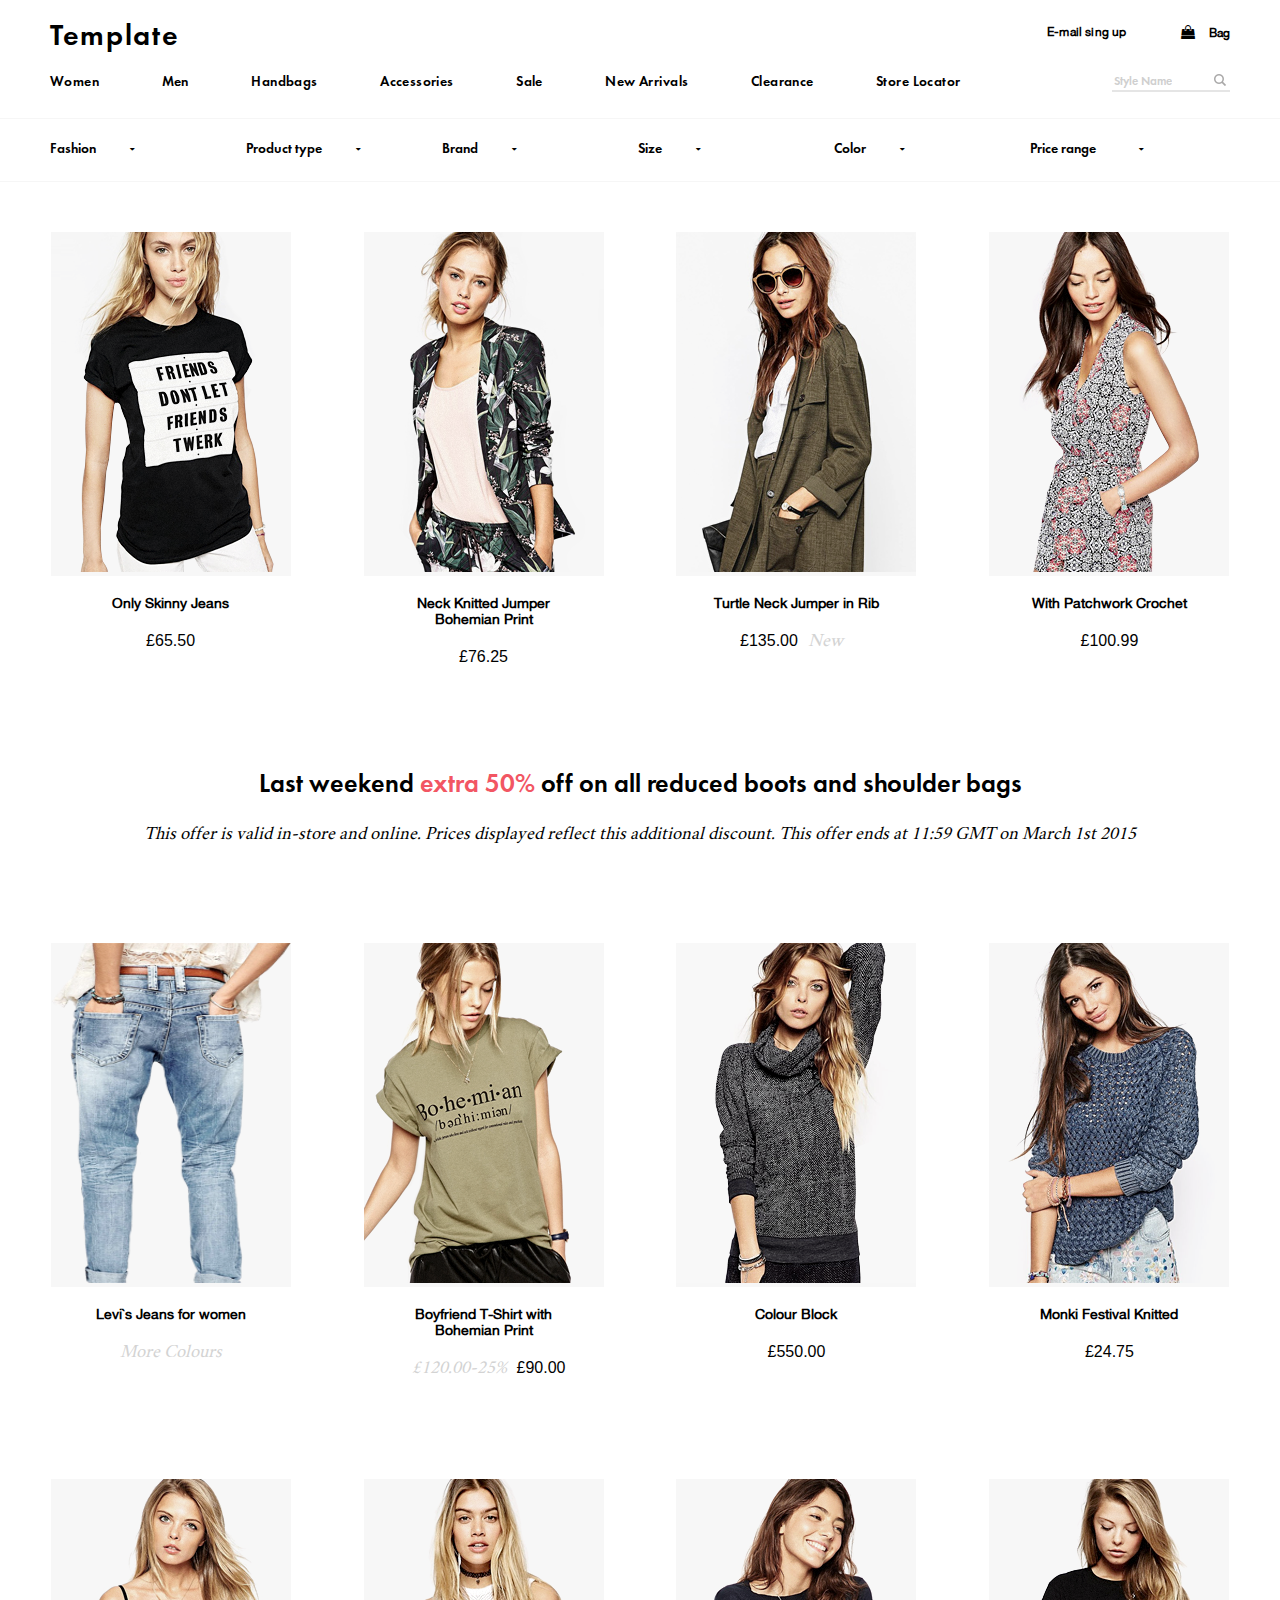
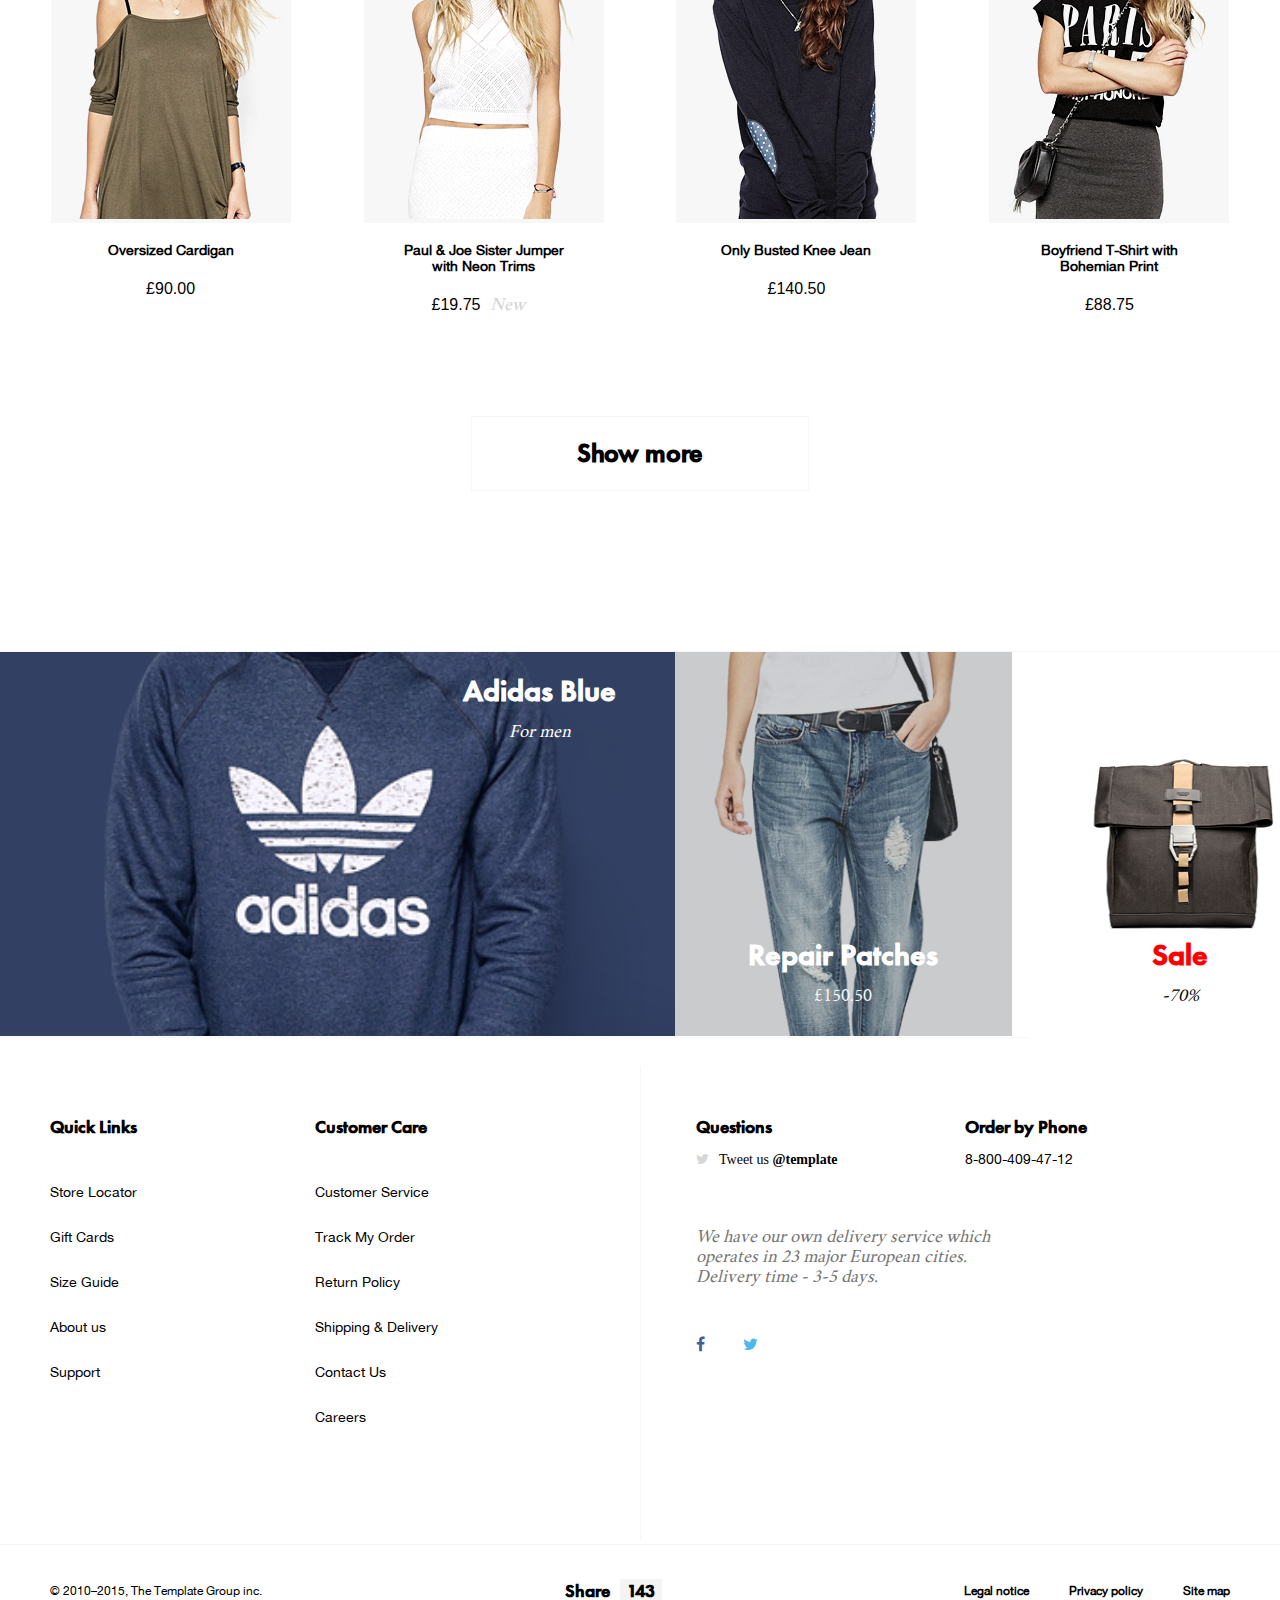
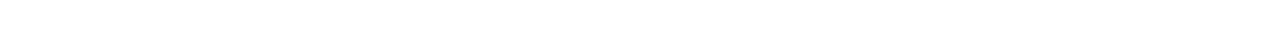
<file: catalog.html>
<!DOCTYPE html>
<html lang="en">
<head>
    <meta charset="UTF-8">
    <meta name="viewport" content="width=device-width">
    <link rel="stylesheet" href="css/normalize.css"/>
    <link rel="stylesheet" href="css/font.css"/>
    <link rel="stylesheet" href="font/font-awesome-4.6.3/css/font-awesome.min.css">
    <link rel="stylesheet" href="css/start-style.css"/>
    <link rel="stylesheet" href="css/style.css"/>
    <link rel="stylesheet" href="css/animate.css"/>
    <script src="js/common/jquery-3.1.0.min.js"></script>
    <script src="js/basket.js"></script>
    <script src ="js/start.js"></script>
    <script src="js/DragController.js   "></script>
    <script src="js/range.js"></script>
    <script src = "javascripts/main.js"></script>
    <title>Catalog</title>
</head>
<body>
<header>
    <div class="container clearfix">
        <a href="start.html" class="logo">Template</a>
        <a href="start.html" class="logo mobile">TL</a>
        <a href="shopping-bag.html" class="bag"><i class="fa fa-shopping-bag"></i>Bag</a>
        <a href="" class="sign-in-link">E-mail sing up</a>
        <div class="main-menu-icon-mobile"></div>
        <div class="clearfix"></div>
        <nav class="main-menu">
            <ul>
                <li><a href="catalog.html">Women</a></li>
                <li><a href="catalog.html">Men</a></li>
                <li><a href="catalog.html">Handbags</a></li>
                <li><a href="catalog.html">Accessories</a></li>
                <li><a href="catalog.html">Sale</a></li>
                <li><a href="catalog.html">New Arrivals</a></li>
                <li><a href="catalog.html">Clearance</a></li>
                <li><a href="#">Store Locator</a></li>
                <div class="search clearfix">
                    <input type="submit" class="search-btn" value="&nbsp;"/>
                    <input type="search" placeholder="Style Name"/>
                </div>
            </ul>
        </nav>
        <div class="search clearfix">
            <input type="submit" class="search-btn" value="&nbsp;"/>
            <input type="search" placeholder="Style Name"/>
        </div>
    </div>
</header>
<section class="filters">
    <div class="left-filter"></div>
    <div class="right-filter"></div>
    <div class="container">
        <div class="filter  filter-by-style">
            <span>Fashion</span><span class="icon-filter"><i class="fa fa-caret-down" aria-hidden="true"></i></span>
            <span class="selected-filters"></span>
            <div class="multiselect desktop">
                <ul>
                    <li>Casual</li>
                    <li>Vintage</li>
                    <li>Sport</li>
                    <li>Kids</li>
                    <li>Lifestyle</li>
                </ul>
            </div>
        </div>
        <div class="filter filter-by-product">
            <span>Product type</span><span class="icon-filter"><i class="fa fa-caret-down" aria-hidden="true"></i></span>
            <span class="selected-filters"></span>
            <div class="multiselect desktop">
                <ul>
                    <li>Jackets</li>
                    <li>Coats</li>
                    <li>Shorts</li>
                    <li>Shoes</li>
                    <li>Hats</li>
                </ul>
            </div>
        </div>
        <div class="filter filter-by-brand">
            <span>Brand</span><span class="icon-filter"><i class="fa fa-caret-down" aria-hidden="true"></i></span>
            <span class="selected-filters"></span>
            <div class="multiselect desktop">
                <ul>
                    <li>Adidas</li>
                    <li>Nike</li>
                    <li>Fjallraven</li>
                    <li>Napapijri</li>
                    <li>Mammut</li>
                </ul>
            </div>
        </div>
        <div class="filter filter-by-size">
            <span>Size</span><span class="icon-filter"><i class="fa fa-caret-down" aria-hidden="true"></i></span>
            <span class="selected-filters"></span>
            <div class="multiselect desktop">
                <ul>
                    <li>XS</li>
                    <li>S</li>
                    <li>M</li>
                    <li>L</li>
                    <li>XL</li>
                </ul>
            </div>
        </div>
        <div class="filter filter-by-color">
            <span>Color</span><span class="icon-filter"><i class="fa fa-caret-down" aria-hidden="true"></i></span>
            <span class="selected-filters"></span>
            <div class="multiselect desktop">
                <ul>
                    <li>Blue</li>
                    <li>Red</li>
                    <li>White</li>
                    <li>Black</li>
                    <li>Green</li>
                </ul>
            </div>
        </div>
        <div class="filter filter-by-price">
            <span>Price range</span>
            <span class="selected-filters"></span>
            <span class="min-value">£ 12.00</span>
            <span class="current-value">&nbsp;
            </span>
            <span class="max-value">£ 650.00</span>
            <span class="icon-filter"><i class="fa fa-caret-down" aria-hidden="true"></i></span>
            <div class="range" id="range">
                <div class="thumb thumb-left"></div>
                <div class="thumb thumb-right"></div>
            </div>
        </div>
        <div class="mobile-icon"><i class="fa fa-caret-down" aria-hidden="true"></i></div>
        </div>
        <div class="multiselect mobile" id="multimobile">
            <div class="droppable">
                <span>Drag and select</span>
            </div>
            <span class="header-mobile-filter">Fashion</span>
            <ul class="filter-by-style">
                <li class="no-selected">No selected<span>,</span></li>
                <li class="draggable">Casual,</li>
                <li class="draggable">Vintage,</li>
                <li class="draggable">Sport,</li>
                <li class="draggable">Kids,</li>
                <li class="draggable">Lifestyle,</li>
            </ul>
            <span class="header-mobile-filter">Product</span>
            <ul class="filter-by-product">
                <li class="no-selected">No selected<span>,</span></li>
                <li class="draggable">Jackets,</li>
                <li class="draggable">Coats,</li>
                <li class="draggable">Shorts,</li>
                <li class="draggable">Shoes,</li>
                <li class="draggable">Hats,</li>

            </ul>
            <span class="header-mobile-filter">Brand</span>
            <ul class="filter-by-brand">
                <li class="no-selected">No selected<span>,</span></li>
                <li class="draggable">Adidas,</li>
                <li class="draggable">Nike,</li>
                <li class="draggable">Fjallraven,</li>
                <li class="draggable">Napapijri,</li>
                <li class="draggable">Mammut,</li>
            </ul>
            <span class="header-mobile-filter">Size</span>
            <ul class="filter-by-size">
                <li class="no-selected">No selected<span>,</span></li>
                <li class="draggable">XS,</li>
                <li class="draggable">S,</li>
                <li class="draggable">M,</li>
                <li class="draggable">L,</li>
                <li class="draggable">XL,</li>
            </ul>
            <span class="header-mobile-filter">Color</span>
            <ul class="filter-by-color">
                <li class="no-selected">No selected<span>,</span></li>
                <li class="draggable">Blue,</li>
                <li class="draggable">Red,</li>
                <li class="draggable">White,</li>
                <li class="draggable">Black,</li>
                <li class="draggable">Green,</li>
            </ul>
            <span class="header-mobile-filter">Price</span>
            <ul class="filter-by-price">
                <li class="no-selected">No selected<span>,</span></li>
                <li class="draggable">£0 - £50,</li>
                <li class="draggable">£50 - £100,</li>
                <li class="draggable">£100 - £150,</li>
                <li class="draggable">£150 - £300,</li>
                <li class="draggable">£300+</li>
            </ul>
        </div>
</section>
<div id="podlogka"></div>
<main>
<section class="items catalog">
    <div class=" container clearfix">
        <div class="item-container">
            <a class="item" href="item.html">
                <figure class="image-of-item"><img src="img/catalog-item-img1.png" alt=""/></figure>
                <h4 class="name-of-item">Only Skinny Jeans</h4>
                <span class="price">£65.50</span></a>
            <a class="item" href="item.html">
                <figure class="image-of-item"><img src="img/photo-item.png" alt=""/></figure>
                <h4 class="name-of-item">Neck Knitted Jumper<br>
                    Bohemian Print</h4>
                <span class="price">£76.25</span></a>
            <a class="item" href="item3.html">
                <figure class="image-of-item"><img src="img/catalog-item-img3.png" alt=""/></figure>
                <h4 class="name-of-item">Turtle Neck Jumper in Rib</h4>
                <span class="price">£135.00</span><span class="descr">New</span>
            </a>
            <a class="item" href="item2.html">
                <figure class="image-of-item"><img src="img/catalog-item-img4.png" alt=""/></figure>
                <h4 class="name-of-item">With Patchwork Crochet</h4>
                <span class="price">£100.99</span></a>
        </div>
        <section class="promo">
            <p>Last weekend <span>extra 50%</span> off on all reduced boots and shoulder bags</p>
            <p>This offer is valid in-store and online. Prices displayed reflect this additional discount. This offer ends at 11:59 GMT on March 1st 2015</p>
        </section>
        <div class="item-container">
            <a class="item levis" href="item2.html">
                <figure class="image-of-item">
                    <img src="img/catalog-item-img-levis.png" alt=""/>
                    <img src="img/levis-tabler.png" alt=""/>
                    <div class="hover-effect">
                        </div>
                    <div class="name-and-description-of-hover-effect">
                        <span class="name-hover-effect">Levis</span>
                        <span class="descr-hover-effect">Buyer`s choise</span>
                    </div>
                </figure>
                <h4 class="name-of-item">Levi`s Jeans for women</h4>
                <span class="descr">More Colours</span></a>
            <a class="item" href="item.html">
                <figure class="image-of-item"><img src="img/catalog-item-img6.png" alt=""/></figure>
                <h4 class="name-of-item">Boyfriend T-Shirt with<br>
                    Bohemian Print</h4>
                <span class="descr">£120.00-25%</span><span class="price">£90.00</span></a>
            <a class="item" href="item.html">
                <figure class="image-of-item"><img src="img/catalog-item-img7.png" alt=""/></figure>
                <h4 class="name-of-item">Colour Block</h4>
                <span class="price">£550.00</span></a>
            <a class="item" href="#">
                <figure class="image-of-item"><img src="img/catalog-item-img8.png" alt=""/></figure>
                <h4 class="name-of-item">Monki Festival Knitted</h4>
                <span class="price">£24.75</span></a>
        </div>
        <div class="item-container">
            <a class="item" href="item3.html">
                <figure class="image-of-item"><img src="img/catalog-item-img9.png" alt=""/>
                </figure>
                <h4 class="name-of-item">Oversized Cardigan</h4>
                <span class="price">£90.00</span></a>
            <a class="item" href="item.html">
                <figure class="image-of-item"><img src="img/catalog-item-img10.png" alt=""/></figure>
                <h4 class="name-of-item">Paul & Joe Sister Jumper<br>
                    with Neon Trims</h4>
                <span class="price">£19.75</span><span class="descr">New</span></a>
            <div class="item">
                <a href="item3.html" class="big-link-item"></a>
                <figure class="image-of-item">
                    <img src="img/catalog-item-img11.png" alt=""/>
                    <div class="hover-effect">
                    </div>
                    <div class="name-and-description-of-hover-effect quick-links">
                        <a href="item3.html" class="name-hover-effect">Quick view</a>
                        <a href="item3.html" class="descr-hover-effect">More photos</a>
                    </div>
                </figure>
                <h4 class="name-of-item">Only Busted Knee Jean</h4>
                <span class="price">£140.50</span></div>
            <a class="item" href="#item3.html">
                <figure class="image-of-item"><img src="img/catalog-item-img12.png" alt=""/></figure>
                <h4 class="name-of-item">Boyfriend T-Shirt with<br>
                    Bohemian Print</h4></h4>
                <span class="price">£88.75</span></a>
        </div>
        <div class="item-container tablet">
            <a class="item" href="item.html">
                <figure class="image-of-item"><img src="img/catalog-item-img12.png" alt=""/></figure>
                <h4 class="name-of-item">Boyfriend T-Shirt with<br>
                    Bohemian Print</h4></h4>
                <span class="price">£88.75</span></a>
            <a class="item" href="item2.html">
                <figure class="image-of-item"><img src="img/catalog-item-img8.png" alt=""/></figure>
                <h4 class="name-of-item">Monki Festival Knitted</h4>
                <span class="price">£24.75</span></a>
            <a class="item" href="#">
                <figure class="image-of-item"><img src="img/catalog-item-img4.png" alt=""/></figure>
                <h4 class="name-of-item">With Patchwork Crochet</h4>
                <span class="price">£100.99</span></a>
        </div>
        <div class="item-container hidden">
            <a class="item" href="item.html">
                <figure class="image-of-item"><img src="img/catalog-item-img1.png" alt=""/></figure>
                <h4 class="name-of-item">Only Skinny Jeans</h4>
                <span class="price">£65.50</span></a>
            <a class="item" href="item.html">
                <figure class="image-of-item"><img src="img/photo-item.png" alt=""/></figure>
                <h4 class="name-of-item">Neck Knitted Jumper<br>
                    Bohemian Print</h4>
                <span class="price">£76.25</span></a>
            <a class="item" href="item3.html">
                <figure class="image-of-item"><img src="img/catalog-item-img3.png" alt=""/></figure>
                <h4 class="name-of-item">Turtle Neck Jumper in Rib</h4>
                <span class="price">£135.00</span><span class="descr">New</span>
            </a>
            <a class="item" href="item2.html">
                <figure class="image-of-item"><img src="img/catalog-item-img4.png" alt=""/></figure>
                <h4 class="name-of-item">With Patchwork Crochet</h4>
                <span class="price">£100.99</span></a>
        </div>
        <button class="btn btn-more">Show more</button>
        </div>
</section>
    <section class="catalog-banners">
        <a href="item.html" class="upper-link-carousel-left">
            <img src="img/photo_fin1.png" alt=""/>
            <div class="name-and-description-of-banner">
                <h3 class="name-of-banner">Adidas Blue</h3>
                <span class="description-of-banner">For men</span>
            </div>
        </a>
        <a href="item2.html" class="link-carousel">
            <img class="jeans" src="img/jeans.png" alt=""/>
            <div class="name-and-description-of-banner">
                <h3 class="name-of-banner">Repair Patches</h3>
                <span class="description-of-banner">£150.50</span>
            </div>
        </a>
        <a href="catalog.html" class="link-carousel bag">
            <img  src="img/bag.png" alt=""/>
            <div class="name-and-description-of-banner">
                <h3 class="name-of-banner">Sale</h3>
                <span class="description-of-banner">-70%</span>
            </div>
        </a>
    </section>
<section class="feedback">
    <div class="container clearfix">
        <div class="feedback-column">
            <h4>Quick Links</h4>
            <ul>
                <li><a href="">Store Locator</a></li>
                <li><a href="">Gift Cards</a></li>
                <li><a href="">Size Guide</a></li>
                <li><a href="">About us</a></li>
                <li><a href="">Support</a></li>
            </ul>
        </div>
        <div class="feedback-column">
            <h4>Customer Care</h4>
            <ul>
                <li><a href="">Customer Service</a></li>
                <li><a href="">Track My Order</a></li>
                <li><a href="">Return Policy</a></li>
                <li><a href="">Shipping & Delivery</a></li>
                <li><a href="">Contact Us</a></li>
                <li><a href="">Careers</a></li>
            </ul>
        </div>
        <div class="feedback-column">
            <h4>Questions</h4>
            <p> <i class="fa fa-twitter"></i>Tweet us <b>@template</b></p>
            <p class="question-descr">We have our own delivery service which operates in 23 major European cities. Delivery time - 3-5 days.</p>
            <div class="phone-tablet">
                <h4>Order by Phone</h4>
                <span>8-800-409-47-12</span>
            </div>
            <div class="social">
                <a href="http://facebook.com" class="btn-social btn-social-fb"><i class="fa fa-facebook"></i> &nbsp;</a>
                <a href="http://twitter.com" class="btn-social btn-social-twitter"><i class="fa fa-twitter"></i>&nbsp;</a>
            </div>
        </div>
        <div class="feedback-column">
            <h4>Order by Phone</h4>
            <span>8-800-409-47-12</span>
        </div>
    </div>
    <div class="clearfix"></div>
</section>
<section class="mobile-foot">
    <div class="container">
        <section class="footer-right">
            <a href="#">Legal notice</a><a href="#">Privacy policy</a><a href="#">Site map</a>
        </section>
        <div class="social">
            <a href="http://facebook.com" class="btn-social btn-social-fb"><i class="fa fa-facebook"></i> &nbsp;</a>
            <a href="http://twitter.com" class="btn-social btn-social-twitter"><i class="fa fa-twitter"></i>&nbsp;</a>
        </div>
    </div>

</section>
</main>
<footer>
    <div class="container">
        <section class="footer-left">
            <span class="copyright">© 2010–2015, The Template Group inc.</span>
        </section>
        <span class="share"><b>Share</b><span class="count">143</span></span>
        <section class="footer-right">
            <a href="#">Legal notice</a><a href="#">Privacy policy</a><a href="#">Site map</a>
        </section>
    </div>

</footer>
</body>
</html>
</file>
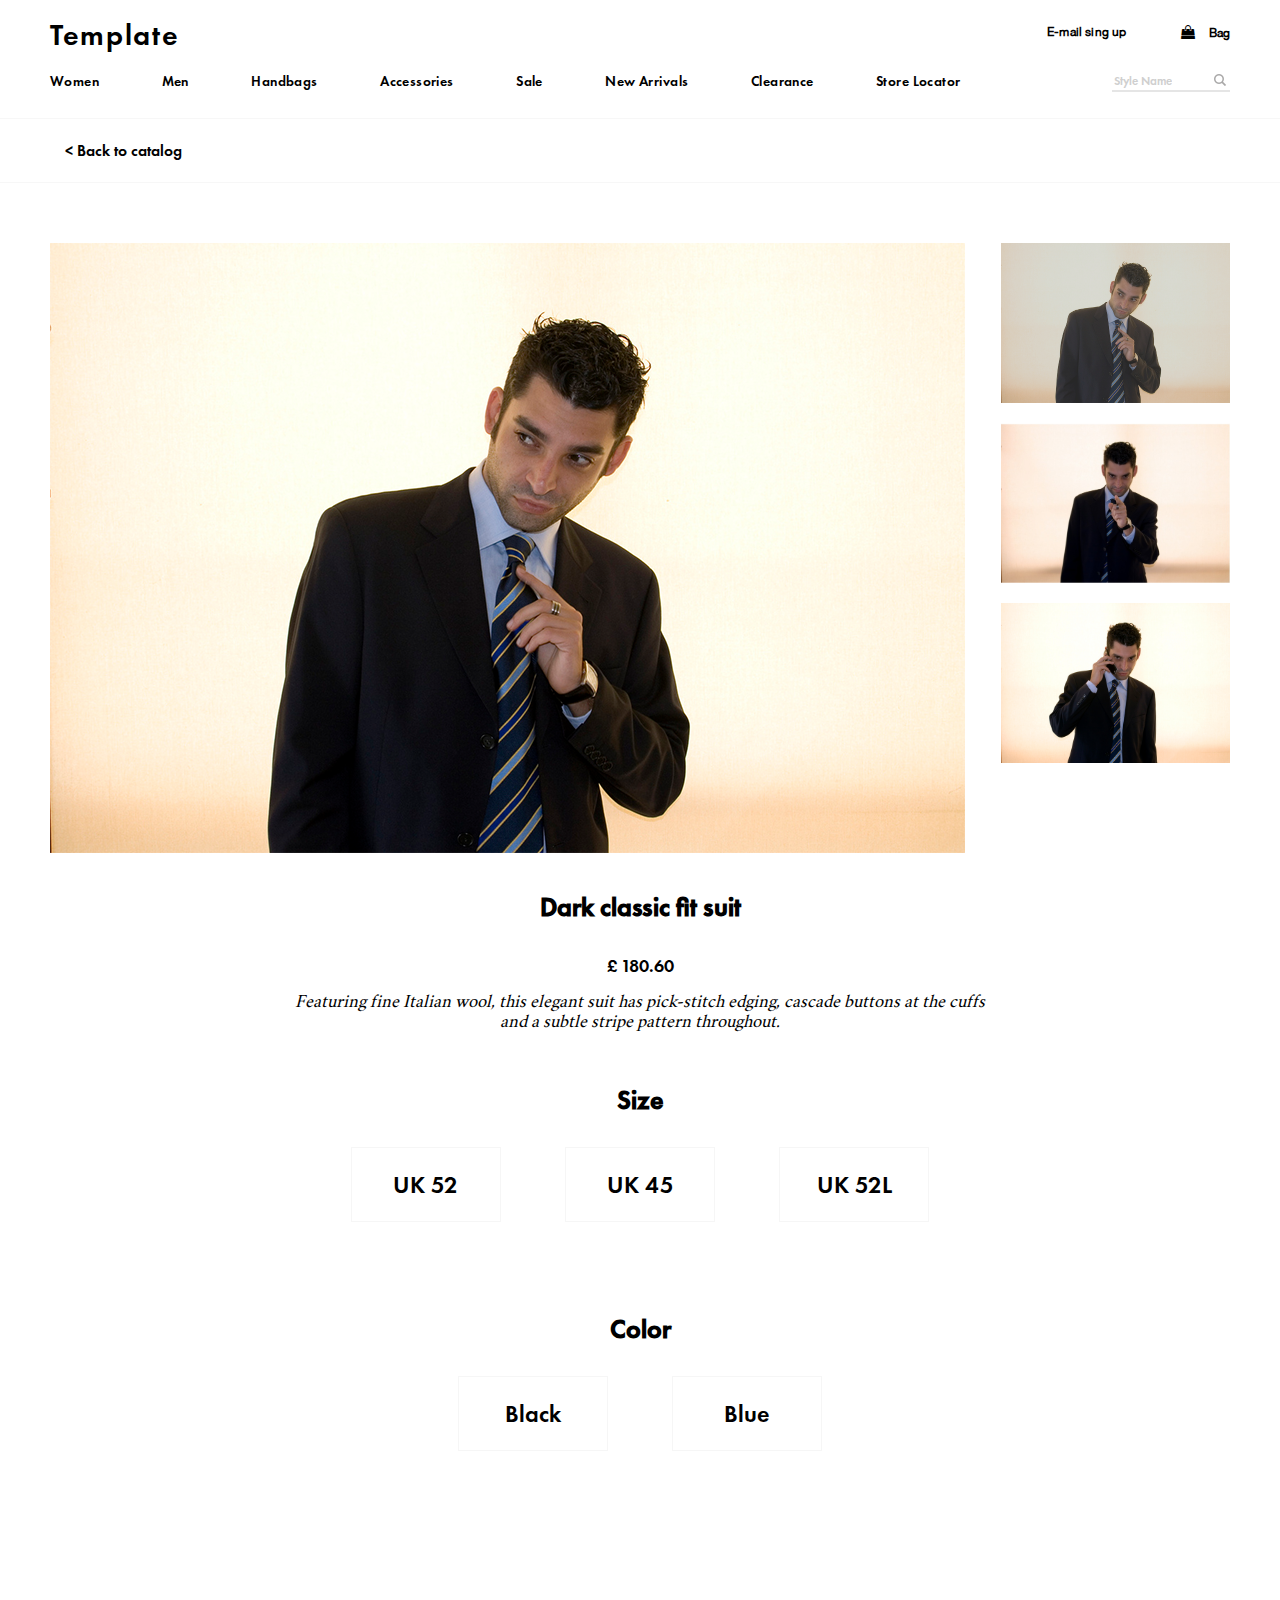
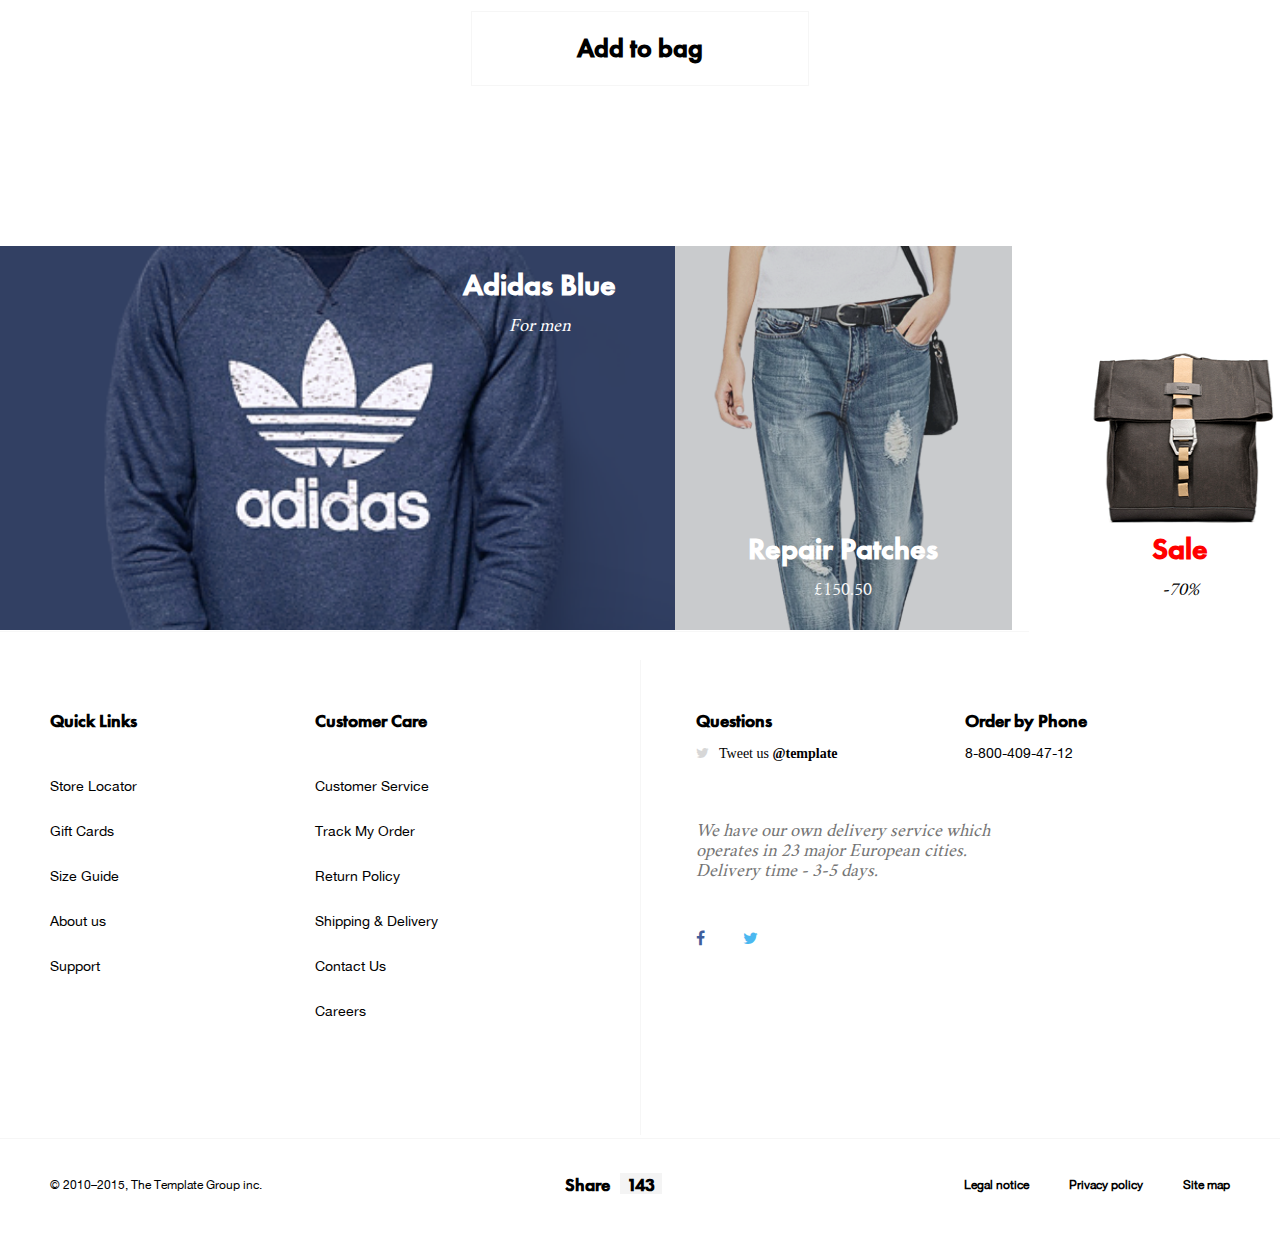
<file: item.html>
<!DOCTYPE html>
<html lang="en">
<head>
    <meta charset="UTF-8">
    <title></title>
</head>
<body>
<!DOCTYPE html>
<html lang="en">
<head>
    <meta charset="UTF-8">
    <meta name="viewport" content="width=device-width">
    <link rel="stylesheet" href="css/normalize.css"/>
    <link rel="stylesheet" href="css/font.css"/>
    <link rel="stylesheet" href="font/font-awesome-4.6.3/css/font-awesome.min.css">
    <link rel="stylesheet" href="css/start-style.css"/>
    <link rel="stylesheet" href="css/style.css"/>
    <link rel="stylesheet" href="css/animate.css"/>
    <script src="js/common/jquery-3.1.0.min.js"></script>
    <script src="js/DragController.js"></script>
    <script src ="js/start.js"></script>
    <script src="js/basket.js"></script>
    <title>Catalog</title>
</head>
<body>
<header>
    <div class="container clearfix">
        <a href="start.html" class="logo">Template</a>
        <a href="start.html" class="logo mobile">TL</a>
        <a href="shopping-bag.html" class="bag"><i class="fa fa-shopping-bag"></i>Bag</a>
        <a href="" class="sign-in-link">E-mail sing up</a>
        <div class="main-menu-icon-mobile"></div>
        <div class="clearfix"></div>
        <nav class="main-menu">
            <ul>
                <li><a href="catalog.html">Women</a></li>
                <li><a href="catalog.html">Men</a></li>
                <li><a href="catalog.html">Handbags</a></li>
                <li><a href="catalog.html">Accessories</a></li>
                <li><a href="catalog.html">Sale</a></li>
                <li><a href="catalog.html">New Arrivals</a></li>
                <li><a href="catalog.html">Clearance</a></li>
                <li><a href="#">Store Locator</a></li>
                <div class="search clearfix">
                    <input type="submit" class="search-btn" value="&nbsp;"/>
                    <input type="search" placeholder="Style Name"/>
                </div>
            </ul>
        </nav>
        <div class="search clearfix">
            <input type="submit" class="search-btn" value="&nbsp;"/>
            <input type="search" placeholder="Style Name"/>
        </div>
    </div>
</header>
<main>
    <div class="navigation-item">
        <div class="container clearfix">
        <a href="catalog.html">Back to catalog</a>
            </div>
    </div>
    <div class="item-page">
    <div class="container clearfix">
        <figure class="preview">
            <div class="main-img">
                    <img src="img/item-preview-img.png">
                </div>
            <div class="pre-img">
                <div class="img-item active">
                    <div class="active-item-light"></div>
                    <img src="img/item-preview-img.png">
                </div>
                <div class="img-item">
                    <div class="active-item-light"></div>
                    <img src="img/item-preview-img2.png">
                </div>
                <div class="img-item">
                    <div class="active-item-light"></div>
                    <img src="img/item-preview-img3.png">
                </div>
            </div>
        </figure>
        <div class="clearfix"></div>
        <div class="description-item">
            <h4>Dark classic fit suit</h4>
            <span class="price">£ 180.60</span>
            <p>Featuring fine Italian wool, this elegant suit has pick-stitch edging, cascade buttons at the cuffs<br/>
                and a subtle stripe pattern throughout. </p>
        </div>
        <div class="size clearfix">
            <h4>Size</h4>
            <button class="block-size" data-size="52">UK 52</button>
            <button class="block-size" data-size="45">UK 45</button>
            <button class="block-size" data-size="52L">UK 52L</button>
        </div>
        <div class="color clearfix">
            <h4>Color</h4>
            <button class="block-color" data-color = "black">Black</button>
            <button class="block-color" data-color="blue">Blue</button>
        </div>
        <button class="btn btn-add disabled" data-id="0">Add to bag</button>
    </div>
    </div>
    <section class="catalog-banners">
        <a href="item.html" class="upper-link-carousel-left">
            <img src="img/photo_fin1.png" alt=""/>
            <div class="name-and-description-of-banner">
                <h3 class="name-of-banner">Adidas Blue</h3>
                <span class="description-of-banner">For men</span>
            </div>
        </a>
        <a href="item2.html" class="link-carousel">
            <img class="jeans" src="img/jeans.png" alt=""/>
            <div class="name-and-description-of-banner">
                <h3 class="name-of-banner">Repair Patches</h3>
                <span class="description-of-banner">£150.50</span>
            </div>
        </a>
        <a href="catalog.html" class="link-carousel bag">
            <img  src="img/bag.png" alt=""/>
            <div class="name-and-description-of-banner">
                <h3 class="name-of-banner">Sale</h3>
                <span class="description-of-banner">-70%</span>
            </div>
        </a>
    </section>
    <section class="feedback">
        <div class="container clearfix">
            <div class="feedback-column">
                <h4>Quick Links</h4>
                <ul>
                    <li><a href="">Store Locator</a></li>
                    <li><a href="">Gift Cards</a></li>
                    <li><a href="">Size Guide</a></li>
                    <li><a href="">About us</a></li>
                    <li><a href="">Support</a></li>
                </ul>
            </div>
            <div class="feedback-column">
                <h4>Customer Care</h4>
                <ul>
                    <li><a href="">Customer Service</a></li>
                    <li><a href="">Track My Order</a></li>
                    <li><a href="">Return Policy</a></li>
                    <li><a href="">Shipping & Delivery</a></li>
                    <li><a href="">Contact Us</a></li>
                    <li><a href="">Careers</a></li>
                </ul>
            </div>
            <div class="feedback-column">
                <h4>Questions</h4>
                <p> <i class="fa fa-twitter"></i>Tweet us <b>@template</b></p>
                <p class="question-descr">We have our own delivery service which operates in 23 major European cities. Delivery time - 3-5 days.</p>
                <div class="phone-tablet">
                    <h4>Order by Phone</h4>
                    <span>8-800-409-47-12</span>
                </div>
                <div class="social">
                    <a href="http://facebook.com" class="btn-social btn-social-fb"><i class="fa fa-facebook"></i> &nbsp;</a>
                    <a href="http://twitter.com" class="btn-social btn-social-twitter"><i class="fa fa-twitter"></i>&nbsp;</a>
                </div>
            </div>
            <div class="feedback-column">
                <h4>Order by Phone</h4>
                <span>8-800-409-47-12</span>
            </div>
        </div>
        <div class="clearfix"></div>
    </section>
    <section class="mobile-foot">
        <div class="container">
            <section class="footer-right">
                <a href="#">Legal notice</a><a href="#">Privacy policy</a><a href="#">Site map</a>
            </section>
            <div class="social">
                <a href="http://facebook.com" class="btn-social btn-social-fb"><i class="fa fa-facebook"></i> &nbsp;</a>
                <a href="http://twitter.com" class="btn-social btn-social-twitter"><i class="fa fa-twitter"></i>&nbsp;</a>
            </div>
        </div>

    </section>
</main>
<footer>
    <div class="container">
        <section class="footer-left">
            <span class="copyright">© 2010–2015, The Template Group inc.</span>
        </section>
        <span class="share"><b>Share</b><span class="count">143</span></span>
        <section class="footer-right">
            <a href="#">Legal notice</a><a href="#">Privacy policy</a><a href="#">Site map</a>
        </section>
    </div>

</footer>
</body>
</html>
</file>
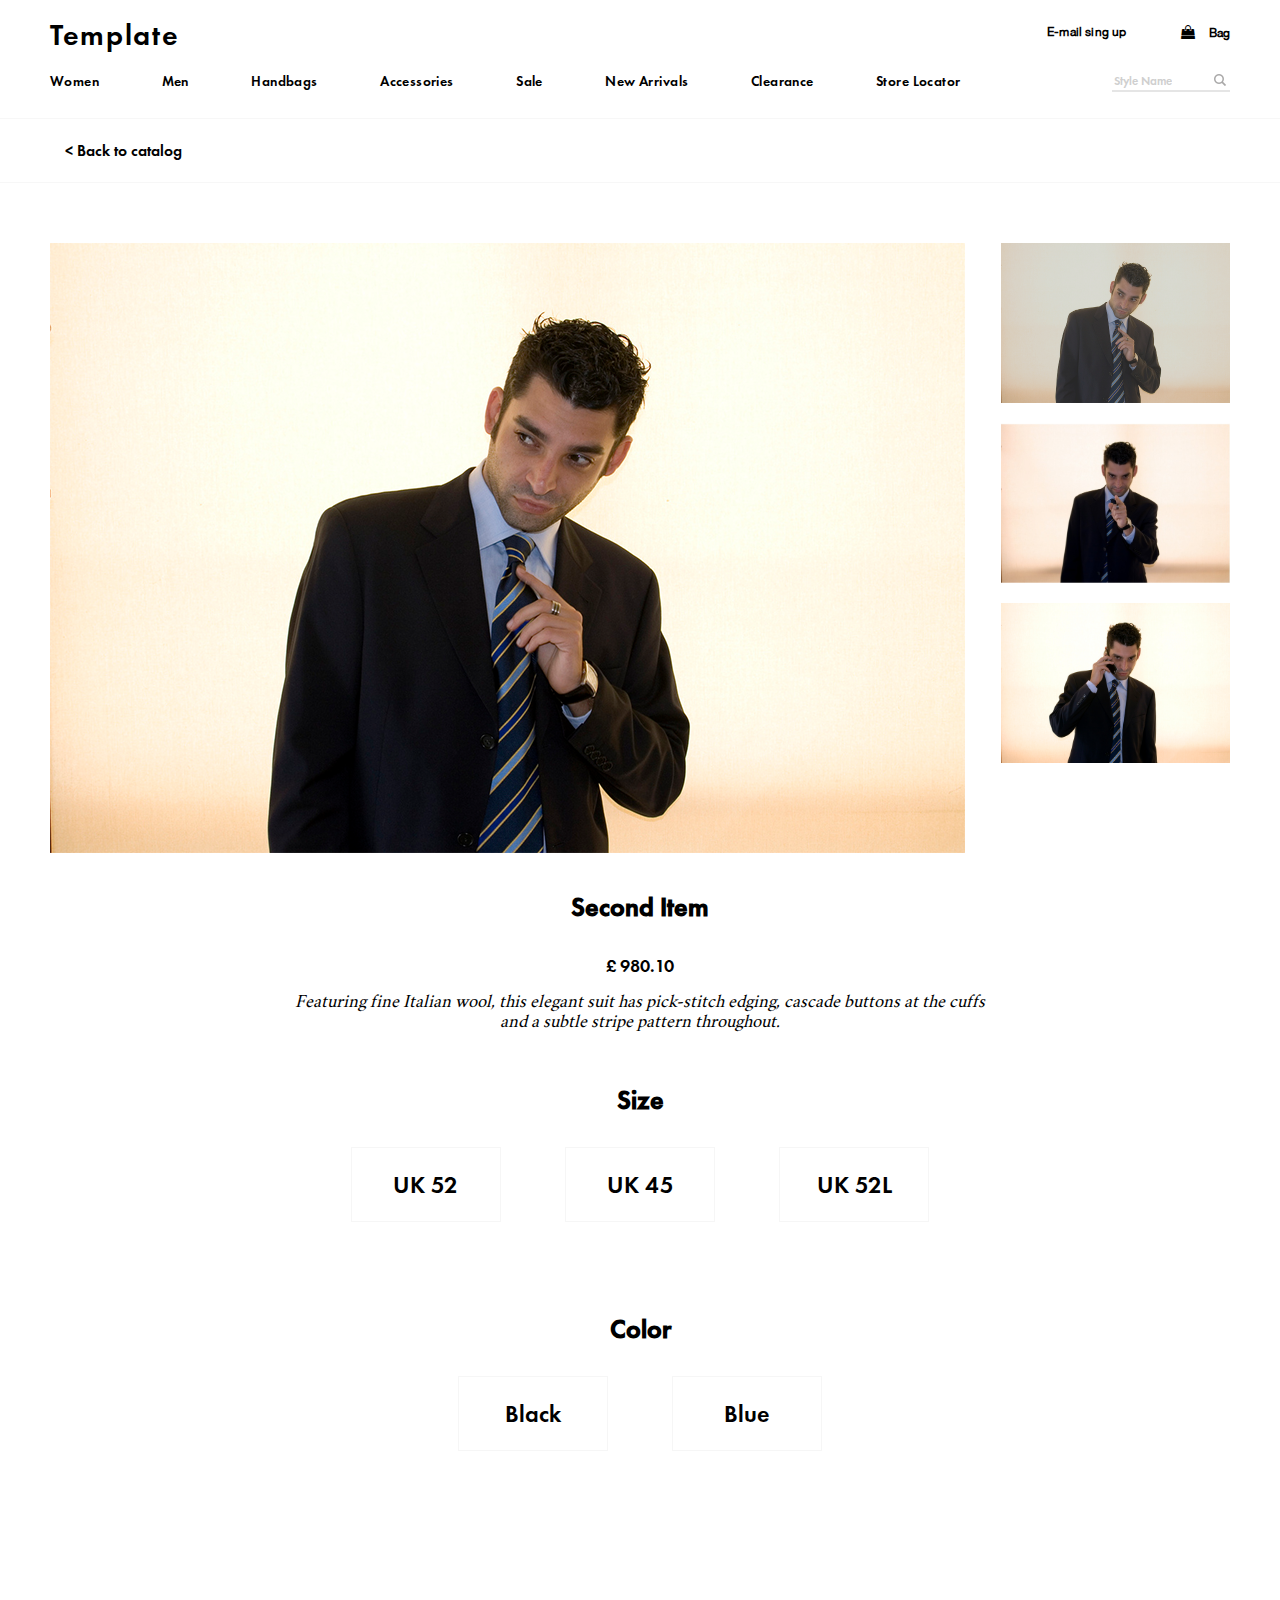
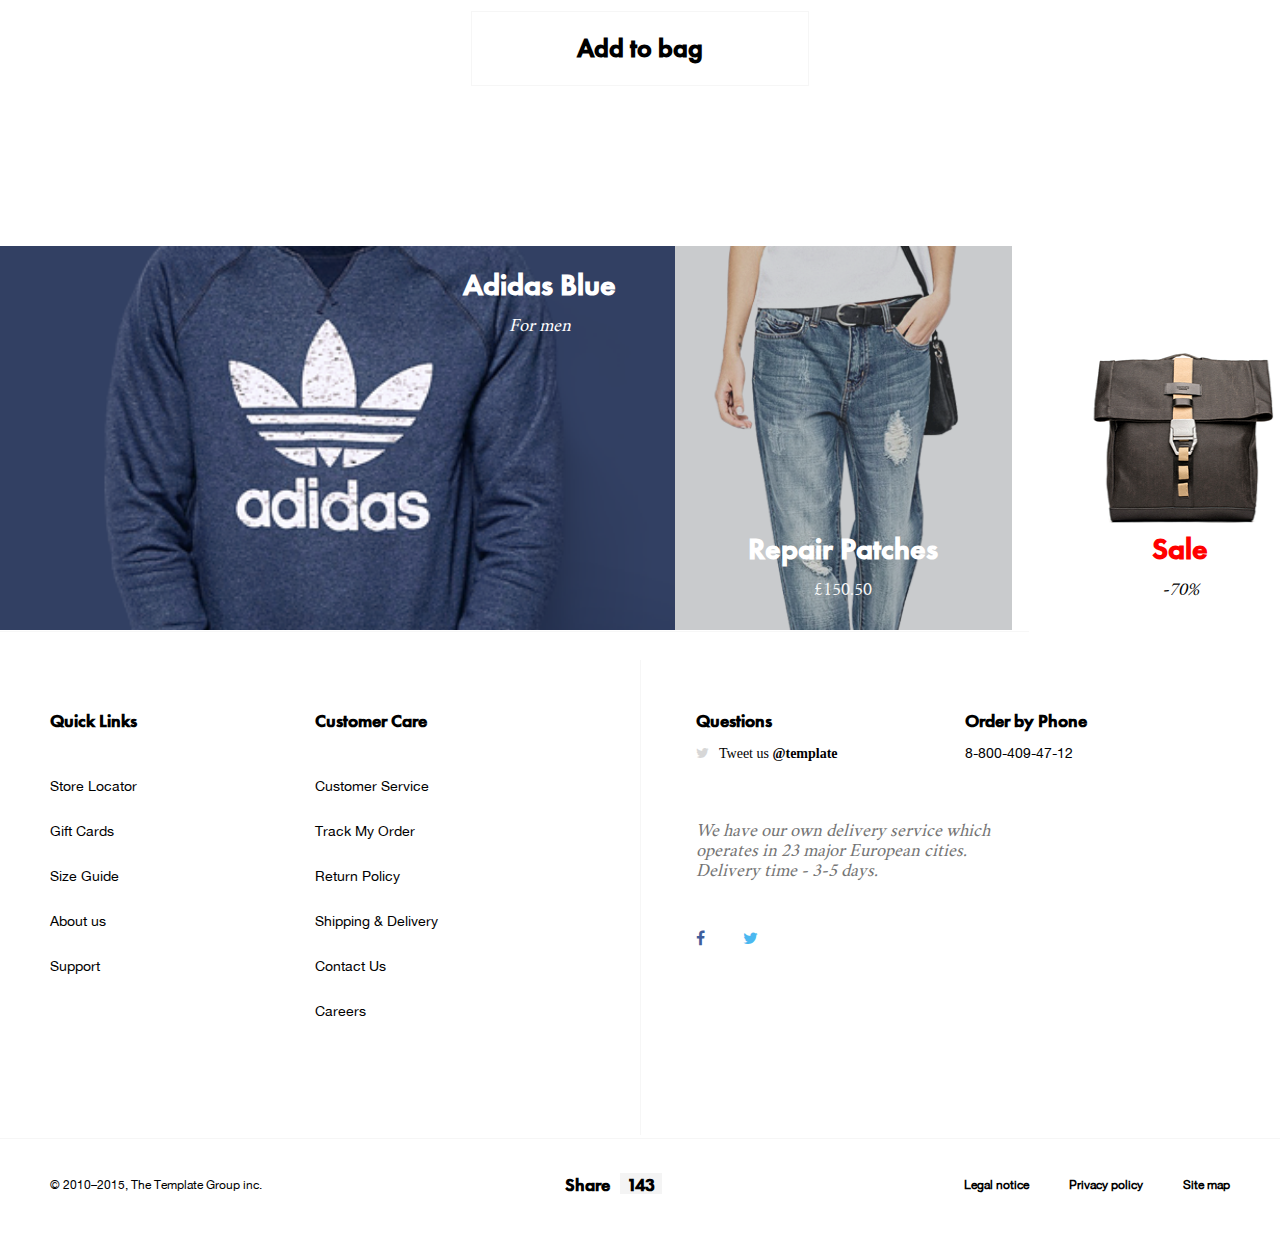
<file: item2.html>
<!DOCTYPE html>
<html lang="en">
<head>
    <meta charset="UTF-8">
    <title></title>
</head>
<body>
<!DOCTYPE html>
<html lang="en">
<head>
    <meta charset="UTF-8">
    <meta name="viewport" content="width=device-width">
    <link rel="stylesheet" href="css/normalize.css"/>
    <link rel="stylesheet" href="css/font.css"/>
    <link rel="stylesheet" href="font/font-awesome-4.6.3/css/font-awesome.min.css">
    <link rel="stylesheet" href="css/start-style.css"/>
    <link rel="stylesheet" href="css/style.css"/>
    <link rel="stylesheet" href="css/animate.css"/>
    <script src="js/common/jquery-3.1.0.min.js"></script>
    <script src="js/DragController.js"></script>
    <script src ="js/start.js"></script>
    <script src="js/basket.js"></script>
    <title>Catalog</title>
</head>
<body>
<header>
    <div class="container clearfix">
        <a href="start.html" class="logo">Template</a>
        <a href="start.html" class="logo mobile">TL</a>
        <a href="shopping-bag.html" class="bag"><i class="fa fa-shopping-bag"></i>Bag</a>
        <a href="" class="sign-in-link">E-mail sing up</a>
        <div class="main-menu-icon-mobile"></div>
        <div class="clearfix"></div>
        <nav class="main-menu">
            <ul>
                <li><a href="catalog.html">Women</a></li>
                <li><a href="catalog.html">Men</a></li>
                <li><a href="catalog.html">Handbags</a></li>
                <li><a href="catalog.html">Accessories</a></li>
                <li><a href="catalog.html">Sale</a></li>
                <li><a href="catalog.html">New Arrivals</a></li>
                <li><a href="catalog.html">Clearance</a></li>
                <li><a href="#">Store Locator</a></li>
                <div class="search clearfix">
                    <input type="submit" class="search-btn" value="&nbsp;"/>
                    <input type="search" placeholder="Style Name"/>
                </div>
            </ul>
        </nav>
        <div class="search clearfix">
            <input type="submit" class="search-btn" value="&nbsp;"/>
            <input type="search" placeholder="Style Name"/>
        </div>
    </div>
</header>
<main>
    <div class="navigation-item">
        <div class="container clearfix">
            <a href="catalog.html">Back to catalog</a>
        </div>
    </div>
    <div class="item-page">
        <div class="container clearfix">
            <figure class="preview">
                <div class="main-img">
                    <img src="img/item-preview-img.png">
                </div>
                <div class="pre-img">
                    <div class="img-item active">
                        <div class="active-item-light"></div>
                        <img src="img/item-preview-img.png">
                    </div>
                    <div class="img-item">
                        <div class="active-item-light"></div>
                        <img src="img/item-preview-img2.png">
                    </div>
                    <div class="img-item">
                        <div class="active-item-light"></div>
                        <img src="img/item-preview-img3.png">
                    </div>
                </div>
            </figure>
            <div class="clearfix"></div>
            <div class="description-item">
                <h4>Second Item</h4>
                <span class="price">£ 980.10</span>
                <p>Featuring fine Italian wool, this elegant suit has pick-stitch edging, cascade buttons at the cuffs<br/>
                    and a subtle stripe pattern throughout. </p>
            </div>
            <div class="size clearfix">
                <h4>Size</h4>
                <button class="block-size" data-size="52">UK 52</button>
                <button class="block-size" data-size="45">UK 45</button>
                <button class="block-size" data-size="52L">UK 52L</button>
            </div>
            <div class="color clearfix">
                <h4>Color</h4>
                <button class="block-color" data-color = "black">Black</button>
                <button class="block-color" data-color="blue">Blue</button>
            </div>
            <button class="btn btn-add disabled" data-id="7">Add to bag</button>
        </div>
    </div>
    <section class="catalog-banners">
        <a href="item.html" class="upper-link-carousel-left">
            <img src="img/photo_fin1.png" alt=""/>
            <div class="name-and-description-of-banner">
                <h3 class="name-of-banner">Adidas Blue</h3>
                <span class="description-of-banner">For men</span>
            </div>
        </a>
        <a href="item2.html" class="link-carousel">
            <img class="jeans" src="img/jeans.png" alt=""/>
            <div class="name-and-description-of-banner">
                <h3 class="name-of-banner">Repair Patches</h3>
                <span class="description-of-banner">£150.50</span>
            </div>
        </a>
        <a href="catalog.html" class="link-carousel bag">
            <img  src="img/bag.png" alt=""/>
            <div class="name-and-description-of-banner">
                <h3 class="name-of-banner">Sale</h3>
                <span class="description-of-banner">-70%</span>
            </div>
        </a>
    </section>
    <section class="feedback">
        <div class="container clearfix">
            <div class="feedback-column">
                <h4>Quick Links</h4>
                <ul>
                    <li><a href="">Store Locator</a></li>
                    <li><a href="">Gift Cards</a></li>
                    <li><a href="">Size Guide</a></li>
                    <li><a href="">About us</a></li>
                    <li><a href="">Support</a></li>
                </ul>
            </div>
            <div class="feedback-column">
                <h4>Customer Care</h4>
                <ul>
                    <li><a href="">Customer Service</a></li>
                    <li><a href="">Track My Order</a></li>
                    <li><a href="">Return Policy</a></li>
                    <li><a href="">Shipping & Delivery</a></li>
                    <li><a href="">Contact Us</a></li>
                    <li><a href="">Careers</a></li>
                </ul>
            </div>
            <div class="feedback-column">
                <h4>Questions</h4>
                <p> <i class="fa fa-twitter"></i>Tweet us <b>@template</b></p>
                <p class="question-descr">We have our own delivery service which operates in 23 major European cities. Delivery time - 3-5 days.</p>
                <div class="phone-tablet">
                    <h4>Order by Phone</h4>
                    <span>8-800-409-47-12</span>
                </div>
                <div class="social">
                    <a href="http://facebook.com" class="btn-social btn-social-fb"><i class="fa fa-facebook"></i> &nbsp;</a>
                    <a href="http://twitter.com" class="btn-social btn-social-twitter"><i class="fa fa-twitter"></i>&nbsp;</a>
                </div>
            </div>
            <div class="feedback-column">
                <h4>Order by Phone</h4>
                <span>8-800-409-47-12</span>
            </div>
        </div>
        <div class="clearfix"></div>
    </section>
    <section class="mobile-foot">
        <div class="container">
            <section class="footer-right">
                <a href="#">Legal notice</a><a href="#">Privacy policy</a><a href="#">Site map</a>
            </section>
            <div class="social">
                <a href="http://facebook.com" class="btn-social btn-social-fb"><i class="fa fa-facebook"></i> &nbsp;</a>
                <a href="http://twitter.com" class="btn-social btn-social-twitter"><i class="fa fa-twitter"></i>&nbsp;</a>
            </div>
        </div>

    </section>
</main>
<footer>
    <div class="container">
        <section class="footer-left">
            <span class="copyright">© 2010–2015, The Template Group inc.</span>
        </section>
        <span class="share"><b>Share</b><span class="count">143</span></span>
        <section class="footer-right">
            <a href="#">Legal notice</a><a href="#">Privacy policy</a><a href="#">Site map</a>
        </section>
    </div>

</footer>
</body>
</html>
</file>
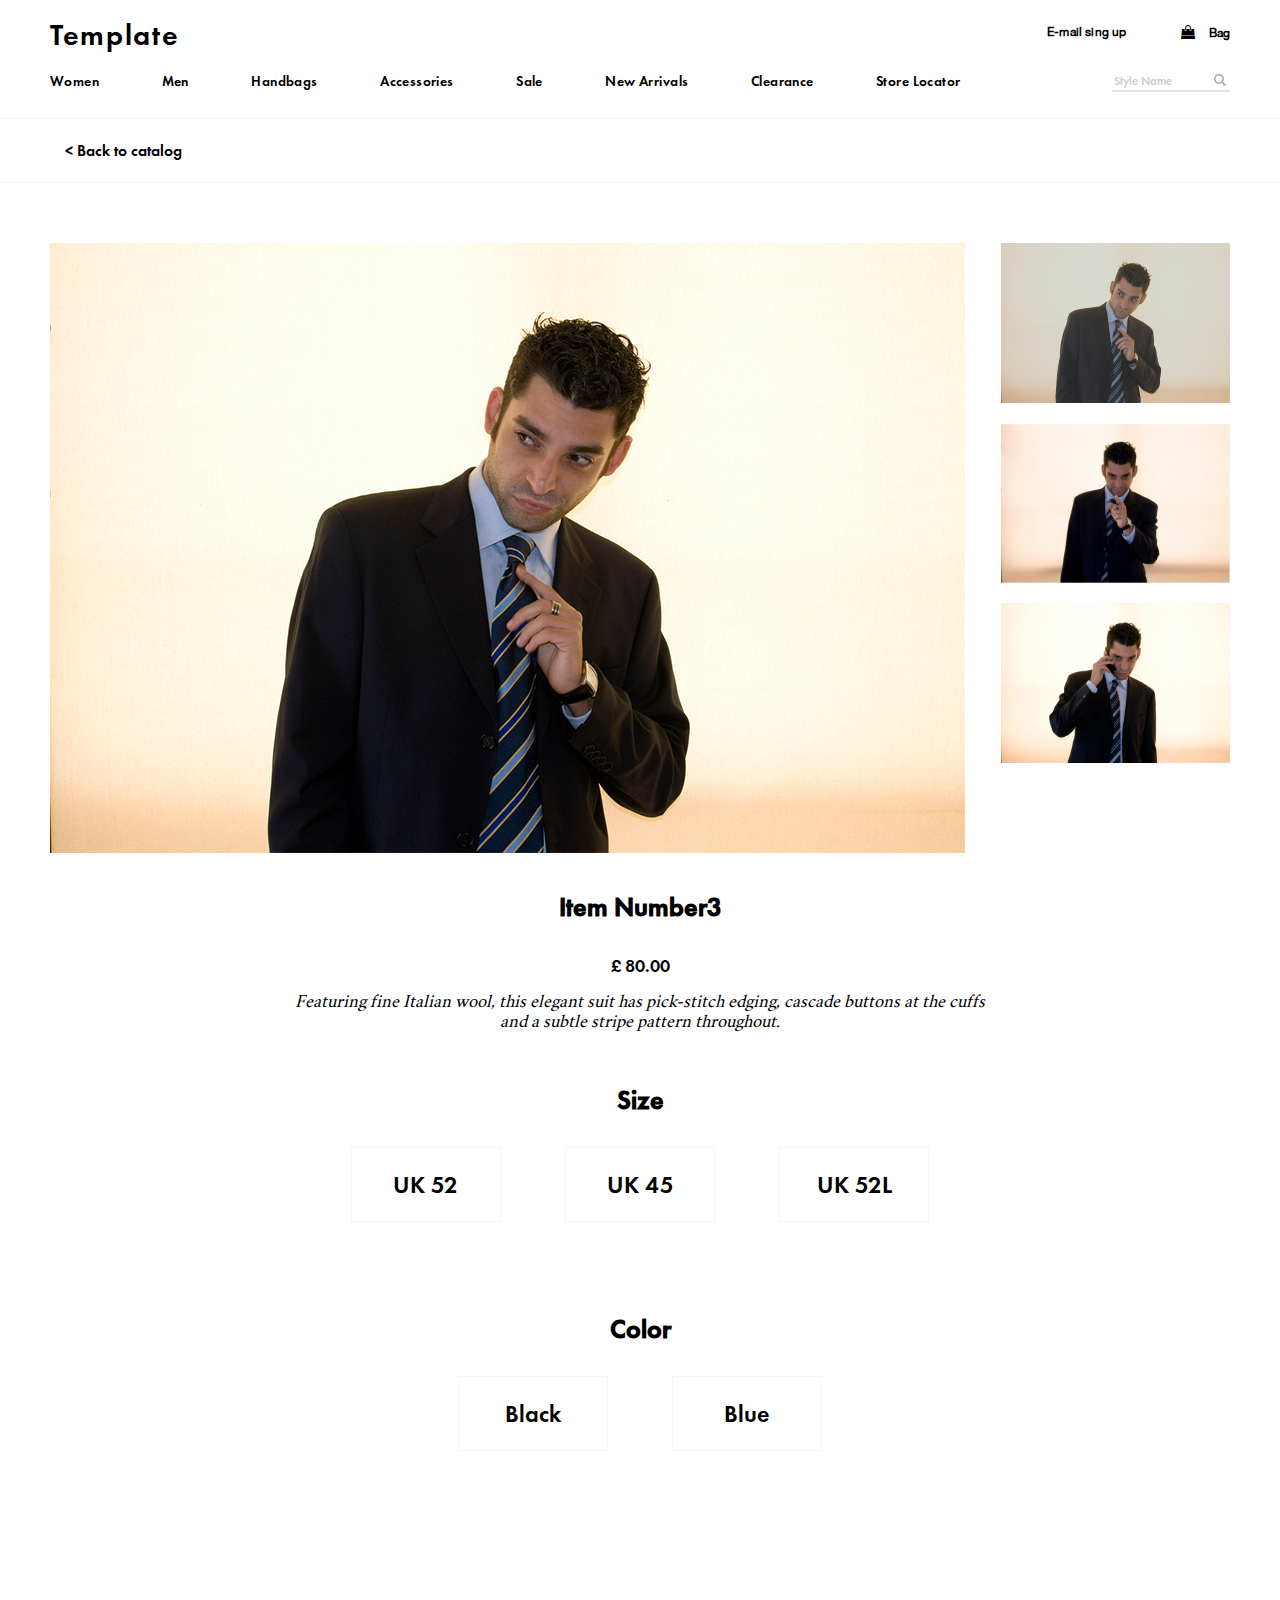
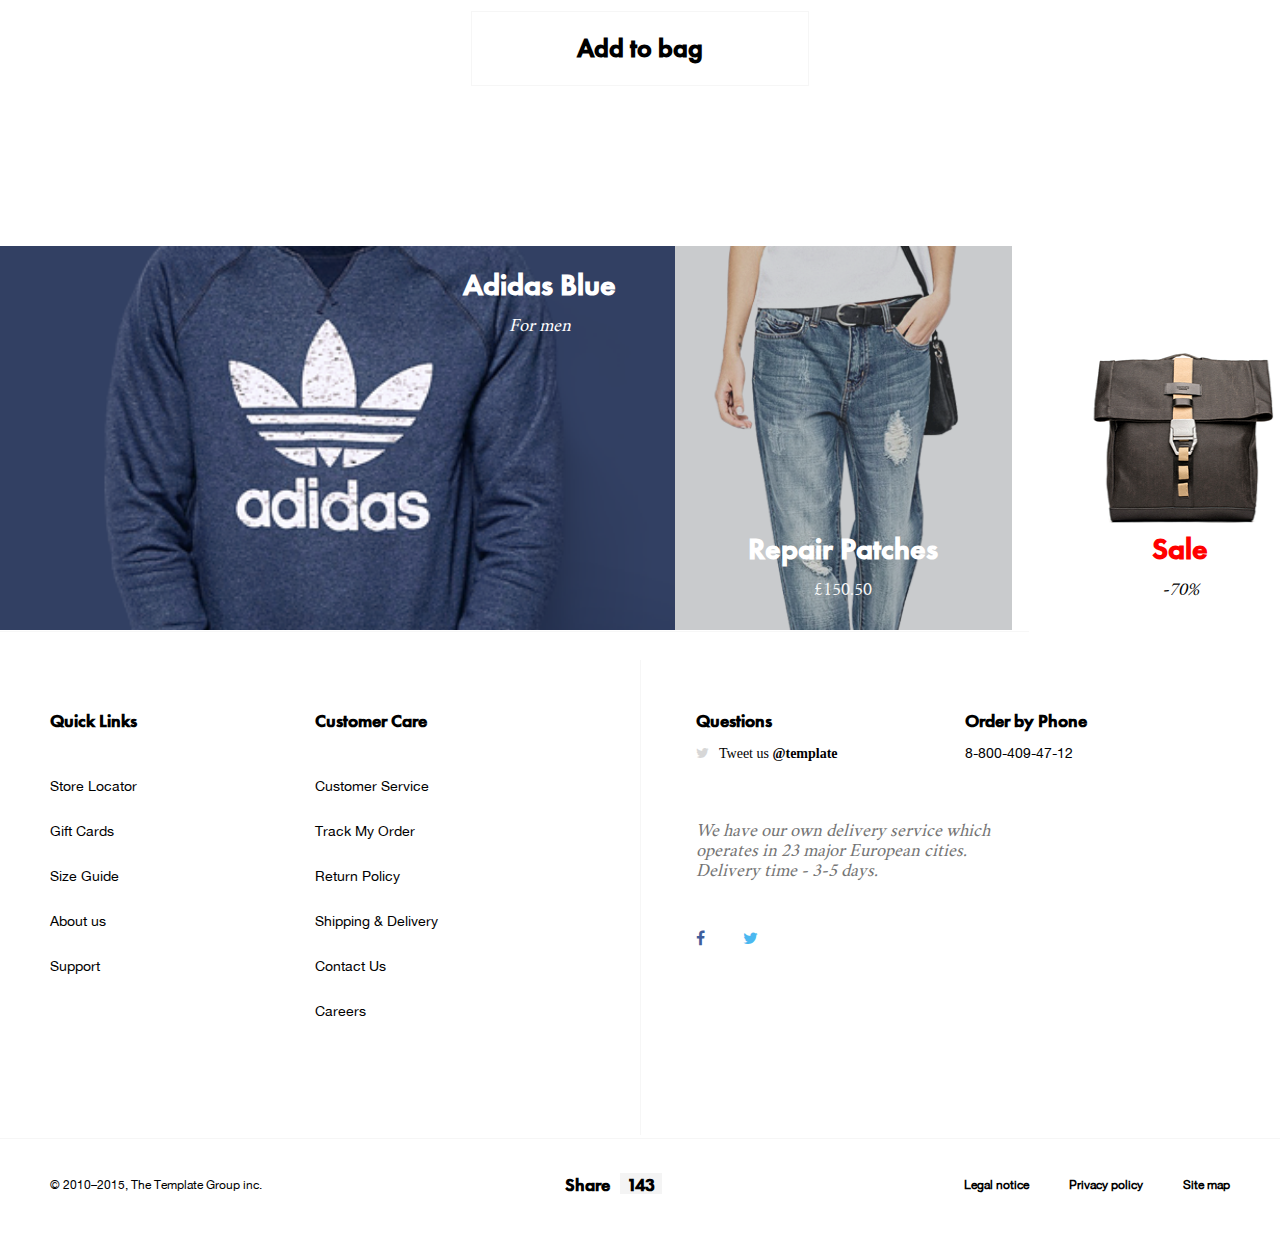
<file: item3.html>
<!DOCTYPE html>
<html lang="en">
<head>
    <meta charset="UTF-8">
    <title></title>
</head>
<body>
<!DOCTYPE html>
<html lang="en">
<head>
    <meta charset="UTF-8">
    <meta name="viewport" content="width=device-width">
    <link rel="stylesheet" href="css/normalize.css"/>
    <link rel="stylesheet" href="css/font.css"/>
    <link rel="stylesheet" href="font/font-awesome-4.6.3/css/font-awesome.min.css">
    <link rel="stylesheet" href="css/start-style.css"/>
    <link rel="stylesheet" href="css/style.css"/>
    <link rel="stylesheet" href="css/animate.css"/>
    <script src="js/common/jquery-3.1.0.min.js"></script>
    <script src="js/DragController.js"></script>
    <script src ="js/start.js"></script>
    <script src="js/basket.js"></script>
    <title>Catalog</title>
</head>
<body>
<header>
    <div class="container clearfix">
        <a href="start.html" class="logo">Template</a>
        <a href="start.html" class="logo mobile">TL</a>
        <a href="shopping-bag.html" class="bag"><i class="fa fa-shopping-bag"></i>Bag</a>
        <a href="" class="sign-in-link">E-mail sing up</a>
        <div class="main-menu-icon-mobile"></div>
        <div class="clearfix"></div>
        <nav class="main-menu">
            <ul>
                <li><a href="catalog.html">Women</a></li>
                <li><a href="catalog.html">Men</a></li>
                <li><a href="catalog.html">Handbags</a></li>
                <li><a href="catalog.html">Accessories</a></li>
                <li><a href="catalog.html">Sale</a></li>
                <li><a href="catalog.html">New Arrivals</a></li>
                <li><a href="catalog.html">Clearance</a></li>
                <li><a href="#">Store Locator</a></li>
                <div class="search clearfix">
                    <input type="submit" class="search-btn" value="&nbsp;"/>
                    <input type="search" placeholder="Style Name"/>
                </div>
            </ul>
        </nav>
        <div class="search clearfix">
            <input type="submit" class="search-btn" value="&nbsp;"/>
            <input type="search" placeholder="Style Name"/>
        </div>
    </div>
</header>
<main>
    <div class="navigation-item">
        <div class="container clearfix">
            <a href="catalog.html">Back to catalog</a>
        </div>
    </div>
    <div class="item-page">
        <div class="container clearfix">
            <figure class="preview">
                <div class="main-img">
                    <img src="img/item-preview-img.png">
                </div>
                <div class="pre-img">
                    <div class="img-item active">
                        <div class="active-item-light"></div>
                        <img src="img/item-preview-img.png">
                    </div>
                    <div class="img-item">
                        <div class="active-item-light"></div>
                        <img src="img/item-preview-img2.png">
                    </div>
                    <div class="img-item">
                        <div class="active-item-light"></div>
                        <img src="img/item-preview-img3.png">
                    </div>
                </div>
            </figure>
            <div class="clearfix"></div>
            <div class="description-item">
                <h4>Item Number3</h4>
                <span class="price">£ 80.00</span>
                <p>Featuring fine Italian wool, this elegant suit has pick-stitch edging, cascade buttons at the cuffs<br/>
                    and a subtle stripe pattern throughout. </p>
            </div>
            <div class="size clearfix">
                <h4>Size</h4>
                <button class="block-size" data-size="52">UK 52</button>
                <button class="block-size" data-size="45">UK 45</button>
                <button class="block-size" data-size="52L">UK 52L</button>
            </div>
            <div class="color clearfix">
                <h4>Color</h4>
                <button class="block-color" data-color = "black">Black</button>
                <button class="block-color" data-color="blue">Blue</button>
            </div>
            <button class="btn btn-add disabled" data-id="24">Add to bag</button>
        </div>
    </div>
    <section class="catalog-banners">
        <a href="item.html" class="upper-link-carousel-left">
            <img src="img/photo_fin1.png" alt=""/>
            <div class="name-and-description-of-banner">
                <h3 class="name-of-banner">Adidas Blue</h3>
                <span class="description-of-banner">For men</span>
            </div>
        </a>
        <a href="item2.html" class="link-carousel">
            <img class="jeans" src="img/jeans.png" alt=""/>
            <div class="name-and-description-of-banner">
                <h3 class="name-of-banner">Repair Patches</h3>
                <span class="description-of-banner">£150.50</span>
            </div>
        </a>
        <a href="catalog.html" class="link-carousel bag">
            <img  src="img/bag.png" alt=""/>
            <div class="name-and-description-of-banner">
                <h3 class="name-of-banner">Sale</h3>
                <span class="description-of-banner">-70%</span>
            </div>
        </a>
    </section>
    <section class="feedback">
        <div class="container clearfix">
            <div class="feedback-column">
                <h4>Quick Links</h4>
                <ul>
                    <li><a href="">Store Locator</a></li>
                    <li><a href="">Gift Cards</a></li>
                    <li><a href="">Size Guide</a></li>
                    <li><a href="">About us</a></li>
                    <li><a href="">Support</a></li>
                </ul>
            </div>
            <div class="feedback-column">
                <h4>Customer Care</h4>
                <ul>
                    <li><a href="">Customer Service</a></li>
                    <li><a href="">Track My Order</a></li>
                    <li><a href="">Return Policy</a></li>
                    <li><a href="">Shipping & Delivery</a></li>
                    <li><a href="">Contact Us</a></li>
                    <li><a href="">Careers</a></li>
                </ul>
            </div>
            <div class="feedback-column">
                <h4>Questions</h4>
                <p> <i class="fa fa-twitter"></i>Tweet us <b>@template</b></p>
                <p class="question-descr">We have our own delivery service which operates in 23 major European cities. Delivery time - 3-5 days.</p>
                <div class="phone-tablet">
                    <h4>Order by Phone</h4>
                    <span>8-800-409-47-12</span>
                </div>
                <div class="social">
                    <a href="http://facebook.com" class="btn-social btn-social-fb"><i class="fa fa-facebook"></i> &nbsp;</a>
                    <a href="http://twitter.com" class="btn-social btn-social-twitter"><i class="fa fa-twitter"></i>&nbsp;</a>
                </div>
            </div>
            <div class="feedback-column">
                <h4>Order by Phone</h4>
                <span>8-800-409-47-12</span>
            </div>
        </div>
        <div class="clearfix"></div>
    </section>
    <section class="mobile-foot">
        <div class="container">
            <section class="footer-right">
                <a href="#">Legal notice</a><a href="#">Privacy policy</a><a href="#">Site map</a>
            </section>
            <div class="social">
                <a href="http://facebook.com" class="btn-social btn-social-fb"><i class="fa fa-facebook"></i> &nbsp;</a>
                <a href="http://twitter.com" class="btn-social btn-social-twitter"><i class="fa fa-twitter"></i>&nbsp;</a>
            </div>
        </div>

    </section>
</main>
<footer>
    <div class="container">
        <section class="footer-left">
            <span class="copyright">© 2010–2015, The Template Group inc.</span>
        </section>
        <span class="share"><b>Share</b><span class="count">143</span></span>
        <section class="footer-right">
            <a href="#">Legal notice</a><a href="#">Privacy policy</a><a href="#">Site map</a>
        </section>
    </div>

</footer>
</body>
</html>
</file>
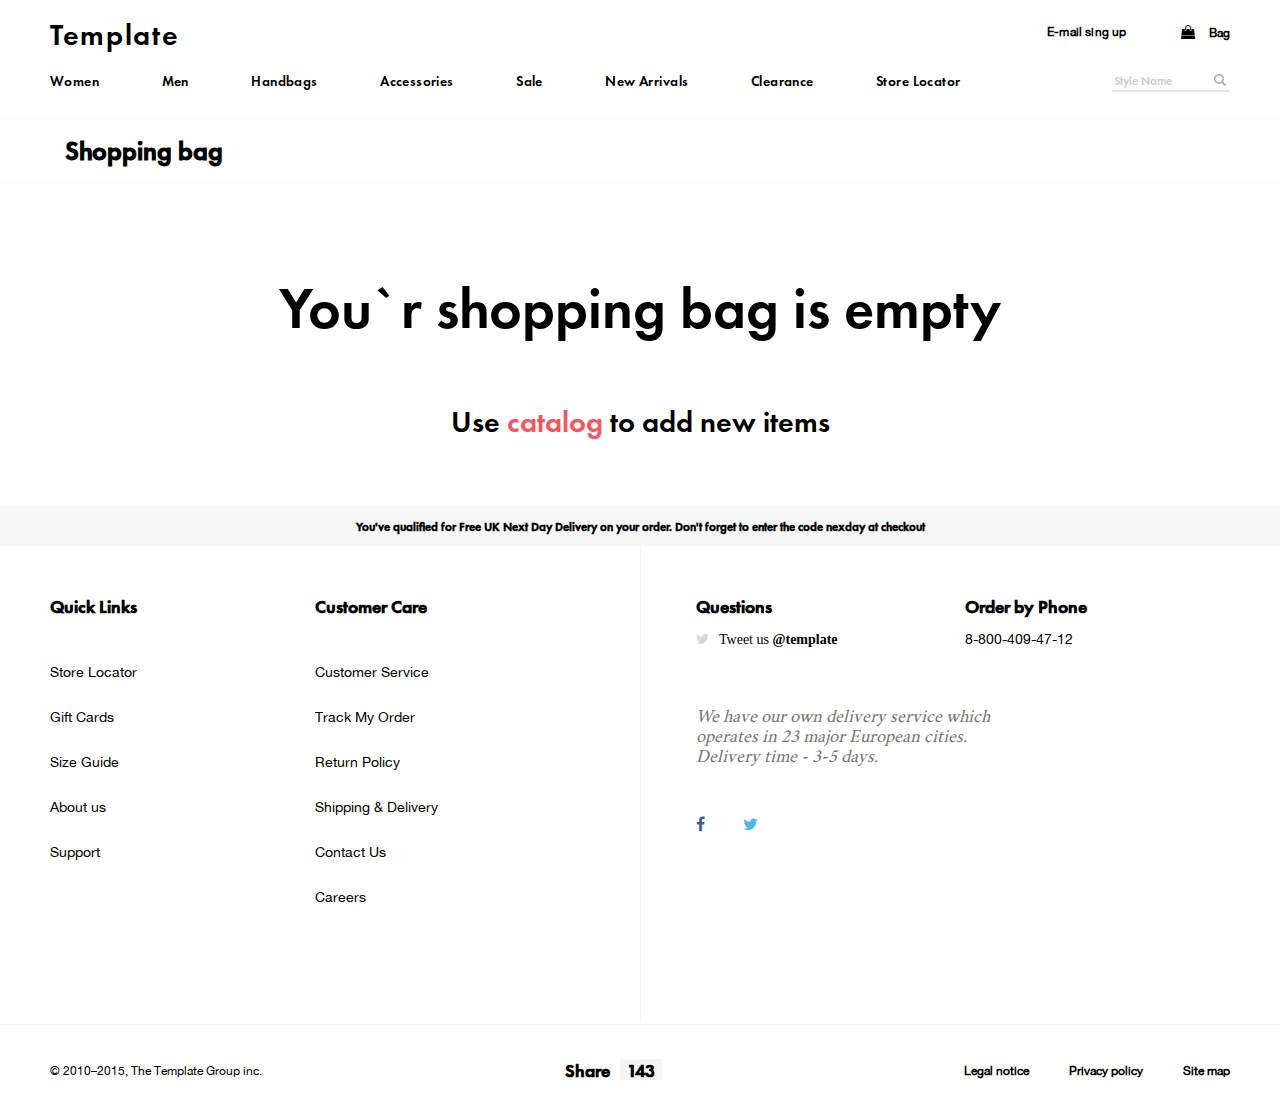
<file: shopping-bag.html>
<!DOCTYPE html>
<html lang="en">
<head>
    <meta charset="UTF-8">
    <title></title>
</head>
<body>
<!DOCTYPE html>
<html lang="en">
<head>
    <meta charset="UTF-8">
    <meta name="viewport" content="width=device-width">
    <link rel="stylesheet" href="css/normalize.css"/>
    <link rel="stylesheet" href="css/font.css"/>
    <link rel="stylesheet" href="font/font-awesome-4.6.3/css/font-awesome.min.css">
    <link rel="stylesheet" href="css/start-style.css"/>
    <link rel="stylesheet" href="css/style.css"/>
    <link rel="stylesheet" href="css/animate.css"/>
    <script src="js/common/jquery-3.1.0.min.js"></script>
    <script src="js/DragController.js"></script>
    <script src ="js/start.js"></script>
    <script src ="js/basket.js"></script>
    <title>Catalog</title>
</head>
<body>
<header>
    <div class="container clearfix">
        <a href="start.html" class="logo">Template</a>
        <a href="" class="logo mobile">TL</a>
        <a href="" class="bag"><i class="fa fa-shopping-bag"></i>Bag</a>
        <a href="" class="sign-in-link">E-mail sing up</a>
        <div class="main-menu-icon-mobile"></div>
        <div class="clearfix"></div>
        <nav class="main-menu">
            <ul>
                <li><a href="catalog.html">Women</a></li>
                <li><a href="catalog.html">Men</a></li>
                <li><a href="catalog.html">Handbags</a></li>
                <li><a href="catalog.html">Accessories</a></li>
                <li><a href="catalog.html">Sale</a></li>
                <li><a href="catalog.html">New Arrivals</a></li>
                <li><a href="catalog.html">Clearance</a></li>
                <li><a href="#">Store Locator</a></li>
                <div class="search clearfix">
                    <input type="submit" class="search-btn" value="&nbsp;"/>
                    <input type="search" placeholder="Style Name"/>
                </div>
            </ul>
        </nav>
        <div class="search clearfix">
            <input type="submit" class="search-btn" value="&nbsp;"/>
            <input type="search" placeholder="Style Name"/>
        </div>
    </div>
</header>
<main>
    <div class="navigation">
        <div class="container">
        <span>Shopping bag</span>
        </div>
    </div>
    <div class="bag">
        <div class="container clearfix">
            <div class="clearbag">
                <p>You`r shopping bag is empty</p>
                <p>Use <a href="catalog.html">catalog</a> to add new items</p>
            </div>
            <div class="order-sent">
                <p>Thank you for your purchase</p></div>

            </div>
        <div class="reminder">
            <div class="container">
                <span>You've qualified for Free UK Next Day Delivery on your order. Don't forget to enter the code nexday at checkout</span>
            </div>
        </div>
        <div class="bag-controls">
        <div class="container">
            <div class="empty-bag">
            <span>Empty bag</span>
            </div>
            <div class="button">
            <button class="btn btn-buy">Buy now</button>
            </div>
            <div class="total">
                <span>Total cost</span>
                <br/>
                <span class="total-price">23231</span>
            </div>
        </div>
        </div>
        </div>
    </div>
    <section class="feedback">
        <div class="container clearfix">
            <div class="feedback-column">
                <h4>Quick Links</h4>
                <ul>
                    <li><a href="">Store Locator</a></li>
                    <li><a href="">Gift Cards</a></li>
                    <li><a href="">Size Guide</a></li>
                    <li><a href="">About us</a></li>
                    <li><a href="">Support</a></li>
                </ul>
            </div>
            <div class="feedback-column">
                <h4>Customer Care</h4>
                <ul>
                    <li><a href="">Customer Service</a></li>
                    <li><a href="">Track My Order</a></li>
                    <li><a href="">Return Policy</a></li>
                    <li><a href="">Shipping & Delivery</a></li>
                    <li><a href="">Contact Us</a></li>
                    <li><a href="">Careers</a></li>
                </ul>
            </div>
            <div class="feedback-column">
                <h4>Questions</h4>
                <p> <i class="fa fa-twitter"></i>Tweet us <b>@template</b></p>
                <p class="question-descr">We have our own delivery service which operates in 23 major European cities. Delivery time - 3-5 days.</p>
                <div class="phone-tablet">
                    <h4>Order by Phone</h4>
                    <span>8-800-409-47-12</span>
                </div>
                <div class="social">
                    <a href="http://facebook.com" class="btn-social btn-social-fb"><i class="fa fa-facebook"></i> &nbsp;</a>
                    <a href="http://twitter.com" class="btn-social btn-social-twitter"><i class="fa fa-twitter"></i>&nbsp;</a>
                </div>
            </div>
            <div class="feedback-column">
                <h4>Order by Phone</h4>
                <span>8-800-409-47-12</span>
            </div>
        </div>
        <div class="clearfix"></div>
    </section>
    <section class="mobile-foot">
        <div class="container">
            <section class="footer-right">
                <a href="#">Legal notice</a><a href="#">Privacy policy</a><a href="#">Site map</a>
            </section>
            <div class="social">
                <a href="http://facebook.com" class="btn-social btn-social-fb"><i class="fa fa-facebook"></i> &nbsp;</a>
                <a href="http://twitter.com" class="btn-social btn-social-twitter"><i class="fa fa-twitter"></i>&nbsp;</a>
            </div>
        </div>

    </section>
</main>
<footer>
    <div class="container">
        <section class="footer-left">
            <span class="copyright">© 2010–2015, The Template Group inc.</span>
        </section>
        <span class="share"><b>Share</b><span class="count">143</span></span>
        <section class="footer-right">
            <a href="#">Legal notice</a><a href="#">Privacy policy</a><a href="#">Site map</a>
        </section>
    </div>

</footer>
</body>
</html>
</file>
<file: css/font.css>
@font-face {
    font-family: Helvetica;
    src: url(../font/HelveticaNeue.ttf);
}

@font-face {
    font-family: FuturaPT;
    src: url(../font/FuturaPTDemi.otf);
}

@font-face {
    font-family: Crimson;
    src: url(../font/CrimsonText-Regular.ttf);
}

@font-face {
    font-family: FontAwesome;
    src: url(../font/font-awesome-4.6.3/fonts/fontawesome-webfont.ttf);
}
</file>
<file: css/start-style.css>
@charset "UTF-8";
@font-face {
  font-family: Helvetica;
  src: url(../font/HelveticaNeue.ttf);
}
@font-face {
  font-family: FuturaPT;
  src: url(../font/FuturaPTDemi.otf);
}
@font-face {
  font-family: Crimson;
  src: url(../font/CrimsonText-Regular.ttf);
}
@font-face {
  font-family: FontAwesome;
  src: url(../font/font-awesome-4.6.3/fonts/fontawesome-webfont.ttf);
}
@media -sass-debug-info{filename{font-family:file\:\/\/D\:\/github\/krek\/FinalTask\/css\/start-style\.scss}line{font-family:\0000321}}
.clearfix:before,
.clearfix:after {
  content: " ";
  display: table;
}

@media -sass-debug-info{filename{font-family:file\:\/\/D\:\/github\/krek\/FinalTask\/css\/start-style\.scss}line{font-family:\0000326}}
.clearfix:after {
  clear: both;
}

@media -sass-debug-info{filename{font-family:file\:\/\/D\:\/github\/krek\/FinalTask\/css\/start-style\.scss}line{font-family:\0000350}}
a {
  text-decoration: none;
  color: inherit;
  display: inline-block;
}

@media -sass-debug-info{filename{font-family:file\:\/\/D\:\/github\/krek\/FinalTask\/css\/start-style\.scss}line{font-family:\0000356}}
.container {
  width: 1180px;
  margin: 0 auto;
}

/* *****************************
// ╤╥╚╦▓ ─╦▀ ├╬╦╬┬═╬п ╤╥╬╨▓═╩╚**
//******************************
*/
@media -sass-debug-info{filename{font-family:file\:\/\/D\:\/github\/krek\/FinalTask\/css\/start-style\.scss}line{font-family:\0000368}}
header {
  background-color: #ffffff;
  padding-top: 30px;
  padding-bottom: 25px;
}
@media -sass-debug-info{filename{font-family:file\:\/\/D\:\/github\/krek\/FinalTask\/css\/start-style\.scss}line{font-family:\0000372}}
header .container {
  position: relative;
}
@media -sass-debug-info{filename{font-family:file\:\/\/D\:\/github\/krek\/FinalTask\/css\/start-style\.scss}line{font-family:\0000375}}
header .logo {
  font-family: FuturaPT;
  font-size: 30px;
  margin-top: -14px;
  letter-spacing: 1.7px;
}
@media -sass-debug-info{filename{font-family:file\:\/\/D\:\/github\/krek\/FinalTask\/css\/start-style\.scss}line{font-family:\0000383}}
header .logo.mobile {
  display: none;
}
@media -sass-debug-info{filename{font-family:file\:\/\/D\:\/github\/krek\/FinalTask\/css\/start-style\.scss}line{font-family:\0000386}}
header .sign-in-link, header .bag {
  float: right;
  letter-spacing: 0.16px;
  position: relative;
  bottom: 5px;
  font-family: Helvetica;
  font-size: 12px;
  font-weight: 600;
}
@media -sass-debug-info{filename{font-family:file\:\/\/D\:\/github\/krek\/FinalTask\/css\/start-style\.scss}line{font-family:\0000331}}
header .sign-in-link:hover, header .bag:hover {
  color: #f25663;
}
@media -sass-debug-info{filename{font-family:file\:\/\/D\:\/github\/krek\/FinalTask\/css\/start-style\.scss}line{font-family:\0000334}}
header .sign-in-link:after, header .bag:after {
  display: block;
  content: "";
  height: 1px;
  width: 0px;
  margin: 0 auto;
  margin-top: 2px;
  background-color: #808080;
  -webkit-transition: width .3s ease-in-out;
          transition: width .3s ease-in-out;
}
@media -sass-debug-info{filename{font-family:file\:\/\/D\:\/github\/krek\/FinalTask\/css\/start-style\.scss}line{font-family:\0000344}}
header .sign-in-link:hover:after, header .bag:hover:after, header .sign-in-link:focus:after, header .bag:focus:after {
  width: 100%;
}
@media -sass-debug-info{filename{font-family:file\:\/\/D\:\/github\/krek\/FinalTask\/css\/start-style\.scss}line{font-family:\0000398}}
header .bag {
  margin-left: 55px;
}
@media -sass-debug-info{filename{font-family:file\:\/\/D\:\/github\/krek\/FinalTask\/css\/start-style\.scss}line{font-family:\00003101}}
header .bag i {
  font-size: 14px;
  margin-right: 13px;
}
@media -sass-debug-info{filename{font-family:file\:\/\/D\:\/github\/krek\/FinalTask\/css\/start-style\.scss}line{font-family:\00003107}}
header .main-menu {
  float: left;
  margin-top: 18px;
}
@media screen and (max-width: 700px) and (min-width: 480px) {
@media -sass-debug-info{filename{font-family:file\:\/\/D\:\/github\/krek\/FinalTask\/css\/start-style\.scss}line{font-family:\00003107}}
  header .main-menu {
    width: 2%;
    margin-left: 50%;
  }
}
@media -sass-debug-info{filename{font-family:file\:\/\/D\:\/github\/krek\/FinalTask\/css\/start-style\.scss}line{font-family:\00003114}}
header .main-menu .search {
  display: none;
}
@media -sass-debug-info{filename{font-family:file\:\/\/D\:\/github\/krek\/FinalTask\/css\/start-style\.scss}line{font-family:\00003117}}
header .main-menu ul {
  list-style-type: none;
  padding: 0;
  margin: 0;
}
@media -sass-debug-info{filename{font-family:file\:\/\/D\:\/github\/krek\/FinalTask\/css\/start-style\.scss}line{font-family:\00003121}}
header .main-menu ul li {
  display: inline-block;
  margin-right: 58px;
}
@media screen and (max-width: 1025px) and (min-width: 420px) {
@media -sass-debug-info{filename{font-family:file\:\/\/D\:\/github\/krek\/FinalTask\/css\/start-style\.scss}line{font-family:\00003121}}
  header .main-menu ul li {
    margin-right: 15px;
  }
}
@media -sass-debug-info{filename{font-family:file\:\/\/D\:\/github\/krek\/FinalTask\/css\/start-style\.scss}line{font-family:\00003127}}
header .main-menu ul li:nth-last-child(1) {
  margin-right: 0;
}
@media -sass-debug-info{filename{font-family:file\:\/\/D\:\/github\/krek\/FinalTask\/css\/start-style\.scss}line{font-family:\00003130}}
header .main-menu ul li a {
  letter-spacing: 0.42px;
  font-family: FuturaPT;
  font-size: 14px;
}
@media -sass-debug-info{filename{font-family:file\:\/\/D\:\/github\/krek\/FinalTask\/css\/start-style\.scss}line{font-family:\0000331}}
header .main-menu ul li a:hover {
  color: #f25663;
}
@media -sass-debug-info{filename{font-family:file\:\/\/D\:\/github\/krek\/FinalTask\/css\/start-style\.scss}line{font-family:\0000334}}
header .main-menu ul li a:after {
  display: block;
  content: "";
  height: 1px;
  width: 0px;
  margin: 0 auto;
  margin-top: 2px;
  background-color: #808080;
  -webkit-transition: width .3s ease-in-out;
          transition: width .3s ease-in-out;
}
@media -sass-debug-info{filename{font-family:file\:\/\/D\:\/github\/krek\/FinalTask\/css\/start-style\.scss}line{font-family:\0000344}}
header .main-menu ul li a:hover:after, header .main-menu ul li a:focus:after {
  width: 100%;
}
@media -sass-debug-info{filename{font-family:file\:\/\/D\:\/github\/krek\/FinalTask\/css\/start-style\.scss}line{font-family:\00003141}}
header .main-menu-icon-mobile {
  display: none;
}
@media -sass-debug-info{filename{font-family:file\:\/\/D\:\/github\/krek\/FinalTask\/css\/start-style\.scss}line{font-family:\00003144}}
header .search {
  float: right;
  border-bottom: 2px solid #e5e5e5;
  margin-top: 16px;
  position: absolute;
  right: 0;
}
@media screen and (max-width: 1024px) and (min-width: 480px) {
@media -sass-debug-info{filename{font-family:file\:\/\/D\:\/github\/krek\/FinalTask\/css\/start-style\.scss}line{font-family:\00003144}}
  header .search {
    border: none;
  }
@media -sass-debug-info{filename{font-family:file\:\/\/D\:\/github\/krek\/FinalTask\/css\/start-style\.scss}line{font-family:\00003152}}
  header .search:hover {
    position: absolute;
    right: 0;
  }
@media -sass-debug-info{filename{font-family:file\:\/\/D\:\/github\/krek\/FinalTask\/css\/start-style\.scss}line{font-family:\00003155}}
  header .search:hover input[type="search"] {
    width: 144px;
    -webkit-transition: width .2s ease-in-out;
            transition: width .2s ease-in-out;
    border-bottom: 2px solid #e5e5e5;
  }
}
@media -sass-debug-info{filename{font-family:file\:\/\/D\:\/github\/krek\/FinalTask\/css\/start-style\.scss}line{font-family:\00003163}}
header .search input[type="search"] {
  border: none;
  outline: none;
  width: 98px;
  display: inline-block;
}
@media screen and (max-width: 1024px) and (min-width: 480px) {
@media -sass-debug-info{filename{font-family:file\:\/\/D\:\/github\/krek\/FinalTask\/css\/start-style\.scss}line{font-family:\00003163}}
  header .search input[type="search"] {
    width: 0px;
  }
}
@media -sass-debug-info{filename{font-family:file\:\/\/D\:\/github\/krek\/FinalTask\/css\/start-style\.scss}line{font-family:\00003171}}
header .search input[type="search"]:-moz-placeholder {
  color: #a8a8a8;
  font-family: FuturaPT;
  font-size: 12px;
}
@media -sass-debug-info{filename{font-family:file\:\/\/D\:\/github\/krek\/FinalTask\/css\/start-style\.scss}line{font-family:\00003178}}
header .search input[type="search"]::-webkit-input-placeholder {
  color: #a8a8a8;
  font-family: FuturaPT;
  font-size: 12px;
}
@media -sass-debug-info{filename{font-family:file\:\/\/D\:\/github\/krek\/FinalTask\/css\/start-style\.scss}line{font-family:\00003187}}
header .search .search-btn {
  display: inline-block;
  float: right;
  width: 20px;
  height: 20px;
  border: none;
  background: url("../img/search-icon.png") no-repeat center;
  outline: none;
  cursor: pointer;
}
@media -sass-debug-info{filename{font-family:file\:\/\/D\:\/github\/krek\/FinalTask\/css\/start-style\.scss}line{font-family:\00003196}}
header .search .search-btn:hover {
  background: url("../img/search-icon-hover.png") no-repeat center;
  -webkit-transition: background ease-out 3s;
          transition: background ease-out 3s;
}

@media -sass-debug-info{filename{font-family:file\:\/\/D\:\/github\/krek\/FinalTask\/css\/start-style\.scss}line{font-family:\00003205}}
main .carousel {
  position: relative;
  width: 100%;
  margin: 0 auto;
  height: 838px;
  text-align: center;
}
@media screen and (max-width: 1024px) and (min-width: 420px) {
@media -sass-debug-info{filename{font-family:file\:\/\/D\:\/github\/krek\/FinalTask\/css\/start-style\.scss}line{font-family:\00003205}}
  main .carousel {
    width: 90%;
  }
}
@media -sass-debug-info{filename{font-family:file\:\/\/D\:\/github\/krek\/FinalTask\/css\/start-style\.scss}line{font-family:\00003215}}
main .carousel .left-arrow, main .carousel .right-arrow {
  position: absolute;
  z-index: 100;
  top: 405px;
  cursor: pointer;
}
@media -sass-debug-info{filename{font-family:file\:\/\/D\:\/github\/krek\/FinalTask\/css\/start-style\.scss}line{font-family:\00003221}}
main .carousel .left-arrow:hover, main .carousel .right-arrow:hover {
  color: #f25663;
}
@media -sass-debug-info{filename{font-family:file\:\/\/D\:\/github\/krek\/FinalTask\/css\/start-style\.scss}line{font-family:\00003227}}
main .carousel .left-arrow {
  left: 0;
}
@media -sass-debug-info{filename{font-family:file\:\/\/D\:\/github\/krek\/FinalTask\/css\/start-style\.scss}line{font-family:\00003231}}
main .carousel .right-arrow {
  right: 0;
}
@media -sass-debug-info{filename{font-family:file\:\/\/D\:\/github\/krek\/FinalTask\/css\/start-style\.scss}line{font-family:\00003235}}
main .carousel .image {
  margin: 0 auto;
  padding: 0;
  overflow: hidden;
  max-height: 838px;
}
@media -sass-debug-info{filename{font-family:file\:\/\/D\:\/github\/krek\/FinalTask\/css\/start-style\.scss}line{font-family:\00003242}}
main .carousel .image .slide {
  width: 100%;
  min-height: 837px;
  display: none;
  position: relative;
}
@media -sass-debug-info{filename{font-family:file\:\/\/D\:\/github\/krek\/FinalTask\/css\/start-style\.scss}line{font-family:\00003250}}
main .carousel .image .slide.slide1 img {
  width: 100%;
  min-height: 838px;
  cursor: pointer;
}
@media -sass-debug-info{filename{font-family:file\:\/\/D\:\/github\/krek\/FinalTask\/css\/start-style\.scss}line{font-family:\00003254}}
main .carousel .image .slide.slide1 img:nth-child(2) {
  display: none;
}
@media -sass-debug-info{filename{font-family:file\:\/\/D\:\/github\/krek\/FinalTask\/css\/start-style\.scss}line{font-family:\00003257}}
main .carousel .image .slide.slide1 img:nth-child(3) {
  display: none;
}
@media -sass-debug-info{filename{font-family:file\:\/\/D\:\/github\/krek\/FinalTask\/css\/start-style\.scss}line{font-family:\00003264}}
main .carousel .image .slide.slide2 {
  position: relative;
  padding-top: 237px;
  background: #f5de75;
  text-align: center;
}
@media -sass-debug-info{filename{font-family:file\:\/\/D\:\/github\/krek\/FinalTask\/css\/start-style\.scss}line{font-family:\00003269}}
main .carousel .image .slide.slide2 img {
  position: absolute;
  left: 50%;
  top: 142px;
  margin-left: -136px;
}
@media -sass-debug-info{filename{font-family:file\:\/\/D\:\/github\/krek\/FinalTask\/css\/start-style\.scss}line{font-family:\00003274}}
main .carousel .image .slide.slide2 img:nth-child(2) {
  display: none;
}
@media -sass-debug-info{filename{font-family:file\:\/\/D\:\/github\/krek\/FinalTask\/css\/start-style\.scss}line{font-family:\00003278}}
main .carousel .image .slide.slide2 .modal-title {
  color: white;
  margin-bottom: 242px;
  display: block;
  font-size: 210px;
}
@media -sass-debug-info{filename{font-family:file\:\/\/D\:\/github\/krek\/FinalTask\/css\/start-style\.scss}line{font-family:\00003284}}
main .carousel .image .slide.slide2 p {
  font-family: FuturaPT;
  font-size: 24px;
  margin: 0 auto;
  padding: 0;
  margin-bottom: 43px;
  display: block;
  width: 469px;
}
@media -sass-debug-info{filename{font-family:file\:\/\/D\:\/github\/krek\/FinalTask\/css\/start-style\.scss}line{font-family:\00003297}}
main .carousel .image .slide.slide2 p.modal-description {
  font-family: Helvetica;
  font-size: 16px;
  margin: 0 auto;
  padding: 0;
  width: 539px;
}
@media -sass-debug-info{filename{font-family:file\:\/\/D\:\/github\/krek\/FinalTask\/css\/start-style\.scss}line{font-family:\00003304}}
main .carousel .image .slide.slide2 span {
  color: #add1a7;
  margin: 0;
}
@media -sass-debug-info{filename{font-family:file\:\/\/D\:\/github\/krek\/FinalTask\/css\/start-style\.scss}line{font-family:\00003311}}
main .carousel .image .slide.slide3 {
  display: inline-block;
}
@media -sass-debug-info{filename{font-family:file\:\/\/D\:\/github\/krek\/FinalTask\/css\/start-style\.scss}line{font-family:\00003313}}
main .carousel .image .slide.slide3 .slide-left, main .carousel .image .slide.slide3 .slide-right {
  width: 66.6%;
  float: left;
  height: 758px;
  overflow: hidden;
}
@media -sass-debug-info{filename{font-family:file\:\/\/D\:\/github\/krek\/FinalTask\/css\/start-style\.scss}line{font-family:\00003318}}
main .carousel .image .slide.slide3 .slide-left .upper-link-carousel-left, main .carousel .image .slide.slide3 .slide-right .upper-link-carousel-left, main .carousel .image .slide.slide3 .slide-left .upper-link-carousel-right, main .carousel .image .slide.slide3 .slide-right .upper-link-carousel-right {
  overflow: hidden;
  max-height: 384px;
  float: left;
  width: 66.6%;
  position: relative;
}
@media -sass-debug-info{filename{font-family:file\:\/\/D\:\/github\/krek\/FinalTask\/css\/start-style\.scss}line{font-family:\00003324}}
main .carousel .image .slide.slide3 .slide-left .upper-link-carousel-left img, main .carousel .image .slide.slide3 .slide-right .upper-link-carousel-left img, main .carousel .image .slide.slide3 .slide-left .upper-link-carousel-right img, main .carousel .image .slide.slide3 .slide-right .upper-link-carousel-right img {
  width: 100%;
  min-height: 384px;
  cursor: pointer;
}
@media -sass-debug-info{filename{font-family:file\:\/\/D\:\/github\/krek\/FinalTask\/css\/start-style\.scss}line{font-family:\00003329}}
main .carousel .image .slide.slide3 .slide-left .upper-link-carousel-left .name-and-description-of-banner, main .carousel .image .slide.slide3 .slide-right .upper-link-carousel-left .name-and-description-of-banner, main .carousel .image .slide.slide3 .slide-left .upper-link-carousel-right .name-and-description-of-banner, main .carousel .image .slide.slide3 .slide-right .upper-link-carousel-right .name-and-description-of-banner {
  position: absolute;
  top: 20px;
  right: 0;
  width: 40%;
  text-align: center;
}
@media -sass-debug-info{filename{font-family:file\:\/\/D\:\/github\/krek\/FinalTask\/css\/start-style\.scss}line{font-family:\00003335}}
main .carousel .image .slide.slide3 .slide-left .upper-link-carousel-left .name-and-description-of-banner .name-of-banner, main .carousel .image .slide.slide3 .slide-right .upper-link-carousel-left .name-and-description-of-banner .name-of-banner, main .carousel .image .slide.slide3 .slide-left .upper-link-carousel-right .name-and-description-of-banner .name-of-banner, main .carousel .image .slide.slide3 .slide-right .upper-link-carousel-right .name-and-description-of-banner .name-of-banner {
  color: white;
  font-family: FuturaPT;
  font-size: 30px;
  margin: 0;
  margin-bottom: 10px;
}
@media -sass-debug-info{filename{font-family:file\:\/\/D\:\/github\/krek\/FinalTask\/css\/start-style\.scss}line{font-family:\00003345}}
main .carousel .image .slide.slide3 .slide-left .upper-link-carousel-left .name-and-description-of-banner .description-of-banner, main .carousel .image .slide.slide3 .slide-right .upper-link-carousel-left .name-and-description-of-banner .description-of-banner, main .carousel .image .slide.slide3 .slide-left .upper-link-carousel-right .name-and-description-of-banner .description-of-banner, main .carousel .image .slide.slide3 .slide-right .upper-link-carousel-right .name-and-description-of-banner .description-of-banner {
  color: white;
  font-family: Crimson;
  font-size: 16px;
  font-style: italic;
}
@media -sass-debug-info{filename{font-family:file\:\/\/D\:\/github\/krek\/FinalTask\/css\/start-style\.scss}line{font-family:\0000331}}
main .carousel .image .slide.slide3 .slide-left .upper-link-carousel-left .name-and-description-of-banner .name-of-banner:hover, main .carousel .image .slide.slide3 .slide-right .upper-link-carousel-left .name-and-description-of-banner .name-of-banner:hover, main .carousel .image .slide.slide3 .slide-left .upper-link-carousel-right .name-and-description-of-banner .name-of-banner:hover, main .carousel .image .slide.slide3 .slide-right .upper-link-carousel-right .name-and-description-of-banner .name-of-banner:hover, main .carousel .image .slide.slide3 .slide-left .upper-link-carousel-left .name-and-description-of-banner .description-of-banner:hover, main .carousel .image .slide.slide3 .slide-right .upper-link-carousel-left .name-and-description-of-banner .description-of-banner:hover, main .carousel .image .slide.slide3 .slide-left .upper-link-carousel-right .name-and-description-of-banner .description-of-banner:hover, main .carousel .image .slide.slide3 .slide-right .upper-link-carousel-right .name-and-description-of-banner .description-of-banner:hover {
  color: #f25663;
}
@media -sass-debug-info{filename{font-family:file\:\/\/D\:\/github\/krek\/FinalTask\/css\/start-style\.scss}line{font-family:\0000334}}
main .carousel .image .slide.slide3 .slide-left .upper-link-carousel-left .name-and-description-of-banner .name-of-banner:after, main .carousel .image .slide.slide3 .slide-right .upper-link-carousel-left .name-and-description-of-banner .name-of-banner:after, main .carousel .image .slide.slide3 .slide-left .upper-link-carousel-right .name-and-description-of-banner .name-of-banner:after, main .carousel .image .slide.slide3 .slide-right .upper-link-carousel-right .name-and-description-of-banner .name-of-banner:after, main .carousel .image .slide.slide3 .slide-left .upper-link-carousel-left .name-and-description-of-banner .description-of-banner:after, main .carousel .image .slide.slide3 .slide-right .upper-link-carousel-left .name-and-description-of-banner .description-of-banner:after, main .carousel .image .slide.slide3 .slide-left .upper-link-carousel-right .name-and-description-of-banner .description-of-banner:after, main .carousel .image .slide.slide3 .slide-right .upper-link-carousel-right .name-and-description-of-banner .description-of-banner:after {
  display: block;
  content: "";
  height: 1px;
  width: 0px;
  margin: 0 auto;
  margin-top: 2px;
  background-color: #808080;
  -webkit-transition: width .3s ease-in-out;
          transition: width .3s ease-in-out;
}
@media -sass-debug-info{filename{font-family:file\:\/\/D\:\/github\/krek\/FinalTask\/css\/start-style\.scss}line{font-family:\0000344}}
main .carousel .image .slide.slide3 .slide-left .upper-link-carousel-left .name-and-description-of-banner .name-of-banner:hover:after, main .carousel .image .slide.slide3 .slide-right .upper-link-carousel-left .name-and-description-of-banner .name-of-banner:hover:after, main .carousel .image .slide.slide3 .slide-left .upper-link-carousel-right .name-and-description-of-banner .name-of-banner:hover:after, main .carousel .image .slide.slide3 .slide-right .upper-link-carousel-right .name-and-description-of-banner .name-of-banner:hover:after, main .carousel .image .slide.slide3 .slide-left .upper-link-carousel-left .name-and-description-of-banner .name-of-banner:focus:after, main .carousel .image .slide.slide3 .slide-right .upper-link-carousel-left .name-and-description-of-banner .name-of-banner:focus:after, main .carousel .image .slide.slide3 .slide-left .upper-link-carousel-right .name-and-description-of-banner .name-of-banner:focus:after, main .carousel .image .slide.slide3 .slide-right .upper-link-carousel-right .name-and-description-of-banner .name-of-banner:focus:after, main .carousel .image .slide.slide3 .slide-left .upper-link-carousel-left .name-and-description-of-banner .description-of-banner:hover:after, main .carousel .image .slide.slide3 .slide-right .upper-link-carousel-left .name-and-description-of-banner .description-of-banner:hover:after, main .carousel .image .slide.slide3 .slide-left .upper-link-carousel-right .name-and-description-of-banner .description-of-banner:hover:after, main .carousel .image .slide.slide3 .slide-right .upper-link-carousel-right .name-and-description-of-banner .description-of-banner:hover:after, main .carousel .image .slide.slide3 .slide-left .upper-link-carousel-left .name-and-description-of-banner .description-of-banner:focus:after, main .carousel .image .slide.slide3 .slide-right .upper-link-carousel-left .name-and-description-of-banner .description-of-banner:focus:after, main .carousel .image .slide.slide3 .slide-left .upper-link-carousel-right .name-and-description-of-banner .description-of-banner:focus:after, main .carousel .image .slide.slide3 .slide-right .upper-link-carousel-right .name-and-description-of-banner .description-of-banner:focus:after {
  width: 100%;
}
@media -sass-debug-info{filename{font-family:file\:\/\/D\:\/github\/krek\/FinalTask\/css\/start-style\.scss}line{font-family:\00003360}}
main .carousel .image .slide.slide3 .slide-left .upper-link-carousel-left:hover .name-and-description-of-banner .name-of-banner::after, main .carousel .image .slide.slide3 .slide-right .upper-link-carousel-left:hover .name-and-description-of-banner .name-of-banner::after, main .carousel .image .slide.slide3 .slide-left .upper-link-carousel-right:hover .name-and-description-of-banner .name-of-banner::after, main .carousel .image .slide.slide3 .slide-right .upper-link-carousel-right:hover .name-and-description-of-banner .name-of-banner::after {
  width: 100%;
}
@media -sass-debug-info{filename{font-family:file\:\/\/D\:\/github\/krek\/FinalTask\/css\/start-style\.scss}line{font-family:\00003363}}
main .carousel .image .slide.slide3 .slide-left .upper-link-carousel-left:hover .name-and-description-of-banner .name-of-banner, main .carousel .image .slide.slide3 .slide-right .upper-link-carousel-left:hover .name-and-description-of-banner .name-of-banner, main .carousel .image .slide.slide3 .slide-left .upper-link-carousel-right:hover .name-and-description-of-banner .name-of-banner, main .carousel .image .slide.slide3 .slide-right .upper-link-carousel-right:hover .name-and-description-of-banner .name-of-banner {
  color: #f25663;
}
@media -sass-debug-info{filename{font-family:file\:\/\/D\:\/github\/krek\/FinalTask\/css\/start-style\.scss}line{font-family:\00003369}}
main .carousel .image .slide.slide3 .slide-left .upper-link-carousel-right, main .carousel .image .slide.slide3 .slide-right .upper-link-carousel-right {
  float: right;
  width: 33.4%;
}
@media -sass-debug-info{filename{font-family:file\:\/\/D\:\/github\/krek\/FinalTask\/css\/start-style\.scss}line{font-family:\00003374}}
main .carousel .image .slide.slide3 .slide-left .upper-link-carousel-right img, main .carousel .image .slide.slide3 .slide-right .upper-link-carousel-right img {
  width: 100%;
  position: relative;
}
@media -sass-debug-info{filename{font-family:file\:\/\/D\:\/github\/krek\/FinalTask\/css\/start-style\.scss}line{font-family:\00003378}}
main .carousel .image .slide.slide3 .slide-left .upper-link-carousel-right .name-and-description-of-banner, main .carousel .image .slide.slide3 .slide-right .upper-link-carousel-right .name-and-description-of-banner {
  width: 100%;
  top: 290px;
}
@media -sass-debug-info{filename{font-family:file\:\/\/D\:\/github\/krek\/FinalTask\/css\/start-style\.scss}line{font-family:\00003381}}
main .carousel .image .slide.slide3 .slide-left .upper-link-carousel-right .name-and-description-of-banner .name-of-banner, main .carousel .image .slide.slide3 .slide-right .upper-link-carousel-right .name-and-description-of-banner .name-of-banner {
  color: black;
}
@media -sass-debug-info{filename{font-family:file\:\/\/D\:\/github\/krek\/FinalTask\/css\/start-style\.scss}line{font-family:\00003384}}
main .carousel .image .slide.slide3 .slide-left .upper-link-carousel-right .name-and-description-of-banner .description-of-banner, main .carousel .image .slide.slide3 .slide-right .upper-link-carousel-right .name-and-description-of-banner .description-of-banner {
  color: #757575;
}
@media -sass-debug-info{filename{font-family:file\:\/\/D\:\/github\/krek\/FinalTask\/css\/start-style\.scss}line{font-family:\00003392}}
main .carousel .image .slide.slide3 .slide-left .link-carousel, main .carousel .image .slide.slide3 .slide-right .link-carousel {
  display: inline-block;
  width: 33.3%;
  float: left;
  max-height: 374px;
  overflow: hidden;
  position: relative;
}
@media -sass-debug-info{filename{font-family:file\:\/\/D\:\/github\/krek\/FinalTask\/css\/start-style\.scss}line{font-family:\00003399}}
main .carousel .image .slide.slide3 .slide-left .link-carousel img, main .carousel .image .slide.slide3 .slide-right .link-carousel img {
  min-height: 385px;
  position: relative;
  right: 20px;
  width: 100%;
}
@media -sass-debug-info{filename{font-family:file\:\/\/D\:\/github\/krek\/FinalTask\/css\/start-style\.scss}line{font-family:\00003407}}
main .carousel .image .slide.slide3 .slide-left .link-carousel .name-and-description-of-banner, main .carousel .image .slide.slide3 .slide-right .link-carousel .name-and-description-of-banner {
  position: absolute;
  top: 262px;
  right: 0;
  width: 100%;
  text-align: center;
}
@media -sass-debug-info{filename{font-family:file\:\/\/D\:\/github\/krek\/FinalTask\/css\/start-style\.scss}line{font-family:\00003413}}
main .carousel .image .slide.slide3 .slide-left .link-carousel .name-and-description-of-banner .name-of-banner, main .carousel .image .slide.slide3 .slide-right .link-carousel .name-and-description-of-banner .name-of-banner {
  color: white;
  font-family: FuturaPT;
  font-size: 30px;
  margin: 0;
  margin-bottom: 10px;
}
@media -sass-debug-info{filename{font-family:file\:\/\/D\:\/github\/krek\/FinalTask\/css\/start-style\.scss}line{font-family:\0000331}}
main .carousel .image .slide.slide3 .slide-left .link-carousel .name-and-description-of-banner .name-of-banner:hover, main .carousel .image .slide.slide3 .slide-right .link-carousel .name-and-description-of-banner .name-of-banner:hover {
  color: #f25663;
}
@media -sass-debug-info{filename{font-family:file\:\/\/D\:\/github\/krek\/FinalTask\/css\/start-style\.scss}line{font-family:\0000334}}
main .carousel .image .slide.slide3 .slide-left .link-carousel .name-and-description-of-banner .name-of-banner:after, main .carousel .image .slide.slide3 .slide-right .link-carousel .name-and-description-of-banner .name-of-banner:after {
  display: block;
  content: "";
  height: 1px;
  width: 0px;
  margin: 0 auto;
  margin-top: 2px;
  background-color: #808080;
  -webkit-transition: width .3s ease-in-out;
          transition: width .3s ease-in-out;
}
@media -sass-debug-info{filename{font-family:file\:\/\/D\:\/github\/krek\/FinalTask\/css\/start-style\.scss}line{font-family:\0000344}}
main .carousel .image .slide.slide3 .slide-left .link-carousel .name-and-description-of-banner .name-of-banner:hover:after, main .carousel .image .slide.slide3 .slide-right .link-carousel .name-and-description-of-banner .name-of-banner:hover:after, main .carousel .image .slide.slide3 .slide-left .link-carousel .name-and-description-of-banner .name-of-banner:focus:after, main .carousel .image .slide.slide3 .slide-right .link-carousel .name-and-description-of-banner .name-of-banner:focus:after {
  width: 100%;
}
@media -sass-debug-info{filename{font-family:file\:\/\/D\:\/github\/krek\/FinalTask\/css\/start-style\.scss}line{font-family:\00003424}}
main .carousel .image .slide.slide3 .slide-left .link-carousel .name-and-description-of-banner .description-of-banner, main .carousel .image .slide.slide3 .slide-right .link-carousel .name-and-description-of-banner .description-of-banner {
  color: white;
  font-family: Crimson;
  font-size: 16px;
  font-style: italic;
}
@media -sass-debug-info{filename{font-family:file\:\/\/D\:\/github\/krek\/FinalTask\/css\/start-style\.scss}line{font-family:\00003436}}
main .carousel .image .slide.slide3 .slide-left .link-carousel:hover .name-and-description-of-banner .name-of-banner::after, main .carousel .image .slide.slide3 .slide-right .link-carousel:hover .name-and-description-of-banner .name-of-banner::after {
  width: 100%;
}
@media -sass-debug-info{filename{font-family:file\:\/\/D\:\/github\/krek\/FinalTask\/css\/start-style\.scss}line{font-family:\00003439}}
main .carousel .image .slide.slide3 .slide-left .link-carousel:hover .name-and-description-of-banner .name-of-banner, main .carousel .image .slide.slide3 .slide-right .link-carousel:hover .name-and-description-of-banner .name-of-banner {
  color: #f25663;
}
@media -sass-debug-info{filename{font-family:file\:\/\/D\:\/github\/krek\/FinalTask\/css\/start-style\.scss}line{font-family:\00003448}}
main .carousel .image .slide.slide3 .link-carousel.bag .name-and-description-of-banner .name-of-banner {
  color: red;
}
@media -sass-debug-info{filename{font-family:file\:\/\/D\:\/github\/krek\/FinalTask\/css\/start-style\.scss}line{font-family:\00003451}}
main .carousel .image .slide.slide3 .link-carousel.bag .name-and-description-of-banner .description-of-banner {
  color: #757575;
}
@media -sass-debug-info{filename{font-family:file\:\/\/D\:\/github\/krek\/FinalTask\/css\/start-style\.scss}line{font-family:\00003457}}
main .carousel .image .slide.slide3 .slide-right {
  width: 33.4%;
}
@media -sass-debug-info{filename{font-family:file\:\/\/D\:\/github\/krek\/FinalTask\/css\/start-style\.scss}line{font-family:\00003458}}
main .carousel .image .slide.slide3 .slide-right .right-link {
  position: relative;
  width: 100%;
}
@media -sass-debug-info{filename{font-family:file\:\/\/D\:\/github\/krek\/FinalTask\/css\/start-style\.scss}line{font-family:\00003461}}
main .carousel .image .slide.slide3 .slide-right .right-link img {
  width: 100%;
}
@media -sass-debug-info{filename{font-family:file\:\/\/D\:\/github\/krek\/FinalTask\/css\/start-style\.scss}line{font-family:\00003468}}
main .carousel .image .slide.slide3 .slide-right:hover .name-and-description-of-banner .name-of-banner::after {
  width: 100%;
}
@media -sass-debug-info{filename{font-family:file\:\/\/D\:\/github\/krek\/FinalTask\/css\/start-style\.scss}line{font-family:\00003472}}
main .carousel .image .slide.slide3 .slide-right .name-and-description-of-banner {
  position: absolute;
  top: 20px;
  right: 0;
  width: 100%;
  text-align: center;
}
@media -sass-debug-info{filename{font-family:file\:\/\/D\:\/github\/krek\/FinalTask\/css\/start-style\.scss}line{font-family:\00003478}}
main .carousel .image .slide.slide3 .slide-right .name-and-description-of-banner .name-of-banner {
  color: black;
  font-family: FuturaPT;
  font-size: 30px;
  margin: 0;
  margin-bottom: 10px;
}
@media -sass-debug-info{filename{font-family:file\:\/\/D\:\/github\/krek\/FinalTask\/css\/start-style\.scss}line{font-family:\0000331}}
main .carousel .image .slide.slide3 .slide-right .name-and-description-of-banner .name-of-banner:hover {
  color: #f25663;
}
@media -sass-debug-info{filename{font-family:file\:\/\/D\:\/github\/krek\/FinalTask\/css\/start-style\.scss}line{font-family:\0000334}}
main .carousel .image .slide.slide3 .slide-right .name-and-description-of-banner .name-of-banner:after {
  display: block;
  content: "";
  height: 1px;
  width: 0px;
  margin: 0 auto;
  margin-top: 2px;
  background-color: #808080;
  -webkit-transition: width .3s ease-in-out;
          transition: width .3s ease-in-out;
}
@media -sass-debug-info{filename{font-family:file\:\/\/D\:\/github\/krek\/FinalTask\/css\/start-style\.scss}line{font-family:\0000344}}
main .carousel .image .slide.slide3 .slide-right .name-and-description-of-banner .name-of-banner:hover:after, main .carousel .image .slide.slide3 .slide-right .name-and-description-of-banner .name-of-banner:focus:after {
  width: 100%;
}
@media -sass-debug-info{filename{font-family:file\:\/\/D\:\/github\/krek\/FinalTask\/css\/start-style\.scss}line{font-family:\00003489}}
main .carousel .image .slide.slide3 .slide-right .name-and-description-of-banner .description-of-banner {
  color: #757575;
  font-family: Crimson;
  font-size: 16px;
  font-style: italic;
}
@media -sass-debug-info{filename{font-family:file\:\/\/D\:\/github\/krek\/FinalTask\/css\/start-style\.scss}line{font-family:\00003499}}
main .carousel .image .slide.slide3 .dot-bg {
  width: 100%;
  background: #f7f7f7;
  height: 80px;
}
@media -sass-debug-info{filename{font-family:file\:\/\/D\:\/github\/krek\/FinalTask\/css\/start-style\.scss}line{font-family:\00003506}}
main .carousel .image .link-carousel.without-img {
  background: #f5de75;
  height: 374px;
}
@media -sass-debug-info{filename{font-family:file\:\/\/D\:\/github\/krek\/FinalTask\/css\/start-style\.scss}line{font-family:\00003510}}
main .carousel .image .link-carousel.without-img .name-and-description-of-banner {
  top: 40% !important;
}
@media -sass-debug-info{filename{font-family:file\:\/\/D\:\/github\/krek\/FinalTask\/css\/start-style\.scss}line{font-family:\00003512}}
main .carousel .image .link-carousel.without-img .name-and-description-of-banner .name-of-banner {
  color: black !important;
  margin-bottom: 20px !important;
}
@media -sass-debug-info{filename{font-family:file\:\/\/D\:\/github\/krek\/FinalTask\/css\/start-style\.scss}line{font-family:\0000331}}
main .carousel .image .link-carousel.without-img .name-and-description-of-banner .name-of-banner:hover {
  color: #f25663;
}
@media -sass-debug-info{filename{font-family:file\:\/\/D\:\/github\/krek\/FinalTask\/css\/start-style\.scss}line{font-family:\0000334}}
main .carousel .image .link-carousel.without-img .name-and-description-of-banner .name-of-banner:after {
  display: block;
  content: "";
  height: 1px;
  width: 0px;
  margin: 0 auto;
  margin-top: 2px;
  background-color: #808080;
  -webkit-transition: width .3s ease-in-out;
          transition: width .3s ease-in-out;
}
@media -sass-debug-info{filename{font-family:file\:\/\/D\:\/github\/krek\/FinalTask\/css\/start-style\.scss}line{font-family:\0000344}}
main .carousel .image .link-carousel.without-img .name-and-description-of-banner .name-of-banner:hover:after, main .carousel .image .link-carousel.without-img .name-and-description-of-banner .name-of-banner:focus:after {
  width: 100%;
}
@media -sass-debug-info{filename{font-family:file\:\/\/D\:\/github\/krek\/FinalTask\/css\/start-style\.scss}line{font-family:\00003516}}
main .carousel .image .link-carousel.without-img .name-and-description-of-banner .name-of-banner span {
  color: #4bb8f0;
}
@media -sass-debug-info{filename{font-family:file\:\/\/D\:\/github\/krek\/FinalTask\/css\/start-style\.scss}line{font-family:\00003520}}
main .carousel .image .link-carousel.without-img .name-and-description-of-banner .description-of-banner {
  color: black !important;
  font-style: italic;
}
@media -sass-debug-info{filename{font-family:file\:\/\/D\:\/github\/krek\/FinalTask\/css\/start-style\.scss}line{font-family:\00003527}}
main .carousel .image .active-img {
  display: inline-block;
}
@media -sass-debug-info{filename{font-family:file\:\/\/D\:\/github\/krek\/FinalTask\/css\/start-style\.scss}line{font-family:\00003532}}
main .carousel .dots {
  width: 100%;
  margin: 0 auto;
  height: 80px;
  position: relative;
  bottom: 81px;
  z-index: 1;
  border-top: 1px solid #e6e6e6;
  border-bottom: 1px solid #e6e6e6;
}
@media -sass-debug-info{filename{font-family:file\:\/\/D\:\/github\/krek\/FinalTask\/css\/start-style\.scss}line{font-family:\00003541}}
main .carousel .dots .dots-container {
  margin: 0 auto;
  margin-top: 29px;
}
@media -sass-debug-info{filename{font-family:file\:\/\/D\:\/github\/krek\/FinalTask\/css\/start-style\.scss}line{font-family:\00003544}}
main .carousel .dots .dots-container .dot, main .carousel .dots .dots-container .active-dot {
  display: inline-block;
  width: 6px;
  height: 6px;
  background: #c8c8c8;
  margin-right: 14px;
  border-radius: 50%;
  cursor: pointer;
}
@media -sass-debug-info{filename{font-family:file\:\/\/D\:\/github\/krek\/FinalTask\/css\/start-style\.scss}line{font-family:\00003554}}
main .carousel .dots .dots-container .dot:last-child, main .carousel .dots .dots-container .active-dot:last-child {
  margin-right: 0;
}
@media -sass-debug-info{filename{font-family:file\:\/\/D\:\/github\/krek\/FinalTask\/css\/start-style\.scss}line{font-family:\00003558}}
main .carousel .dots .dots-container .active-dot {
  background: #f05461;
}
@media -sass-debug-info{filename{font-family:file\:\/\/D\:\/github\/krek\/FinalTask\/css\/start-style\.scss}line{font-family:\00003562}}
main .carousel .dots .dots-container .dot2.active-dot {
  background: #4bb8f0;
}
@media -sass-debug-info{filename{font-family:file\:\/\/D\:\/github\/krek\/FinalTask\/css\/start-style\.scss}line{font-family:\00003571}}
main .banners {
  border-bottom: 1px solid #f6f6f6;
  width: 100%;
  margin: 0 auto;
}
@media -sass-debug-info{filename{font-family:file\:\/\/D\:\/github\/krek\/FinalTask\/css\/start-style\.scss}line{font-family:\00003576}}
main .banner-left, main .banner-right {
  float: left;
  width: 49.9%;
  max-height: 385px;
  overflow: hidden;
  position: relative;
  border-right: 1px solid #f7f7f7;
}
@media -sass-debug-info{filename{font-family:file\:\/\/D\:\/github\/krek\/FinalTask\/css\/start-style\.scss}line{font-family:\00003583}}
main .banner-left .name-and-description-of-banner, main .banner-right .name-and-description-of-banner {
  z-index: 1;
  position: absolute;
  right: 86px;
  top: 49px;
  width: 168px;
  text-align: center;
}
@media -sass-debug-info{filename{font-family:file\:\/\/D\:\/github\/krek\/FinalTask\/css\/start-style\.scss}line{font-family:\00003590}}
main .banner-left .name-and-description-of-banner .name-of-banner, main .banner-right .name-and-description-of-banner .name-of-banner {
  margin: 0;
  margin-bottom: 7px;
  letter-spacing: 0.83px;
  font-family: FuturaPT;
  font-size: 30px;
}
@media -sass-debug-info{filename{font-family:file\:\/\/D\:\/github\/krek\/FinalTask\/css\/start-style\.scss}line{font-family:\0000331}}
main .banner-left .name-and-description-of-banner .name-of-banner:hover, main .banner-right .name-and-description-of-banner .name-of-banner:hover {
  color: #f25663;
}
@media -sass-debug-info{filename{font-family:file\:\/\/D\:\/github\/krek\/FinalTask\/css\/start-style\.scss}line{font-family:\0000334}}
main .banner-left .name-and-description-of-banner .name-of-banner:after, main .banner-right .name-and-description-of-banner .name-of-banner:after {
  display: block;
  content: "";
  height: 1px;
  width: 0px;
  margin: 0 auto;
  margin-top: 2px;
  background-color: #808080;
  -webkit-transition: width .3s ease-in-out;
          transition: width .3s ease-in-out;
}
@media -sass-debug-info{filename{font-family:file\:\/\/D\:\/github\/krek\/FinalTask\/css\/start-style\.scss}line{font-family:\0000344}}
main .banner-left .name-and-description-of-banner .name-of-banner:hover:after, main .banner-right .name-and-description-of-banner .name-of-banner:hover:after, main .banner-left .name-and-description-of-banner .name-of-banner:focus:after, main .banner-right .name-and-description-of-banner .name-of-banner:focus:after {
  width: 100%;
}
@media -sass-debug-info{filename{font-family:file\:\/\/D\:\/github\/krek\/FinalTask\/css\/start-style\.scss}line{font-family:\00003600}}
main .banner-left .name-and-description-of-banner .description-of-banner, main .banner-right .name-and-description-of-banner .description-of-banner {
  font-family: Crimson;
  font-size: 16px;
  font-style: italic;
  color: #757575;
}
@media -sass-debug-info{filename{font-family:file\:\/\/D\:\/github\/krek\/FinalTask\/css\/start-style\.scss}line{font-family:\00003609}}
main .banner-left img, main .banner-right img {
  width: 100%;
}
@media -sass-debug-info{filename{font-family:file\:\/\/D\:\/github\/krek\/FinalTask\/css\/start-style\.scss}line{font-family:\00003613}}
main .banner-left:hover .name-of-banner::after, main .banner-right:hover .name-of-banner::after {
  width: 100%;
}
@media -sass-debug-info{filename{font-family:file\:\/\/D\:\/github\/krek\/FinalTask\/css\/start-style\.scss}line{font-family:\00003616}}
main .banner-left:hover .name-of-banner, main .banner-right:hover .name-of-banner {
  color: #f25663;
}
@media -sass-debug-info{filename{font-family:file\:\/\/D\:\/github\/krek\/FinalTask\/css\/start-style\.scss}line{font-family:\00003622}}
main .banner-right {
  float: right;
}
@media -sass-debug-info{filename{font-family:file\:\/\/D\:\/github\/krek\/FinalTask\/css\/start-style\.scss}line{font-family:\00003626}}
main .banner-right.tablet {
  display: none;
}
@media -sass-debug-info{filename{font-family:file\:\/\/D\:\/github\/krek\/FinalTask\/css\/start-style\.scss}line{font-family:\00003629}}
main .items {
  text-align: center;
  padding-top: 140px;
  padding-bottom: 77px;
  border-bottom: 1px solid #f6f6f6;
}
@media -sass-debug-info{filename{font-family:file\:\/\/D\:\/github\/krek\/FinalTask\/css\/start-style\.scss}line{font-family:\00003634}}
main .items h2 {
  font-size: 60px;
  font-family: FuturaPT;
  margin-top: 0;
  margin-bottom: 100px;
}
@media -sass-debug-info{filename{font-family:file\:\/\/D\:\/github\/krek\/FinalTask\/css\/start-style\.scss}line{font-family:\00003643}}
main .items .item-container {
  margin: 0 auto;
}
@media -sass-debug-info{filename{font-family:file\:\/\/D\:\/github\/krek\/FinalTask\/css\/start-style\.scss}line{font-family:\00003645}}
main .items .item-container .item {
  width: 240px;
  margin-right: 68.5px;
  vertical-align: top;
  margin-bottom: 100px;
}
@media -sass-debug-info{filename{font-family:file\:\/\/D\:\/github\/krek\/FinalTask\/css\/start-style\.scss}line{font-family:\00003650}}
main .items .item-container .item:last-child {
  margin-right: 0;
}
@media -sass-debug-info{filename{font-family:file\:\/\/D\:\/github\/krek\/FinalTask\/css\/start-style\.scss}line{font-family:\00003653}}
main .items .item-container .item .image-of-item {
  width: 100%;
  margin: 0;
  background: #f7f7f7;
}
@media -sass-debug-info{filename{font-family:file\:\/\/D\:\/github\/krek\/FinalTask\/css\/start-style\.scss}line{font-family:\00003657}}
main .items .item-container .item .image-of-item img {
  max-height: 340px;
  width: 100%;
}
@media -sass-debug-info{filename{font-family:file\:\/\/D\:\/github\/krek\/FinalTask\/css\/start-style\.scss}line{font-family:\00003662}}
main .items .item-container .item .name-of-item, main .items .item-container .item .name-of-item .price {
  font-family: Helvetica;
  font-size: 14px;
  font-weight: bold;
}
@media -sass-debug-info{filename{font-family:file\:\/\/D\:\/github\/krek\/FinalTask\/css\/start-style\.scss}line{font-family:\00003668}}
main .items .item-container .item .name-of-item .price {
  font-weight: normal;
}
@media -sass-debug-info{filename{font-family:file\:\/\/D\:\/github\/krek\/FinalTask\/css\/start-style\.scss}line{font-family:\00003673}}
main .items .item-container .item .name-of-item:after, main .items .item-container .item .name-of-item .price:after {
  display: block;
  content: "";
  height: 1px;
  width: 0px;
  margin: 0 auto;
  margin-top: 2px;
  background-color: #808080;
  -webkit-transition: width .3s ease-in-out;
          transition: width .3s ease-in-out;
}
@media -sass-debug-info{filename{font-family:file\:\/\/D\:\/github\/krek\/FinalTask\/css\/start-style\.scss}line{font-family:\00003683}}
main .items .item-container .item:hover .name-of-item:after, main .items .item-container .item:hover .name-of-item .price:after {
  width: 100%;
}
@media -sass-debug-info{filename{font-family:file\:\/\/D\:\/github\/krek\/FinalTask\/css\/start-style\.scss}line{font-family:\00003686}}
main .items .item-container .item:hover .name-of-item, main .items .item-container .item:hover .name-of-item .price {
  color: #f25663;
}
@media -sass-debug-info{filename{font-family:file\:\/\/D\:\/github\/krek\/FinalTask\/css\/start-style\.scss}line{font-family:\00003692}}
main .items .btn {
  background: white;
  width: 338px;
  outline: none;
  height: 75px;
  border: 1px solid #f6f6f6;
  font-family: FuturaPT;
  font-size: 26px;
  font-weight: bold;
}
@media -sass-debug-info{filename{font-family:file\:\/\/D\:\/github\/krek\/FinalTask\/css\/start-style\.scss}line{font-family:\00003703}}
main .items .btn:hover {
  color: #f25663;
  cursor: pointer;
  border-color: #f25663;
  -webkit-transition: all ease-in-out .8s;
  transition: all ease-in-out .8s;
}
@media -sass-debug-info{filename{font-family:file\:\/\/D\:\/github\/krek\/FinalTask\/css\/start-style\.scss}line{font-family:\00003715}}
main .items .btn.btn-all {
  box-sizing: border-box;
  padding-top: 20px;
}

@media -sass-debug-info{filename{font-family:file\:\/\/D\:\/github\/krek\/FinalTask\/css\/start-style\.scss}line{font-family:\00003723}}
.feedback {
  border-bottom: 1px solid #f6f6f6;
}
@media -sass-debug-info{filename{font-family:file\:\/\/D\:\/github\/krek\/FinalTask\/css\/start-style\.scss}line{font-family:\00003725}}
.feedback .feedback-column {
  padding-top: 49px;
  padding-bottom: 88px;
  float: left;
  float: left;
  display: inline-block;
}
@media -sass-debug-info{filename{font-family:file\:\/\/D\:\/github\/krek\/FinalTask\/css\/start-style\.scss}line{font-family:\00003729}}
.feedback .feedback-column:nth-child(1), .feedback .feedback-column:nth-child(4) {
  width: 265px;
}
@media -sass-debug-info{filename{font-family:file\:\/\/D\:\/github\/krek\/FinalTask\/css\/start-style\.scss}line{font-family:\00003732}}
.feedback .feedback-column:nth-child(2), .feedback .feedback-column:nth-child(3) {
  width: 325px;
}
@media -sass-debug-info{filename{font-family:file\:\/\/D\:\/github\/krek\/FinalTask\/css\/start-style\.scss}line{font-family:\00003735}}
.feedback .feedback-column:nth-child(4) {
  padding-top: 49px;
  padding-bottom: 0;
  float: right;
  position: relative;
  bottom: 376px;
}
@media -sass-debug-info{filename{font-family:file\:\/\/D\:\/github\/krek\/FinalTask\/css\/start-style\.scss}line{font-family:\00003741}}
.feedback .feedback-column:nth-child(4) h4 {
  margin-bottom: 12px;
}
@media -sass-debug-info{filename{font-family:file\:\/\/D\:\/github\/krek\/FinalTask\/css\/start-style\.scss}line{font-family:\00003744}}
.feedback .feedback-column:nth-child(4) span {
  font-family: Helvetica;
  font-size: 14px;
  margin-top: 1em;
}
@media -sass-debug-info{filename{font-family:file\:\/\/D\:\/github\/krek\/FinalTask\/css\/start-style\.scss}line{font-family:\00003753}}
.feedback .feedback-column:nth-child(2) {
  border-right: 1px solid #f6f6f6;
}
@media -sass-debug-info{filename{font-family:file\:\/\/D\:\/github\/krek\/FinalTask\/css\/start-style\.scss}line{font-family:\00003757}}
.feedback .feedback-column:nth-child(3) {
  padding-left: 55px;
}
@media -sass-debug-info{filename{font-family:file\:\/\/D\:\/github\/krek\/FinalTask\/css\/start-style\.scss}line{font-family:\00003759}}
.feedback .feedback-column:nth-child(3) p {
  font-family: Helveti ca;
  font-size: 14px;
}
@media -sass-debug-info{filename{font-family:file\:\/\/D\:\/github\/krek\/FinalTask\/css\/start-style\.scss}line{font-family:\00003764}}
.feedback .feedback-column:nth-child(3) p i {
  margin-right: 10px;
  color: #d7d7d7;
}
@media -sass-debug-info{filename{font-family:file\:\/\/D\:\/github\/krek\/FinalTask\/css\/start-style\.scss}line{font-family:\00003769}}
.feedback .feedback-column:nth-child(3) h4 {
  margin: 0;
}
@media -sass-debug-info{filename{font-family:file\:\/\/D\:\/github\/krek\/FinalTask\/css\/start-style\.scss}line{font-family:\00003772}}
.feedback .feedback-column:nth-child(3) .phone-tablet {
  display: none;
}
@media -sass-debug-info{filename{font-family:file\:\/\/D\:\/github\/krek\/FinalTask\/css\/start-style\.scss}line{font-family:\00003774}}
.feedback .feedback-column:nth-child(3) .phone-tablet h4 {
  margin-bottom: 12px;
}
@media -sass-debug-info{filename{font-family:file\:\/\/D\:\/github\/krek\/FinalTask\/css\/start-style\.scss}line{font-family:\00003777}}
.feedback .feedback-column:nth-child(3) .phone-tablet span {
  font-family: Helvetica;
  font-size: 14px;
}
@media -sass-debug-info{filename{font-family:file\:\/\/D\:\/github\/krek\/FinalTask\/css\/start-style\.scss}line{font-family:\00003784}}
.feedback .feedback-column:nth-child(3) .question-descr {
  font-family: Crimson;
  font-size: 16px;
  font-style: italic;
  color: #757575;
  line-height: 20px;
  margin-bottom: 48px;
  margin-top: 60px;
}
@media -sass-debug-info{filename{font-family:file\:\/\/D\:\/github\/krek\/FinalTask\/css\/start-style\.scss}line{font-family:\00003797}}
.feedback .feedback-column .btn-social-fb {
  margin-right: 25px;
}
@media -sass-debug-info{filename{font-family:file\:\/\/D\:\/github\/krek\/FinalTask\/css\/start-style\.scss}line{font-family:\00003799}}
.feedback .feedback-column .btn-social-fb i {
  color: #3f5e9c;
}
@media -sass-debug-info{filename{font-family:file\:\/\/D\:\/github\/krek\/FinalTask\/css\/start-style\.scss}line{font-family:\00003803}}
.feedback .feedback-column .btn-social-fb:hover i {
  color: #f25663;
}
@media -sass-debug-info{filename{font-family:file\:\/\/D\:\/github\/krek\/FinalTask\/css\/start-style\.scss}line{font-family:\00003809}}
.feedback .feedback-column .btn-social-twitter i {
  color: #4bb8f0;
}
@media -sass-debug-info{filename{font-family:file\:\/\/D\:\/github\/krek\/FinalTask\/css\/start-style\.scss}line{font-family:\00003813}}
.feedback .feedback-column .btn-social-twitter:hover i {
  color: #f25663;
}
@media -sass-debug-info{filename{font-family:file\:\/\/D\:\/github\/krek\/FinalTask\/css\/start-style\.scss}line{font-family:\00003821}}
.feedback .feedback-column h4 {
  margin: 0;
  margin-bottom: 45px;
  font-family: FuturaPT;
  font-size: 18px;
  font-weight: bold;
}
@media -sass-debug-info{filename{font-family:file\:\/\/D\:\/github\/krek\/FinalTask\/css\/start-style\.scss}line{font-family:\00003830}}
.feedback .feedback-column ul {
  margin: 0;
  padding: 0;
  list-style-type: none;
}
@media -sass-debug-info{filename{font-family:file\:\/\/D\:\/github\/krek\/FinalTask\/css\/start-style\.scss}line{font-family:\00003834}}
.feedback .feedback-column ul li a {
  font-family: Helvetica;
  font-size: 14px;
  font-weight: normal;
  margin-bottom: 25px;
}
@media -sass-debug-info{filename{font-family:file\:\/\/D\:\/github\/krek\/FinalTask\/css\/start-style\.scss}line{font-family:\0000331}}
.feedback .feedback-column ul li a:hover {
  color: #f25663;
}
@media -sass-debug-info{filename{font-family:file\:\/\/D\:\/github\/krek\/FinalTask\/css\/start-style\.scss}line{font-family:\0000334}}
.feedback .feedback-column ul li a:after {
  display: block;
  content: "";
  height: 1px;
  width: 0px;
  margin: 0 auto;
  margin-top: 2px;
  background-color: #808080;
  -webkit-transition: width .3s ease-in-out;
          transition: width .3s ease-in-out;
}
@media -sass-debug-info{filename{font-family:file\:\/\/D\:\/github\/krek\/FinalTask\/css\/start-style\.scss}line{font-family:\0000344}}
.feedback .feedback-column ul li a:hover:after, .feedback .feedback-column ul li a:focus:after {
  width: 100%;
}

@media -sass-debug-info{filename{font-family:file\:\/\/D\:\/github\/krek\/FinalTask\/css\/start-style\.scss}line{font-family:\00003846}}
.mobile-foot {
  display: none;
}

@media -sass-debug-info{filename{font-family:file\:\/\/D\:\/github\/krek\/FinalTask\/css\/start-style\.scss}line{font-family:\00003849}}
footer {
  padding: 36px 0;
  text-align: center;
}
@media -sass-debug-info{filename{font-family:file\:\/\/D\:\/github\/krek\/FinalTask\/css\/start-style\.scss}line{font-family:\00003852}}
footer .share {
  position: relative;
  bottom: 2px;
  font-family: FuturaPT;
  font-size: 18px;
  font-weight: bold;
}
@media -sass-debug-info{filename{font-family:file\:\/\/D\:\/github\/krek\/FinalTask\/css\/start-style\.scss}line{font-family:\00003861}}
footer .footer-left {
  float: left;
}
@media -sass-debug-info{filename{font-family:file\:\/\/D\:\/github\/krek\/FinalTask\/css\/start-style\.scss}line{font-family:\00003863}}
footer .footer-left span {
  font-family: Helvetica;
  font-size: 12px;
  color: black;
}
@media -sass-debug-info{filename{font-family:file\:\/\/D\:\/github\/krek\/FinalTask\/css\/start-style\.scss}line{font-family:\00003871}}
footer .footer-right {
  float: right;
}
@media -sass-debug-info{filename{font-family:file\:\/\/D\:\/github\/krek\/FinalTask\/css\/start-style\.scss}line{font-family:\00003873}}
footer .footer-right a {
  font-family: Helvetica;
  font-size: 12px;
  font-weight: bold;
  margin-right: 40px;
}
@media -sass-debug-info{filename{font-family:file\:\/\/D\:\/github\/krek\/FinalTask\/css\/start-style\.scss}line{font-family:\00003880}}
footer .footer-right a:last-child {
  margin-right: 0;
}
@media -sass-debug-info{filename{font-family:file\:\/\/D\:\/github\/krek\/FinalTask\/css\/start-style\.scss}line{font-family:\0000331}}
footer .footer-right a:hover {
  color: #f25663;
}
@media -sass-debug-info{filename{font-family:file\:\/\/D\:\/github\/krek\/FinalTask\/css\/start-style\.scss}line{font-family:\0000334}}
footer .footer-right a:after {
  display: block;
  content: "";
  height: 1px;
  width: 0px;
  margin: 0 auto;
  margin-top: 2px;
  background-color: #808080;
  -webkit-transition: width .3s ease-in-out;
          transition: width .3s ease-in-out;
}
@media -sass-debug-info{filename{font-family:file\:\/\/D\:\/github\/krek\/FinalTask\/css\/start-style\.scss}line{font-family:\0000344}}
footer .footer-right a:hover:after, footer .footer-right a:focus:after {
  width: 100%;
}
@media -sass-debug-info{filename{font-family:file\:\/\/D\:\/github\/krek\/FinalTask\/css\/start-style\.scss}line{font-family:\00003884}}
footer .count {
  display: inline-block;
  width: 42px;
  height: 21px;
  text-align: center;
  background: #f4f4f4;
  margin-left: 10px;
}

/*****************************
  ╤╥╚╦▓ ─╦▀ ╠╬─└╦▄═╬├╬ ┬▓╩═└**
******************************
*/
@media -sass-debug-info{filename{font-family:file\:\/\/D\:\/github\/krek\/FinalTask\/css\/start-style\.scss}line{font-family:\00003900}}
.modal-content {
  position: absolute;
  top: 117px;
  left: 50%;
  margin-left: -193px;
  height: 429px;
  padding: 45px 64px;
  background: white;
  text-align: center;
}
@media -sass-debug-info{filename{font-family:file\:\/\/D\:\/github\/krek\/FinalTask\/css\/start-style\.scss}line{font-family:\00003909}}
.modal-content span {
  display: block;
}
@media -sass-debug-info{filename{font-family:file\:\/\/D\:\/github\/krek\/FinalTask\/css\/start-style\.scss}line{font-family:\00003912}}
.modal-content .modal-head {
  color: black;
  font-family: FuturaPT;
  font-size: 16px;
}

@media -sass-debug-info{filename{font-family:file\:\/\/D\:\/github\/krek\/FinalTask\/css\/start-style\.scss}line{font-family:\00003920}}
.modal-title {
  font-family: FuturaPT;
  font-size: 105px;
  color: #f14a58;
  letter-spacing: 2px;
  margin-top: 42px;
  line-height: 122px;
}

@media -sass-debug-info{filename{font-family:file\:\/\/D\:\/github\/krek\/FinalTask\/css\/start-style\.scss}line{font-family:\00003929}}
.spring-summer {
  display: inline-block !important;
  margin-top: 91px;
  position: relative;
  font-family: FuturaPT;
  font-size: 16px;
  font-weight: bold;
}

@media -sass-debug-info{filename{font-family:file\:\/\/D\:\/github\/krek\/FinalTask\/css\/start-style\.scss}line{font-family:\00003938}}
.spring-summer.pseudo {
  margin-right: 83px;
}

@media -sass-debug-info{filename{font-family:file\:\/\/D\:\/github\/krek\/FinalTask\/css\/start-style\.scss}line{font-family:\00003942}}
.pseudo::after {
  content: ' ';
  background: #f14a58;
  width: 62px;
  height: 2px;
  position: absolute;
  bottom: 46%;
  margin-left: 16px;
}

/********************************
  ╤╥╚╦▓ ─╦▀ ├╬╦╬┬═╬п ╤╥╬╨▓═╩╚ ┬**
  ╧╦└═╪┼╥═▓╔ ╬╨▓к═╥└╓▓п**********
**********************************
*/
@media screen and (min-width: 1024px) {
@media -sass-debug-info{filename{font-family:file\:\/\/D\:\/github\/krek\/FinalTask\/css\/start-style\.scss}line{font-family:\00003962}}
  .banner-left img, main .banner-right img {
    position: relative;
    top: 40px;
  }

@media -sass-debug-info{filename{font-family:file\:\/\/D\:\/github\/krek\/FinalTask\/css\/start-style\.scss}line{font-family:\00003969}}
  main .banner-right img {
    position: static;
  }
}
@media screen and (min-width: 480px) {
@media -sass-debug-info{filename{font-family:file\:\/\/D\:\/github\/krek\/FinalTask\/css\/start-style\.scss}line{font-family:\00003976}}
  .main-menu {
    display: block !important;
  }
}
@media screen and (max-width: 1024px) and (min-width: 480px) {
@media -sass-debug-info{filename{font-family:file\:\/\/D\:\/github\/krek\/FinalTask\/css\/start-style\.scss}line{font-family:\00003982}}
  .modal-content {
    display: none;
  }

@media -sass-debug-info{filename{font-family:file\:\/\/D\:\/github\/krek\/FinalTask\/css\/start-style\.scss}line{font-family:\00003985}}
  .container {
    width: 90%;
  }

@media -sass-debug-info{filename{font-family:file\:\/\/D\:\/github\/krek\/FinalTask\/css\/start-style\.scss}line{font-family:\00003989}}
  main .carousel {
    width: 100%;
  }
@media -sass-debug-info{filename{font-family:file\:\/\/D\:\/github\/krek\/FinalTask\/css\/start-style\.scss}line{font-family:\00003994}}
  main .carousel .image .slide.slide1 img {
    display: none;
  }
@media -sass-debug-info{filename{font-family:file\:\/\/D\:\/github\/krek\/FinalTask\/css\/start-style\.scss}line{font-family:\00003996}}
  main .carousel .image .slide.slide1 img:nth-child(3) {
    display: inline-block;
  }
@media -sass-debug-info{filename{font-family:file\:\/\/D\:\/github\/krek\/FinalTask\/css\/start-style\.scss}line{font-family:\000031001}}
  main .carousel .image .slide.slide2 {
    width: 100%;
  }
@media -sass-debug-info{filename{font-family:file\:\/\/D\:\/github\/krek\/FinalTask\/css\/start-style\.scss}line{font-family:\000031003}}
  main .carousel .image .slide.slide2 .modal-title {
    font-size: 130px;
  }
@media -sass-debug-info{filename{font-family:file\:\/\/D\:\/github\/krek\/FinalTask\/css\/start-style\.scss}line{font-family:\000031006}}
  main .carousel .image .slide.slide2 p {
    font-size: 24px;
  }
@media -sass-debug-info{filename{font-family:file\:\/\/D\:\/github\/krek\/FinalTask\/css\/start-style\.scss}line{font-family:\000031009}}
  main .carousel .image .slide.slide2 .modal-description {
    font-size: 16px;
    font-style: italic;
  }
@media -sass-debug-info{filename{font-family:file\:\/\/D\:\/github\/krek\/FinalTask\/css\/start-style\.scss}line{font-family:\000031016}}
  main .carousel .image .slide.slide3 .slide-left .upper-link-carousel-left, main .carousel .image .slide.slide3 .slide-right .upper-link-carousel-left, main .carousel .image .slide.slide3 .slide-left .upper-link-carousel-right, main .carousel .image .slide.slide3 .slide-right .upper-link-carousel-right {
    width: 100%;
    max-height: 250px;
    overflow: hidden;
  }
@media -sass-debug-info{filename{font-family:file\:\/\/D\:\/github\/krek\/FinalTask\/css\/start-style\.scss}line{font-family:\000031020}}
  main .carousel .image .slide.slide3 .slide-left .upper-link-carousel-left img, main .carousel .image .slide.slide3 .slide-right .upper-link-carousel-left img, main .carousel .image .slide.slide3 .slide-left .upper-link-carousel-right img, main .carousel .image .slide.slide3 .slide-right .upper-link-carousel-right img {
    min-height: 250px;
    width: 100%;
  }
@media -sass-debug-info{filename{font-family:file\:\/\/D\:\/github\/krek\/FinalTask\/css\/start-style\.scss}line{font-family:\000031025}}
  main .carousel .image .slide.slide3 .slide-left .upper-link-carousel-right, main .carousel .image .slide.slide3 .slide-right .upper-link-carousel-right {
    width: 50%;
    background: #f7f7f7;
    min-height: 257px;
  }
@media -sass-debug-info{filename{font-family:file\:\/\/D\:\/github\/krek\/FinalTask\/css\/start-style\.scss}line{font-family:\000031029}}
  main .carousel .image .slide.slide3 .slide-left .upper-link-carousel-right img, main .carousel .image .slide.slide3 .slide-right .upper-link-carousel-right img {
    position: relative;
    left: 0;
    width: 60%;
    min-width: 0;
  }
@media -sass-debug-info{filename{font-family:file\:\/\/D\:\/github\/krek\/FinalTask\/css\/start-style\.scss}line{font-family:\000031036}}
  main .carousel .image .slide.slide3 .slide-left .upper-link-carousel-right .name-and-description-of-banner, main .carousel .image .slide.slide3 .slide-right .upper-link-carousel-right .name-and-description-of-banner {
    top: 172px;
  }
@media -sass-debug-info{filename{font-family:file\:\/\/D\:\/github\/krek\/FinalTask\/css\/start-style\.scss}line{font-family:\000031040}}
  main .carousel .image .slide.slide3 .slide-left .link-carousel, main .carousel .image .slide.slide3 .slide-right .link-carousel {
    max-height: 257px;
    width: 50%;
  }
@media -sass-debug-info{filename{font-family:file\:\/\/D\:\/github\/krek\/FinalTask\/css\/start-style\.scss}line{font-family:\000031043}}
  main .carousel .image .slide.slide3 .slide-left .link-carousel img, main .carousel .image .slide.slide3 .slide-right .link-carousel img {
    position: relative;
    left: 0;
    width: 100%;
  }
@media -sass-debug-info{filename{font-family:file\:\/\/D\:\/github\/krek\/FinalTask\/css\/start-style\.scss}line{font-family:\000031048}}
  main .carousel .image .slide.slide3 .slide-left .link-carousel .name-and-description-of-banner, main .carousel .image .slide.slide3 .slide-right .link-carousel .name-and-description-of-banner {
    top: 172px;
  }
@media -sass-debug-info{filename{font-family:file\:\/\/D\:\/github\/krek\/FinalTask\/css\/start-style\.scss}line{font-family:\000031054}}
  main .carousel .image .slide.slide3 .slide-left .link-carousel.without-img .name-and-description-of-banner, main .carousel .image .slide.slide3 .slide-right .link-carousel.without-img .name-and-description-of-banner {
    top: 25% !important;
  }
@media -sass-debug-info{filename{font-family:file\:\/\/D\:\/github\/krek\/FinalTask\/css\/start-style\.scss}line{font-family:\000031059}}
  main .carousel .image .slide.slide3 .slide-left .link-carousel.bag, main .carousel .image .slide.slide3 .slide-right .link-carousel.bag {
    min-height: 257px;
  }
@media -sass-debug-info{filename{font-family:file\:\/\/D\:\/github\/krek\/FinalTask\/css\/start-style\.scss}line{font-family:\000031061}}
  main .carousel .image .slide.slide3 .slide-left .link-carousel.bag img, main .carousel .image .slide.slide3 .slide-right .link-carousel.bag img {
    width: 60%;
    min-height: 100px;
  }
@media -sass-debug-info{filename{font-family:file\:\/\/D\:\/github\/krek\/FinalTask\/css\/start-style\.scss}line{font-family:\000031068}}
  main .carousel .image .slide.slide3 .slide-right img {
    position: relative;
    right: 100px;
  }
@media -sass-debug-info{filename{font-family:file\:\/\/D\:\/github\/krek\/FinalTask\/css\/start-style\.scss}line{font-family:\000031077}}
  main .banner-left, main .banner-right {
    width: 66.4%;
    min-height: 253px;
  }
@media -sass-debug-info{filename{font-family:file\:\/\/D\:\/github\/krek\/FinalTask\/css\/start-style\.scss}line{font-family:\000031080}}
  main .banner-left img, main .banner-right img {
    width: 100%;
    min-height: 253px;
  }
@media -sass-debug-info{filename{font-family:file\:\/\/D\:\/github\/krek\/FinalTask\/css\/start-style\.scss}line{font-family:\000031085}}
  main .banner-left .name-and-description-of-banner, main .banner-right .name-and-description-of-banner {
    right: 9%;
    top: 25px;
  }
@media -sass-debug-info{filename{font-family:file\:\/\/D\:\/github\/krek\/FinalTask\/css\/start-style\.scss}line{font-family:\000031090}}
  main .banner-right {
    width: 33.3%;
    display: none;
  }
@media -sass-debug-info{filename{font-family:file\:\/\/D\:\/github\/krek\/FinalTask\/css\/start-style\.scss}line{font-family:\000031093}}
  main .banner-right img {
    min-height: 253px;
    max-width: 100%;
  }
@media -sass-debug-info{filename{font-family:file\:\/\/D\:\/github\/krek\/FinalTask\/css\/start-style\.scss}line{font-family:\000031098}}
  main .banner-right.tablet {
    border: none;
    display: inline-block;
    width: 33.1%;
    float: left;
    overflow: hidden;
    position: relative;
  }
@media -sass-debug-info{filename{font-family:file\:\/\/D\:\/github\/krek\/FinalTask\/css\/start-style\.scss}line{font-family:\000031105}}
  main .banner-right.tablet img {
    min-height: 100px;
    width: 100%;
    position: relative;
    left: 0;
    bottom: 18px;
  }
@media -sass-debug-info{filename{font-family:file\:\/\/D\:\/github\/krek\/FinalTask\/css\/start-style\.scss}line{font-family:\000031112}}
  main .banner-right.tablet .name-and-description-of-banner {
    position: absolute;
    width: 100%;
    top: 60%;
    left: 0;
  }
@media -sass-debug-info{filename{font-family:file\:\/\/D\:\/github\/krek\/FinalTask\/css\/start-style\.scss}line{font-family:\000031120}}
  main .items {
    padding-top: 100px;
    padding-bottom: 140px;
  }
@media -sass-debug-info{filename{font-family:file\:\/\/D\:\/github\/krek\/FinalTask\/css\/start-style\.scss}line{font-family:\000031123}}
  main .items h2 {
    margin-bottom: 85px;
  }
@media -sass-debug-info{filename{font-family:file\:\/\/D\:\/github\/krek\/FinalTask\/css\/start-style\.scss}line{font-family:\000031127}}
  main .items .item-container .item {
    width: 26.4%;
    margin-right: 40px;
  }
@media -sass-debug-info{filename{font-family:file\:\/\/D\:\/github\/krek\/FinalTask\/css\/start-style\.scss}line{font-family:\000031130}}
  main .items .item-container .item:nth-child(3) {
    margin-right: 0;
  }
@media -sass-debug-info{filename{font-family:file\:\/\/D\:\/github\/krek\/FinalTask\/css\/start-style\.scss}line{font-family:\000031133}}
  main .items .item-container .item:last-child {
    display: none;
  }

@media -sass-debug-info{filename{font-family:file\:\/\/D\:\/github\/krek\/FinalTask\/css\/start-style\.scss}line{font-family:\000031144}}
  .feedback .container .feedback-column:first-child {
    width: 32%;
  }
@media -sass-debug-info{filename{font-family:file\:\/\/D\:\/github\/krek\/FinalTask\/css\/start-style\.scss}line{font-family:\000031147}}
  .feedback .container .feedback-column:nth-child(3), .feedback .container .feedback-column:nth-child(2) {
    width: 27%;
  }
@media -sass-debug-info{filename{font-family:file\:\/\/D\:\/github\/krek\/FinalTask\/css\/start-style\.scss}line{font-family:\000031150}}
  .feedback .container .feedback-column:nth-child(2) {
    border: none;
  }
@media -sass-debug-info{filename{font-family:file\:\/\/D\:\/github\/krek\/FinalTask\/css\/start-style\.scss}line{font-family:\000031153}}
  .feedback .container .feedback-column:nth-child(3) {
    position: relative;
  }
@media -sass-debug-info{filename{font-family:file\:\/\/D\:\/github\/krek\/FinalTask\/css\/start-style\.scss}line{font-family:\000031155}}
  .feedback .container .feedback-column:nth-child(3) .question-descr {
    display: none;
  }
@media -sass-debug-info{filename{font-family:file\:\/\/D\:\/github\/krek\/FinalTask\/css\/start-style\.scss}line{font-family:\000031158}}
  .feedback .container .feedback-column:nth-child(3) .social {
    margin-top: 180px;
  }
@media -sass-debug-info{filename{font-family:file\:\/\/D\:\/github\/krek\/FinalTask\/css\/start-style\.scss}line{font-family:\000031161}}
  .feedback .container .feedback-column:nth-child(3) .phone-tablet {
    display: block;
  }
@media -sass-debug-info{filename{font-family:file\:\/\/D\:\/github\/krek\/FinalTask\/css\/start-style\.scss}line{font-family:\000031165}}
  .feedback .container .feedback-column:nth-child(4) {
    display: none;
  }

@media -sass-debug-info{filename{font-family:file\:\/\/D\:\/github\/krek\/FinalTask\/css\/start-style\.scss}line{font-family:\000031172}}
  footer .share {
    position: relative;
    bottom: 3px;
  }
@media -sass-debug-info{filename{font-family:file\:\/\/D\:\/github\/krek\/FinalTask\/css\/start-style\.scss}line{font-family:\000031177}}
  footer .footer-right a {
    margin-right: 10px;
  }
}
/******************************************
  ╤╥╚╦▓ ─╦▀ ├╬╦╬┬═╬п ╤╥╬╨▓═╩╚ ═└ ╠╬┴▓╦▄═╚╒*
  ╧╨╚╤╥╨╬▀╒ *******************************
*******************************************
*/
@media screen and (max-width: 480px) {
@media -sass-debug-info{filename{font-family:file\:\/\/D\:\/github\/krek\/FinalTask\/css\/start-style\.scss}line{font-family:\000031192}}
  .items .container {
    margin-top: -20px;
  }

@media -sass-debug-info{filename{font-family:file\:\/\/D\:\/github\/krek\/FinalTask\/css\/start-style\.scss}line{font-family:\000031196}}
  main .items .item-container .item {
    margin-bottom: 20px;
  }

@media -sass-debug-info{filename{font-family:file\:\/\/D\:\/github\/krek\/FinalTask\/css\/start-style\.scss}line{font-family:\000031200}}
  main .items .new-arrivals-header {
    margin-bottom: 20px;
  }

@media -sass-debug-info{filename{font-family:file\:\/\/D\:\/github\/krek\/FinalTask\/css\/start-style\.scss}line{font-family:\000031204}}
  .container {
    width: 90%;
  }

@media -sass-debug-info{filename{font-family:file\:\/\/D\:\/github\/krek\/FinalTask\/css\/start-style\.scss}line{font-family:\000031208}}
  header {
    padding-bottom: 15px;
  }
@media -sass-debug-info{filename{font-family:file\:\/\/D\:\/github\/krek\/FinalTask\/css\/start-style\.scss}line{font-family:\000031210}}
  header .logo.mobile {
    display: inline-block;
    margin-top: -14px;
  }
@media -sass-debug-info{filename{font-family:file\:\/\/D\:\/github\/krek\/FinalTask\/css\/start-style\.scss}line{font-family:\000031214}}
  header .logo {
    display: none;
  }
@media -sass-debug-info{filename{font-family:file\:\/\/D\:\/github\/krek\/FinalTask\/css\/start-style\.scss}line{font-family:\000031217}}
  header .sign-in-link, header .bag {
    display: none;
  }
@media -sass-debug-info{filename{font-family:file\:\/\/D\:\/github\/krek\/FinalTask\/css\/start-style\.scss}line{font-family:\000031220}}
  header .bag {
    display: inline-block;
    float: none;
  }
@media -sass-debug-info{filename{font-family:file\:\/\/D\:\/github\/krek\/FinalTask\/css\/start-style\.scss}line{font-family:\000031223}}
  header .bag i {
    display: none;
  }
@media -sass-debug-info{filename{font-family:file\:\/\/D\:\/github\/krek\/FinalTask\/css\/start-style\.scss}line{font-family:\000031227}}
  header .main-menu {
    display: none;
    width: 100%;
    text-align: left;
  }
@media -sass-debug-info{filename{font-family:file\:\/\/D\:\/github\/krek\/FinalTask\/css\/start-style\.scss}line{font-family:\000031232}}
  header .main-menu ul li {
    margin-bottom: 13px;
    display: block;
  }
@media -sass-debug-info{filename{font-family:file\:\/\/D\:\/github\/krek\/FinalTask\/css\/start-style\.scss}line{font-family:\000031237}}
  header .main-menu .search {
    display: inline-block;
    position: static;
    float: left;
  }
@media -sass-debug-info{filename{font-family:file\:\/\/D\:\/github\/krek\/FinalTask\/css\/start-style\.scss}line{font-family:\000031243}}
  header .main-menu-icon-mobile {
    display: inline-block;
    float: right;
    background: url(../img/ico_menu.png) no-repeat center;
    width: 34px;
    height: 67px;
    padding-left: 20px;
    margin-top: 0;
    border-left: 1px solid #f7f7f7;
    position: absolute;
    right: 0;
    top: -28px;
    cursor: pointer;
  }
@media -sass-debug-info{filename{font-family:file\:\/\/D\:\/github\/krek\/FinalTask\/css\/start-style\.scss}line{font-family:\000031257}}
  header .main-menu-icon-mobile.active {
    background: url(../img/ico_close.png) no-repeat center;
    -webkit-transition: all ease-in-out .1s;
            transition: all ease-in-out .1s;
  }
@media -sass-debug-info{filename{font-family:file\:\/\/D\:\/github\/krek\/FinalTask\/css\/start-style\.scss}line{font-family:\000031261}}
  header .search {
    display: none;
  }

@media -sass-debug-info{filename{font-family:file\:\/\/D\:\/github\/krek\/FinalTask\/css\/start-style\.scss}line{font-family:\000031266}}
  main .carousel {
    max-height: 690px;
    position: relative;
    width: 100%;
  }
@media -sass-debug-info{filename{font-family:file\:\/\/D\:\/github\/krek\/FinalTask\/css\/start-style\.scss}line{font-family:\000031272}}
  main .carousel .image .slide.slide1 img {
    min-height: 690px;
    display: none;
  }
@media -sass-debug-info{filename{font-family:file\:\/\/D\:\/github\/krek\/FinalTask\/css\/start-style\.scss}line{font-family:\000031275}}
  main .carousel .image .slide.slide1 img:nth-child(2) {
    display: inline-block;
  }
@media -sass-debug-info{filename{font-family:file\:\/\/D\:\/github\/krek\/FinalTask\/css\/start-style\.scss}line{font-family:\000031280}}
  main .carousel .image .slide.slide2 {
    width: 100%;
  }
@media -sass-debug-info{filename{font-family:file\:\/\/D\:\/github\/krek\/FinalTask\/css\/start-style\.scss}line{font-family:\000031282}}
  main .carousel .image .slide.slide2 img {
    display: none;
    top: 193px;
    margin-left: -83px;
  }
@media -sass-debug-info{filename{font-family:file\:\/\/D\:\/github\/krek\/FinalTask\/css\/start-style\.scss}line{font-family:\000031286}}
  main .carousel .image .slide.slide2 img:nth-child(2) {
    display: inline-block;
  }
@media -sass-debug-info{filename{font-family:file\:\/\/D\:\/github\/krek\/FinalTask\/css\/start-style\.scss}line{font-family:\000031290}}
  main .carousel .image .slide.slide2 .modal-title {
    font-size: 70px;
    margin-bottom: 135px;
  }
@media -sass-debug-info{filename{font-family:file\:\/\/D\:\/github\/krek\/FinalTask\/css\/start-style\.scss}line{font-family:\000031294}}
  main .carousel .image .slide.slide2 p {
    font-size: 20px;
    display: block;
    width: 54%;
  }
@media -sass-debug-info{filename{font-family:file\:\/\/D\:\/github\/krek\/FinalTask\/css\/start-style\.scss}line{font-family:\000031299}}
  main .carousel .image .slide.slide2 .modal-description {
    font-size: 16px;
    font-style: italic;
    display: none;
  }
@media -sass-debug-info{filename{font-family:file\:\/\/D\:\/github\/krek\/FinalTask\/css\/start-style\.scss}line{font-family:\000031306}}
  main .carousel .image .slide.slide3 .slide-left, main .carousel .image .slide.slide3 .slide-right {
    width: 100%;
    height: auto;
  }
@media -sass-debug-info{filename{font-family:file\:\/\/D\:\/github\/krek\/FinalTask\/css\/start-style\.scss}line{font-family:\000031309}}
  main .carousel .image .slide.slide3 .slide-left .upper-link-carousel-left, main .carousel .image .slide.slide3 .slide-right .upper-link-carousel-left, main .carousel .image .slide.slide3 .slide-left .upper-link-carousel-right, main .carousel .image .slide.slide3 .slide-right .upper-link-carousel-right {
    width: 100%;
    max-height: 235px;
  }
@media -sass-debug-info{filename{font-family:file\:\/\/D\:\/github\/krek\/FinalTask\/css\/start-style\.scss}line{font-family:\000031312}}
  main .carousel .image .slide.slide3 .slide-left .upper-link-carousel-left img, main .carousel .image .slide.slide3 .slide-right .upper-link-carousel-left img, main .carousel .image .slide.slide3 .slide-left .upper-link-carousel-right img, main .carousel .image .slide.slide3 .slide-right .upper-link-carousel-right img {
    width: 100%;
    min-height: 235px;
  }
@media -sass-debug-info{filename{font-family:file\:\/\/D\:\/github\/krek\/FinalTask\/css\/start-style\.scss}line{font-family:\000031317}}
  main .carousel .image .slide.slide3 .slide-left .upper-link-carousel-left .name-and-description-of-banner h3.name-of-banner, main .carousel .image .slide.slide3 .slide-right .upper-link-carousel-left .name-and-description-of-banner h3.name-of-banner, main .carousel .image .slide.slide3 .slide-left .upper-link-carousel-right .name-and-description-of-banner h3.name-of-banner, main .carousel .image .slide.slide3 .slide-right .upper-link-carousel-right .name-and-description-of-banner h3.name-of-banner {
    font-size: 24px;
  }
@media -sass-debug-info{filename{font-family:file\:\/\/D\:\/github\/krek\/FinalTask\/css\/start-style\.scss}line{font-family:\000031320}}
  main .carousel .image .slide.slide3 .slide-left .upper-link-carousel-left .name-and-description-of-banner span.description-of-banner, main .carousel .image .slide.slide3 .slide-right .upper-link-carousel-left .name-and-description-of-banner span.description-of-banner, main .carousel .image .slide.slide3 .slide-left .upper-link-carousel-right .name-and-description-of-banner span.description-of-banner, main .carousel .image .slide.slide3 .slide-right .upper-link-carousel-right .name-and-description-of-banner span.description-of-banner {
    font-size: 14px;
  }
@media -sass-debug-info{filename{font-family:file\:\/\/D\:\/github\/krek\/FinalTask\/css\/start-style\.scss}line{font-family:\000031325}}
  main .carousel .image .slide.slide3 .slide-left .upper-link-carousel-right, main .carousel .image .slide.slide3 .slide-right .upper-link-carousel-right {
    display: none;
  }
@media -sass-debug-info{filename{font-family:file\:\/\/D\:\/github\/krek\/FinalTask\/css\/start-style\.scss}line{font-family:\000031328}}
  main .carousel .image .slide.slide3 .slide-left .link-carousel, main .carousel .image .slide.slide3 .slide-right .link-carousel {
    width: 50%;
  }
@media -sass-debug-info{filename{font-family:file\:\/\/D\:\/github\/krek\/FinalTask\/css\/start-style\.scss}line{font-family:\000031330}}
  main .carousel .image .slide.slide3 .slide-left .link-carousel:nth-child(5), main .carousel .image .slide.slide3 .slide-right .link-carousel:nth-child(5) {
    display: none;
  }
@media -sass-debug-info{filename{font-family:file\:\/\/D\:\/github\/krek\/FinalTask\/css\/start-style\.scss}line{font-family:\000031333}}
  main .carousel .image .slide.slide3 .slide-left .link-carousel img, main .carousel .image .slide.slide3 .slide-right .link-carousel img {
    position: static;
    width: 100%;
  }
@media -sass-debug-info{filename{font-family:file\:\/\/D\:\/github\/krek\/FinalTask\/css\/start-style\.scss}line{font-family:\000031337}}
  main .carousel .image .slide.slide3 .slide-left .link-carousel img.jeans, main .carousel .image .slide.slide3 .slide-right .link-carousel img.jeans {
    width: 119%;
    position: relative;
    right: 20px;
  }
@media -sass-debug-info{filename{font-family:file\:\/\/D\:\/github\/krek\/FinalTask\/css\/start-style\.scss}line{font-family:\000031343}}
  main .carousel .image .slide.slide3 .slide-left .link-carousel .name-and-description-of-banner h3.name-of-banner, main .carousel .image .slide.slide3 .slide-right .link-carousel .name-and-description-of-banner h3.name-of-banner {
    font-size: 24px;
  }
@media -sass-debug-info{filename{font-family:file\:\/\/D\:\/github\/krek\/FinalTask\/css\/start-style\.scss}line{font-family:\000031346}}
  main .carousel .image .slide.slide3 .slide-left .link-carousel .name-and-description-of-banner span.description-of-banner, main .carousel .image .slide.slide3 .slide-right .link-carousel .name-and-description-of-banner span.description-of-banner {
    font-size: 14px;
  }
@media -sass-debug-info{filename{font-family:file\:\/\/D\:\/github\/krek\/FinalTask\/css\/start-style\.scss}line{font-family:\000031352}}
  main .carousel .image .slide.slide3 .slide-right {
    display: none;
  }
@media -sass-debug-info{filename{font-family:file\:\/\/D\:\/github\/krek\/FinalTask\/css\/start-style\.scss}line{font-family:\000031358}}
  main .carousel .dots {
    position: absolute;
    bottom: 0;
  }
@media -sass-debug-info{filename{font-family:file\:\/\/D\:\/github\/krek\/FinalTask\/css\/start-style\.scss}line{font-family:\000031363}}
  main .banners {
    width: 99%;
  }
@media -sass-debug-info{filename{font-family:file\:\/\/D\:\/github\/krek\/FinalTask\/css\/start-style\.scss}line{font-family:\000031365}}
  main .banners .banner-left, main .banners .banner-right {
    width: 100%;
  }
@media -sass-debug-info{filename{font-family:file\:\/\/D\:\/github\/krek\/FinalTask\/css\/start-style\.scss}line{font-family:\000031367}}
  main .banners .banner-left img, main .banners .banner-right img {
    min-height: 0;
  }
@media -sass-debug-info{filename{font-family:file\:\/\/D\:\/github\/krek\/FinalTask\/css\/start-style\.scss}line{font-family:\000031370}}
  main .banners .banner-left .name-and-description-of-banner, main .banners .banner-right .name-and-description-of-banner {
    top: 13px;
    right: 0;
  }
@media -sass-debug-info{filename{font-family:file\:\/\/D\:\/github\/krek\/FinalTask\/css\/start-style\.scss}line{font-family:\000031373}}
  main .banners .banner-left .name-and-description-of-banner h3, main .banners .banner-right .name-and-description-of-banner h3 {
    font-size: 24px;
  }
@media -sass-debug-info{filename{font-family:file\:\/\/D\:\/github\/krek\/FinalTask\/css\/start-style\.scss}line{font-family:\000031376}}
  main .banners .banner-left .name-and-description-of-banner span, main .banners .banner-right .name-and-description-of-banner span {
    font-size: 14px;
  }
@media -sass-debug-info{filename{font-family:file\:\/\/D\:\/github\/krek\/FinalTask\/css\/start-style\.scss}line{font-family:\000031381}}
  main .banners .banner-right {
    display: none;
  }
@media -sass-debug-info{filename{font-family:file\:\/\/D\:\/github\/krek\/FinalTask\/css\/start-style\.scss}line{font-family:\000031385}}
  main .items {
    padding-top: 40px;
    padding-bottom: 30px;
  }
@media -sass-debug-info{filename{font-family:file\:\/\/D\:\/github\/krek\/FinalTask\/css\/start-style\.scss}line{font-family:\000031388}}
  main .items .new-arrivals-header {
    font-size: 30px;
  }
@media -sass-debug-info{filename{font-family:file\:\/\/D\:\/github\/krek\/FinalTask\/css\/start-style\.scss}line{font-family:\000031392}}
  main .items .item-container .item {
    width: 44%;
    margin-right: 5%;
  }
@media -sass-debug-info{filename{font-family:file\:\/\/D\:\/github\/krek\/FinalTask\/css\/start-style\.scss}line{font-family:\000031396}}
  main .items .item-container .item:nth-child(3), main .items .item-container .item:last-child {
    display: none;
  }
@media -sass-debug-info{filename{font-family:file\:\/\/D\:\/github\/krek\/FinalTask\/css\/start-style\.scss}line{font-family:\000031401}}
  main .items .btn.btn-all {
    font-size: 20px;
    padding-top: 25px;
    width: 220px;
  }

@media -sass-debug-info{filename{font-family:file\:\/\/D\:\/github\/krek\/FinalTask\/css\/start-style\.scss}line{font-family:\000031408}}
  .feedback {
    border-bottom: 1px solid #f6f6f6;
    max-height: 308px;
    overflow: hidden;
  }
@media -sass-debug-info{filename{font-family:file\:\/\/D\:\/github\/krek\/FinalTask\/css\/start-style\.scss}line{font-family:\000031412}}
  .feedback .feedback-column {
    padding-bottom: 32px;
    padding-top: 10px;
  }
@media -sass-debug-info{filename{font-family:file\:\/\/D\:\/github\/krek\/FinalTask\/css\/start-style\.scss}line{font-family:\000031415}}
  .feedback .feedback-column h4 {
    font-size: 14px;
    margin-bottom: 20px;
  }
@media -sass-debug-info{filename{font-family:file\:\/\/D\:\/github\/krek\/FinalTask\/css\/start-style\.scss}line{font-family:\000031419}}
  .feedback .feedback-column ul li a {
    font-size: 12px;
    margin-bottom: 10px;
  }
@media -sass-debug-info{filename{font-family:file\:\/\/D\:\/github\/krek\/FinalTask\/css\/start-style\.scss}line{font-family:\000031423}}
  .feedback .feedback-column p {
    font-size: 12px;
  }
@media -sass-debug-info{filename{font-family:file\:\/\/D\:\/github\/krek\/FinalTask\/css\/start-style\.scss}line{font-family:\000031426}}
  .feedback .feedback-column:nth-child(1) {
    width: 25%;
    min-height: 0;
  }
@media -sass-debug-info{filename{font-family:file\:\/\/D\:\/github\/krek\/FinalTask\/css\/start-style\.scss}line{font-family:\000031430}}
  .feedback .feedback-column:nth-child(2) {
    padding-bottom: 0;
    float: right;
    border-right: none;
    width: auto;
  }
@media -sass-debug-info{filename{font-family:file\:\/\/D\:\/github\/krek\/FinalTask\/css\/start-style\.scss}line{font-family:\000031436}}
  .feedback .feedback-column:nth-child(3) {
    padding-left: 0;
    padding-top: 10px;
    width: 100%;
    border-top: 1px solid #f6f6f6;
  }
@media -sass-debug-info{filename{font-family:file\:\/\/D\:\/github\/krek\/FinalTask\/css\/start-style\.scss}line{font-family:\000031441}}
  .feedback .feedback-column:nth-child(3) .question-descr {
    display: none;
  }
@media -sass-debug-info{filename{font-family:file\:\/\/D\:\/github\/krek\/FinalTask\/css\/start-style\.scss}line{font-family:\000031444}}
  .feedback .feedback-column:nth-child(3) .social {
    display: none;
  }
@media -sass-debug-info{filename{font-family:file\:\/\/D\:\/github\/krek\/FinalTask\/css\/start-style\.scss}line{font-family:\000031449}}
  .feedback .feedback-column:nth-child(4) {
    float: right;
    bottom: 144px;
    width: 43%;
  }

@media -sass-debug-info{filename{font-family:file\:\/\/D\:\/github\/krek\/FinalTask\/css\/start-style\.scss}line{font-family:\000031456}}
  .mobile-foot {
    display: inline-block;
    width: 100%;
    padding-top: 20px;
    padding-bottom: 20px;
    border-bottom: 1px solid #f6f6f6;
  }
@media -sass-debug-info{filename{font-family:file\:\/\/D\:\/github\/krek\/FinalTask\/css\/start-style\.scss}line{font-family:\000031462}}
  .mobile-foot .footer-right {
    float: left;
  }
@media -sass-debug-info{filename{font-family:file\:\/\/D\:\/github\/krek\/FinalTask\/css\/start-style\.scss}line{font-family:\000031464}}
  .mobile-foot .footer-right a {
    font-family: Helvetica;
    font-size: 10px;
    font-weight: bold;
    margin-right: 7px;
  }
@media -sass-debug-info{filename{font-family:file\:\/\/D\:\/github\/krek\/FinalTask\/css\/start-style\.scss}line{font-family:\000031471}}
  .mobile-foot .footer-right a:last-child {
    margin-right: 0;
  }
@media -sass-debug-info{filename{font-family:file\:\/\/D\:\/github\/krek\/FinalTask\/css\/start-style\.scss}line{font-family:\0000331}}
  .mobile-foot .footer-right a:hover {
    color: #f25663;
  }
@media -sass-debug-info{filename{font-family:file\:\/\/D\:\/github\/krek\/FinalTask\/css\/start-style\.scss}line{font-family:\0000334}}
  .mobile-foot .footer-right a:after {
    display: block;
    content: "";
    height: 1px;
    width: 0px;
    margin: 0 auto;
    margin-top: 2px;
    background-color: #808080;
    -webkit-transition: width .3s ease-in-out;
            transition: width .3s ease-in-out;
  }
@media -sass-debug-info{filename{font-family:file\:\/\/D\:\/github\/krek\/FinalTask\/css\/start-style\.scss}line{font-family:\0000344}}
  .mobile-foot .footer-right a:hover:after, .mobile-foot .footer-right a:focus:after {
    width: 100%;
  }
@media -sass-debug-info{filename{font-family:file\:\/\/D\:\/github\/krek\/FinalTask\/css\/start-style\.scss}line{font-family:\000031477}}
  .mobile-foot .social {
    float: right;
  }
@media -sass-debug-info{filename{font-family:file\:\/\/D\:\/github\/krek\/FinalTask\/css\/start-style\.scss}line{font-family:\000031479}}
  .mobile-foot .social .btn-social-fb {
    margin-right: 25px;
  }
@media -sass-debug-info{filename{font-family:file\:\/\/D\:\/github\/krek\/FinalTask\/css\/start-style\.scss}line{font-family:\000031481}}
  .mobile-foot .social .btn-social-fb i {
    color: #3f5e9c;
  }
@media -sass-debug-info{filename{font-family:file\:\/\/D\:\/github\/krek\/FinalTask\/css\/start-style\.scss}line{font-family:\000031485}}
  .mobile-foot .social .btn-social-fb:hover i {
    color: #f25663;
  }
@media -sass-debug-info{filename{font-family:file\:\/\/D\:\/github\/krek\/FinalTask\/css\/start-style\.scss}line{font-family:\000031491}}
  .mobile-foot .social .btn-social-twitter i {
    color: #4bb8f0;
  }
@media -sass-debug-info{filename{font-family:file\:\/\/D\:\/github\/krek\/FinalTask\/css\/start-style\.scss}line{font-family:\000031496}}
  .mobile-foot .social .btn-social-twitter:hover i {
    color: #f25663;
  }

@media -sass-debug-info{filename{font-family:file\:\/\/D\:\/github\/krek\/FinalTask\/css\/start-style\.scss}line{font-family:\000031505}}
  footer {
    padding: 20px 0;
  }
@media -sass-debug-info{filename{font-family:file\:\/\/D\:\/github\/krek\/FinalTask\/css\/start-style\.scss}line{font-family:\000031507}}
  footer .footer-left span {
    font-size: 10px;
  }
@media -sass-debug-info{filename{font-family:file\:\/\/D\:\/github\/krek\/FinalTask\/css\/start-style\.scss}line{font-family:\000031511}}
  footer .share {
    font-size: 16px;
    float: right;
  }
@media -sass-debug-info{filename{font-family:file\:\/\/D\:\/github\/krek\/FinalTask\/css\/start-style\.scss}line{font-family:\000031516}}
  footer .footer-right {
    display: none;
  }

@media -sass-debug-info{filename{font-family:file\:\/\/D\:\/github\/krek\/FinalTask\/css\/start-style\.scss}line{font-family:\000031520}}
  .modal-content {
    position: absolute;
    top: 92px;
    left: 50%;
    margin-left: -113px;
    height: 347px;
    padding: 45px 19px;
    background: white;
    text-align: center;
  }
@media -sass-debug-info{filename{font-family:file\:\/\/D\:\/github\/krek\/FinalTask\/css\/start-style\.scss}line{font-family:\000031529}}
  .modal-content .modal-head {
    font-size: 16px;
  }
@media -sass-debug-info{filename{font-family:file\:\/\/D\:\/github\/krek\/FinalTask\/css\/start-style\.scss}line{font-family:\000031532}}
  .modal-content .modal-title {
    font-size: 68px;
    line-height: normal;
  }
}

/*# sourceMappingURL=start-style.css.map */
</file>
<file: css/style.css>
/***************************
���˲ ��� ���в��� ��������*
****************************
*/

.filters {
    border-top: 1px solid #f6f6f6;
    border-bottom: 1px solid #f6f6f6;
    min-height: 62px;
    width: 100%;
}

.filters.active.right {
    background: rgba(255,255,255,1);
    background: -moz-linear-gradient(left, rgba(255,255,255,1) 0%, rgba(255,255,255,1) 47%, rgba(246,246,246,1) 48%, rgba(246,246,246,1) 50%, rgba(247,247,247,1) 100%);
    background: -webkit-linear-gradient(left, rgba(255,255,255,1) 0%, rgba(255,255,255,1) 47%, rgba(246,246,246,1) 48%, rgba(246,246,246,1) 50%, rgba(247,247,247,1) 100%);
    background: -o-linear-gradient(left, rgba(255,255,255,1) 0%, rgba(255,255,255,1) 47%, rgba(246,246,246,1) 48%, rgba(246,246,246,1) 50%, rgba(247,247,247,1) 100%);
    background: -ms-linear-gradient(left, rgba(255,255,255,1) 0%, rgba(255,255,255,1) 47%, rgba(246,246,246,1) 48%, rgba(246,246,246,1) 50%, rgba(247,247,247,1) 100%);
    background: linear-gradient(to right, rgba(255,255,255,1) 0%, rgba(255,255,255,1) 47%, rgba(246,246,246,1) 48%, rgba(246,246,246,1) 50%, rgba(247,247,247,1) 100%);
}

.filters.active.left{
    background: rgba(246,246,246,1);
    background: -moz-linear-gradient(left, rgba(246,246,246,1) 0%, rgba(246,246,246,1) 47%, rgba(247,247,247,1) 48%, rgba(246,246,246,1) 48%, rgba(255,255,255,1) 49%, rgba(255,255,255,1) 100%);
    background: -webkit-linear-gradient(left, rgba(246,246,246,1) 0%, rgba(246,246,246,1) 47%, rgba(247,247,247,1) 48%, rgba(246,246,246,1) 48%, rgba(255,255,255,1) 49%, rgba(255,255,255,1) 100%);
    background: -o-linear-gradient(left, rgba(246,246,246,1) 0%, rgba(246,246,246,1) 47%, rgba(247,247,247,1) 48%, rgba(246,246,246,1) 48%, rgba(255,255,255,1) 49%, rgba(255,255,255,1) 100%);
    background: -ms-linear-gradient(left, rgba(246,246,246,1) 0%, rgba(246,246,246,1) 47%, rgba(247,247,247,1) 48%, rgba(246,246,246,1) 48%, rgba(255,255,255,1) 49%, rgba(255,255,255,1) 100%);
    background: linear-gradient(to right, rgba(246,246,246,1) 0%, rgba(246,246,246,1) 47%, rgba(247,247,247,1) 48%, rgba(246,246,246,1) 48%, rgba(255,255,255,1) 49%, rgba(255,255,255,1) 100%);

}

.filters.active {
    background: #f7f7f7;
}

.filter.active {
    border: 1px solid #f6f6f6;
}

.filter {
    display: inline-block;
    float: left;
    width: 176px;
    padding-left: 20px;
    min-height: 41px;
    max-height: 41px;
    overflow: hidden;
    padding-top: 20px;
    font-family: FuturaPT;
    font-size: 14px;
    background: white;
}

.filter:first-child {
    padding-left: 0;
}

.filter.selected {
    background: #f7f7f7;
}

.filter.selected span:first-child {
    position: relative;
    bottom: 7px;
    font-size: 12px;
}

.filter.selected span.selected-filters {
    font-size: 18px;
    position: relative;
    bottom: 8px;
    max-height: 24px;
}

.filters .mobile-icon {
    display: none;
}

.filter .icon-filter {
    cursor: pointer;
    position: relative;
    margin-left: 34px;
    top: -1px;
}

.filter .icon-filter i {
    font-size: 8px;
}

.filter .selected-filters {
    display: block;
    color: #f25663;
}

.filter.active.selected {
    background: #f7f7f7;
}

.filter.active .multiselect {
    display: block;
}

.filter input {
    display: none;
}

.filter.filter-by-price.active span:first-child {
    display: none;
}

.filter.filter-by-price .selected-filters {
    display: none;
}

.filter.filter-by-price.active .icon-filter {
    float: right;
    margin: 0;
}

.filter.filter-by-price.active input {
    display: inline-block;
    -webkit-appearance: none;
    -moz-appearance: none;
    appearance: none;
    width: 100%;
}

.range {
    display: none;
}

.range .thumb {
    width: 4px;
    height: 9px;
    position: absolute;
    top: -3px;
    background: #f25663;
    display: inline-block;
    cursor: pointer;
}

.thumb.thumb-left {
    left: 0;
}

.thumb.thumb-right {
    right: 0;
}

.filter.filter-by-price.active {
    background: #f7f7f7;
}

.filter.filter-by-price.active .range {
    display: inline-block;
    width: 100%;
    height: 3px;
    background: #e5e5e5;
    position: relative;
    bottom: 3px;
}

.multiselect {
    display: none;
    position: absolute;
    top: 181px;
    border-left: 2px solid #f6f6f6;
    border-right: 2px solid #f6f6f6;
    border-bottom: 2px solid #f6f6f6;
    z-index: 1;
    box-shadow: 0 0 10px rgba(0,0,0,0.5);
    width: 156px;
    background: white;
}

.multiselect.mobile {
    display: none;
    position: absolute;
}

.multiselect ul {
    list-style-type: none;
    margin: 0 ;
    padding: 0;
}

.multiselect ul li {
    margin-bottom: 13px;
    display: block;
    cursor: pointer;
}

.multiselect ul li:hover {
    color: #f25663;
}

.multiselect ul li.selected {
    color: #f25663;
}

span.min-value, span.value, span.max-value {
    font-family: Helvetica;
    font-size: 12px;
    font-weight: bold;
    display: none;
    position: relative;
    top: -7px;
}

.filter.filter-by-price.active span.min-value, .filter.filter-by-price.active span.value, .filter.filter-by-price.active span.max-value {
    display: inline;
}

span.max-value {
    margin-left: 60px;
}

.promo {
    text-align: center;
    padding-bottom: 98px;
}

.promo p:first-child {
    font-family: FuturaPT;
    font-size: 26px;
    color: black;
    margin: 0;
    padding: 0;
    margin-bottom: 25px;
}

.promo p span {
    color: #f25663;
}

.promo p:last-child {
    font-family: Crimson;
    font-style: italic;
    font-size: 16px;
    color: black;
    margin: 0;
    padding: 0;
}

.items.catalog {
    padding-top: 50px;
    padding-bottom: 160px;
}

.catalog-banners {
    width: 1349px;
    margin: 0 auto;
    height: 385px;
    text-align: center;
    border-bottom: 1px solid #f7f7f7;
}

.upper-link-carousel-left {
    overflow: hidden;
    max-height: 384px;
    float: left;
    width: 50%;
    position: relative;
}

.upper-link-carousel-left img {
    min-height: 384px;
    cursor: pointer;
    width: 100%;
}

.upper-link-carousel-left .name-and-description-of-banner {
    position: absolute;
    top: 20px;
    right: 0;
    width: 40%;
    text-align: center;
}

.upper-link-carousel-left .name-and-description-of-banner .name-of-banner {
    color: white;
    font-family: FuturaPT;
    font-size: 30px;
    margin: 0;
    margin-bottom: 10px;
}

.upper-link-carousel-left .name-and-description-of-banner .name-of-banner::after {
    display: block;
    content: "";
    height: 1px;
    width: 0px;
    margin: 0 auto;
    margin-top: 2px;
    background-color: #808080;
    transition: width .3s ease-in-out;
}

.upper-link-carousel-left:hover .name-and-description-of-banner .name-of-banner {
    color: #f25663;
}

.upper-link-carousel-left:hover .name-and-description-of-banner .name-of-banner::after {
    width: 100%;
}

.upper-link-carousel-left .name-and-description-of-banner .description-of-banner {
    color: white;
    font-family: Crimson;
    font-style: italic;
    font-size: 16px;
}

.link-carousel {
    width: 25%;
    float: left;
    max-height: 384px;
    overflow: hidden;
    position: relative;
}

.link-carousel img {
    min-height: 384px;
    width: 100%;
}

.link-carousel .name-and-description-of-banner {
    position: absolute;
    top: 284px;
    right: 0;
    width: 100%;
    text-align: center;
}

.link-carousel .name-and-description-of-banner .name-of-banner {
    color: white;
    font-family: FuturaPT;
    font-size: 30px;
    margin: 0;
    padding: 0;
    margin-bottom: 10px;
}

.link-carousel .name-and-description-of-banner .description-of-banner {
    color: #f6f6f6;
    font-family: Crimson;
    font-size: 16px;
}

.link-carousel .name-and-description-of-banner .name-of-banner::after {
    display: block;
    content: "";
    height: 1px;
    width: 0px;
    margin: 0 auto;
    margin-top: 2px;
    background-color: #808080;
    transition: width .3s ease-in-out;
}

.link-carousel:hover .name-and-description-of-banner .name-of-banner {
    color: #f25663;
}

.link-carousel:hover .name-and-description-of-banner .name-of-banner::after {
    width: 100%;
}

.link-carousel.bag img {
    width: 90%;
}

.link-carousel.bag .name-and-description-of-banner .name-of-banner {
    color: red;
    font-family: FuturaPT;
    font-size: 30px;
    margin: 0;
    padding: 0;
    margin-bottom: 10px;
}

.link-carousel.bag .name-and-description-of-banner .description-of-banner {
    color: black;
    font-family: Crimson;
    font-size: 16px;
    font-style: italic;
}

.link-carousel.bag:hover .name-and-description-of-banner .name-of-banner {
    color: #f25663;
}

.item {
    position: relative;
    display: inline-block;
}

.item-container.hidden {
    display: none;
}

.item .big-link-item {
    position: absolute;
    z-index: 1;
    left: 0;
    width: 100%;
    height: 100%;
}

.item .hover-effect {
    background: gray;
    display: none;
    position: absolute;
    width: 240px;
    height: 340px;
    top: 0;
}

.item .name-and-description-of-hover-effect {
    position: absolute;
    bottom: 105px;
    width: 100%;
    display: none;
}

.item .name-and-description-of-hover-effect .name-hover-effect {
    color: white;
    font-family: FuturaPT;
    font-size: 30px;
    margin: 0;
    padding: 0;
    margin-bottom: 10px;
    display: block;
    opacity: 1;
}

.item .descr-hover-effect {
    color: #f6f6f6;
    font-family: Crimson;
    font-size: 16px;
    font-style: italic;
    display: block;
    opacity: 1;
}

.item .name-and-description-of-hover-effect.quick-links {
    position: absolute;
    bottom: 168px;
    width: 100%;
    display: none;
}

.item:hover .hover-effect {
    opacity: 0.4;
    display: block;
}

.item:hover .name-and-description-of-hover-effect {
    display: block;
    z-index: 2;
}

.item:hover .name-and-description-of-hover-effect.quick-links a {
    font-family: FuturaPT;
    font-size: 22px;
    font-style: normal;
    margin-bottom: 30px;

}

.name-and-description-of-hover-effect.quick-links a:hover {
    color: #f25663;
}

.item.levis .image-of-item img:nth-child(2) {
    display: none;
}

.item span.descr {
    color: #d3d3d3;
    font-family: Crimson;
    font-size: 16px;
    font-style: italic;
    margin: 0 10px;
}

.item-container.tablet {
    display: none;
}

.btn.btn-more.active {
    border-color: #f25663;
    color: #f25663;
    -webkit-transition: all .2s ease-in-out;
    -moz-transition: all .2s ease-in-out;
    -ms-transition: all .2s ease-in-out;
    -o-transition: all .2s ease-in-out;
    transition: all .2s ease-in-out;
}


/********************************
���˲ ��� ���в��� ������********
*********************************
*/

.navigation-item {
    padding-left: 30px;
    padding-top: 21px;
    -webkit-box-sizing: border-box;
    -moz-box-sizing: border-box;
    box-sizing: border-box;
    min-height: 65px;
    max-height: 65px;
    border-top: 1px solid #f7f7f7;
    border-bottom: 1px solid #f7f7f7;
}

.navigation-item a {
    font-family: FuturaPT;
    font-size: 16px;
}

.navigation-item a::before {
    content: '< ';
}

.navigation-item a::after {
    display: block;
    content: "";
    height: 1px;
    width: 0px;
    margin: 0 auto;
    margin-top: 2px;
    background-color: #808080;
    transition: width .3s ease-in-out;
}

.navigation-item a:hover {
    color: #f25663;
}

.navigation-item a:hover::after {
    width: 100%;
}

.preview .main-img {
    display: inline-block;
    max-height: 612px;
    float: left;
    width: 77.5%;
}

.preview{
    margin: 0;
    padding: 60px 0;
}

.preview .main-img img {
    width: 100%;
    max-height: 612px;
}

.preview .pre-img {
    width:19.4%;
    display: inline-block;
    float: right;
}

.preview .pre-img .img-item {
    display: block;
    max-height: 160px;
    cursor: pointer;
    margin-bottom: 20px;
    position: relative;
}

.preview .pre-img .img-item .active-item-light{
    display: none;
}

.preview .pre-img .img-item.active .active-item-light{
    display: block;
    position: absolute;
    height: 100%;
    width:100%;
    background : gray;
    z-index: 1;
    opacity: 0.3;
}

.preview .pre-img .img-item img {
    width: 100%;
    min-height: 160px;
    max-height: 160px;
}

.description-item {
    width:100%;
    text-align: center;
}

.description-item h4 {
    font-family: FuturaPT;
    font-size: 26px;
    font-weight: bold;
    margin-bottom: 30px;
}

.description-item span {
    font-family: FuturaPT;
    font-size: 18px;
}

.description-item p {
    font-size: 16px;
    font-family: Crimson;
    font-style: italic;
}

.size {
    width: 100%;
    text-align: center;
}

.size h4 {
    font-family: FuturaPT;
    font-size: 26px;
    font-weight: bold;
    margin-bottom: 30px;
}

.size .block-size {
    display: inline-block;
    height: 75px;
    background: white;
    border: 1px solid #f6f6f6;
    font-family: FuturaPT;
    font-size: 24px;
    margin-right: 60px;
    margin-bottom: 20px;
    width: 150px;
    cursor: pointer;
    outline: none;
}

.size .block-size:hover {
    color: #f25663;
    cursor: pointer;
    border-color: #f25663;
    -webkit-transition: all ease-in-out .8s;
    -moz-transition: all ease-in-out .8s;
    -ms-transition: all ease-in-out .8s;
    -o-transition: all ease-in-out .8s;
    transition: all ease-in-out .8s;
}

.size .block-size.active {
    background: #707070;
}

.size .block-size.active:hover{
    border-color: #f6f6f6;
    color:black;
}

.size .block-size:last-child{
    margin-right: 0;
}

.color {
    width: 100%;
    text-align: center;
    margin-top: 35px;
}

.color h4 {
    font-family: FuturaPT;
    font-size: 26px;
    font-weight: bold;
    margin-bottom: 30px;
}

.color .block-color {
    display: inline-block;
    background: white;
    height: 75px;
    border: 1px solid #f6f6f6;
    font-family: FuturaPT;
    font-size: 24px;
    margin-right: 60px;
    margin-bottom: 20px;
    width: 150px;
    cursor: pointer;
    outline: none;
}

.color .block-color.active {
    background: #707070;
}

.color .block-color.active:hover {
    border-color: #f6f6f6;
    color: black;
}

.color .block-color:hover {
    color: #f25663;
    cursor: pointer;
    border-color: #f25663;
    -webkit-transition: all ease-in-out .8s;
    -moz-transition: all ease-in-out .8s;
    -ms-transition: all ease-in-out .8s;
    -o-transition: all ease-in-out .8s;
    transition: all ease-in-out .8s;
}

.color .block-color:last-child{
    margin-right: 0;
}

.btn.btn-add {
    display: block;
    margin: 0 auto;
    margin-bottom: 160px;
    margin-top: 140px;
    background: white;
    width:338px;
    height: 75px;
    border: 1px solid #f6f6f6;
    font-family: FuturaPT;
    font-size: 26px;
    font-weight: bold;
    outline: none;

}

.btn.btn-add:hover {
    color: #f25663;
    cursor: pointer;
    border-color: #f25663;
    -webkit-transition: all ease-in-out .8s;
    -moz-transition: all ease-in-out .8s;
    -ms-transition: all ease-in-out .8s;
    -o-transition: all ease-in-out .8s;
    transition: all ease-in-out .8s;
}

.btn.btn-add.active {
    background: #707070;
}


/************************
���˲ ��� ������*********
*************************
*/

.navigation {
    width:100%;
    padding-left: 30px;
    padding-top: 15px;
    -webkit-box-sizing: border-box;
    -moz-box-sizing: border-box;
    box-sizing: border-box;
    min-height: 65px;
    max-height: 65px;
    border-top: 1px solid #f7f7f7;
    border-bottom: 1px solid #f7f7f7;
}

.navigation span {
    font-family: FuturaPT;
    font-size: 26px;
    font-weight: bold;
}

main .bag {
    padding-top: 30px;
}

.bag-item {
    width:50%;
    float: left;
    margin-bottom: 45px;
    position: relative;
}

.bag-item .hover {
    display: none;
}


.bag-item .item:hover {
    opacity: 0.3;
}

.bag-item .item:hover + .name-and-description {
    opacity: 0.3;
}

.clearbag {
    display: none;
    text-align: center;
}

.clearbag p , .order-sent p{
    font-family: FuturaPT;
}

.clearbag p:first-child {
    font-size: 58px;
    color: black;
}
.clearbag p:last-child {
    font-size: 30px;
    color: black;
}

.clearbag a {
    color: #f25663;
}

.order-sent {
    display: none;
    text-align: center;
    font-size: 58px;
}

.bag-item .item {
    float: left;
    text-align: center;
    margin-right: 25px;
}

.bag-item .item .image-of-item {
    margin: 0;
    max-height: 340px;
    margin-bottom: 30px;
}

.bag-item .item .image-of-item img {
    width: 100%;
    min-height: 100%;
    max-height: 100%;
}

.bag-item .item .price, .bag-item .item .new-price  {
    font-family: Helvetica;
    font-size: 14px;
    margin-top: 30px;
}

.bag .price{
    display: none;
}

.bag-item .name-and-description {
    padding-top: 10px;
    float: left;
}

.bag-item .name-and-description h5 {
    margin: 0;
    font-family: Helvetica;
    font-size: 14px;
    font-weight: bold;
}


.name-and-description .color, .name-and-description .size {
    text-align: inherit;
    margin-top: 15px;
}

.name-and-description .color span {
     font-family: Helvetica;
     font-size: 12px;
 }

.name-and-description .size span{
    font-family: Helvetica;
    font-size: 12px;

}

.quantity {
    margin-top: 15px;
    margin-bottom: 35px;
}
.name-and-description .quantity span, input[type="number"] {
    font-family: Helvetica;
    font-size: 12px;
}

input[type="number"] {
    width: 40px;
    outline: none;
    border: none;
}

span.remove {
    font-family: FuturaPT;
    font-size: 13px;
    cursor: pointer;
    color: #f25663;
}

.reminder {
    border-top: 1px solid #f4f4f4;
    background: #f7f7f7;
    text-align: center;
    height: 40px;
    -webkit-box-sizing: border-box;
    -moz-box-sizing: border-box;
    box-sizing: border-box;
    padding-top: 10px;
    margin-top: 35px;
}


.reminder span {
    font-family: FuturaPT;
    font-size: 12px;
    font-weight: bold;
}

.bag-controls {
    margin-top: 30px;
}

.bag-controls.container {
    padding: 0 30px;
}

.bag-controls span {
    font-family: Helvetica;
    font-size: 12px;
    color: black;
    font-weight: bold;
}

.bag-controls .btn.btn-buy {
    display: block;
    margin: 0 auto;
    background: white;
    width:338px;
    height: 75px;
    border: 1px solid #f6f6f6;
    font-family: FuturaPT;
    font-size: 26px;
    font-weight: bold;
    outline: none;

}

.btn.btn-buy:hover {
    color: #f25663;
    cursor: pointer;
    border-color: #f25663;
    -webkit-transition: all ease-in-out .8s;
    -moz-transition: all ease-in-out .8s;
    -ms-transition: all ease-in-out .8s;
    -o-transition: all ease-in-out .8s;
    transition: all ease-in-out .8s;
}


.empty-bag, .button, .total {
    display: inline-block;
}

.bag-controls {
    padding-bottom: 60px;
    border-bottom: 1px solid #f6f6f6;
}

.button {
    width:100%;
}

.empty-bag {
    position: relative;
    top: 48px;
    float: left;
}

.empty-bag span {
    cursor: pointer;
}

.empty-bag span:hover {
    color: #f25663;
}

.total {
    position: relative;
    text-align: right;
    float: right;
    top: -48px;
}

.total span:last-child {
    position: absolute;
    right: 2px;
}





/*******************************
���˲ ��� ��������ί �в����ֲ�*
********************************
*/

@media screen and (min-width: 1024px){
    .multiselect.mobile{
        display: none !important;
    }

}

@media screen and (min-width: 480px) {
    .main-menu {
        display: block !important;
    }
}

@media screen and (max-width: 1024px) and (min-width: 480px) {
    .filters {
        position: relative;
    }

    .filter {
        width: auto;
        padding-left: 0;
    }

    .filter.active .multiselect {
        display: none;
    }

    .filter .selected-filters {
        display: none;
    }

    .filter span {
        font-size: 16px;
    }

    .filter span:first-child::after {
        content: ',';
        margin-right: 5px;
    }

    .filter.filter-by-price span:first-child::after {
        display: none;
    }

    .icon-filter {
        display: none;
    }

    .filters .mobile-icon {
        cursor: pointer;
        position: relative;
        display: inline-block;
        top: 21px;
        left: 14px;
    }

    .filters .mobile-icon.active {
        position: static;
        float: right;
        background: url(../img/ico_close.png) no-repeat center;
        width: 34px;
        height: 64px;
    }

    .filters .mobile-icon.active i {
        display: none;
    }

    .mobile-icon i {
        font-size: 8px;
    }

    .filter.active.selected {
        background: white;
    }

    .filter.selected {
        background: white;
    }

    .filter.selected span:first-child {
        position: relative;
        bottom: 7px;
        font-size: 16px;
        display: none;
    }

    .filter.selected span.selected-filters {
        font-size: 16px;
        position: static;
        display: inline;
    }

    .filter.filter-by-price.active {
        background: white;
    }

    .filter.filter-by-price.active .range {
        display: none;
        width: 100%;
        height: 3px;
        background: #e5e5e5;
        position: relative;
        bottom: 3px;
    }

    .filter.filter-by-price.active span:first-child {
        display: inline;
    }

    .filter-by-price.selected span:first-child {
        display: none;
    }

    .filter.filter-by-price.selected .selected-filters {
        display: inline;
    }

    .filter.filter-by-price.active span.min-value, .filter.filter-by-price.active span.value, .filter.filter-by-price.active span.max-value {
        display: none;
    }

    .multiselect.mobile {
        width: 100%;
        background: white;
        position: absolute;
        top: 64px;
        padding-left: 5%;
        z-index: 4;
    }

    .multiselect.mobile ul {
        display: block;
    }

    .multiselect.mobile ul li {
        display: inline-block;
        font-family: FuturaPT;
        font-size: 36px;
        color: #ababab;
        margin-right: 10px;
    }

    .multiselect.mobile ul li.no-selected {
        color: black;
    }

    .multiselect.mobile ul li.no-selected span {
        color: #ababab;
        font-size: 36px;
        font-family: FuturaPT;
    }

    .multiselect .droppable {
        padding: 37px 0;
        font-family: Crimson;
        font-style: italic;
        font-size: 16px;
    }

    .multiselect.mobile span {
        font-family: Helvetica;
        font-size: 12px;
        color: black;
        font-weight: bold;
        margin-bottom: 15px;
    }

    .item.levis img:first-child {
        display: none;
    }

    .item.levis .image-of-item img:nth-child(2) {
        display: inline-block;
    }

    .item .image-of-item {
        position: relative;
    }

    .item:hover .hover-effect {
        position: absolute;
        width: 100%;
        height: 99%;
    }

    .item .name-and-description-of-hover-effect {
        bottom: 16px;
    }

    .item .name-and-description-of-hover-effect.quick-links {
        bottom: 28px;

    }

    .multiselect.mobile ul.selected li.no-selected {
        display: none;
    }

    .multiselect.mobile ul.selected li.selected {
        color: #f25663;
    }

    .draggable {
        font-family: FuturaPT;
        font-size: 36px;
        color: #f25663;
        list-style-type: none;
    }

    .catalog-banners {
        width: 100%;
    }

    .catalog-banners .upper-link-carousel-left {
        width: 66.6%;
    }

    .catalog-banners .link-carousel {
        width: 33.4%;
    }

    .catalog-banners .link-carousel.bag {
        display: none;
    }

    .item-container.tablet {
        display: inline-block;
    }

    .items .item-container.tablet .item:last-child {
        display: inline-block;
    }

    body {
        position: relative;
    }

    #podlogka.active {
        position: absolute;
        background: #ced1d3;
        z-index: 2;
        opacity: 0.4;
        width: 100%;
        min-height: 100%;
    }

    /*��� ������� ������*/

    .preview .main-img {
        width:100%
    }

    .preview .pre-img {
        width: 100%;
    }

    .preview .pre-img .img-item {
        display: inline-block;
        float: left;
        width:30.3%;
        margin-right: 4.55%;
    }

    .preview .pre-img .img-item:last-child{
        margin-right: 0;
    }

    /*��� ������*/


    .bag-item .item .image-of-item {
        max-height: 205px;
    }

    .bag-item .item .image-of-item img{
        max-height: inherit;
        width: inherit;
    }

    .bag .button{
      width: 100%;
    }

    .button .btn.btn-buy {
        width: 262px;
    }
    
    .size .block-size, .color .block-color {
        margin-right: 15px;
    }
}

/* ��� ������� �������� */
@media screen and (max-width: 592px) {
    .color .block-color:nth-child(odd), .size .block-size:nth-child(odd) {
        margin-right: 0;
    }
}
/*******************************
 ���˲ ��� ���������************
 *******************************
 */

@media screen and (max-width: 480px) {


    .filters {
        position: relative;
        max-height: 62px;
    }

    .filters .container {
        max-height: 62px;
        overflow: hidden;
    }

    .filter {
        width: auto;
        padding-left: 0;
    }

    .filter.active .multiselect {
        display: none;
    }

    .filter .selected-filters {
        display: none;
    }

    .filter span {
        font-size: 16px;
    }

    .filter span:first-child::after {
        content: ',';
        margin-right: 5px;
    }

    .filter.filter-by-price span:first-child::after {
        display: none;
    }

    .icon-filter {
        display: none;
    }

    .filters .mobile-icon {
        cursor: pointer;
        position: relative;
        display: inline-block;
        top: 21px;
        left: 14px;
    }

    .filters .mobile-icon.active {
        position: absolute;
        background: url(../img/ico_close.png) no-repeat center;
        width: 34px;
        height: 64px;
        top: 0;
        left: inherit;
        right: 0;
    }

    .filters .mobile-icon.active i {
        display: none;
    }

    .mobile-icon i {
        font-size: 8px;
    }

    .filter.active.selected {
        background: white;
    }

    .filter.selected {
        background: white;
    }

    .filter.selected span:first-child {
        position: relative;
        bottom: 7px;
        font-size: 16px;
        display: none;
    }

    .filter.selected span.selected-filters {
        font-size: 16px;
        position: static;
        display: inline;
    }

    .filter.filter-by-price.active {
        background: white;
    }

    .filter.filter-by-price.active .range {
        display: none;
        width: 100%;
        height: 3px;
        background: #e5e5e5;
        position: relative;
        bottom: 3px;
    }

    .filter.filter-by-price.active span:first-child {
        display: inline;
    }

    .filter-by-price.selected span:first-child {
        display: none;
    }

    .filter.filter-by-price.selected .selected-filters {
        display: inline;
    }

    .filter.filter-by-price.active span.min-value, .filter.filter-by-price.active span.value, .filter.filter-by-price.active span.max-value {
        display: none;
    }

    .multiselect.mobile {
        width: 97%;
        background: white;
        position: absolute;
        top: 64px;
        padding-left: 5%;
        z-index: 4;
    }

    .multiselect.mobile ul {
        display: block;
    }

    .multiselect.mobile ul li {
        display: inline-block;
        font-family: FuturaPT;
        font-size: 36px;
        color: #ababab;
        margin-right: 10px;
    }

    .multiselect.mobile ul li.no-selected {
        color: black;
    }

    .multiselect.mobile ul li.no-selected span {
        color: #ababab;
        font-size: 36px;
        font-family: FuturaPT;
    }

    .multiselect .droppable {
        padding: 37px 0;
        font-family: Crimson;
        font-style: italic;
        font-size: 16px;
    }

    .multiselect.mobile span {
        font-family: Helvetica;
        font-size: 12px;
        color: black;
        font-weight: bold;
        margin-bottom: 15px;
    }

    .item.levis img:first-child {
        display: none;
    }

    .item.levis .image-of-item img:nth-child(2) {
        display: inline-block;
    }

    .item .image-of-item {
        position: relative;
    }

    .item:hover .hover-effect {
        position: absolute;
        width: 100%;
        height: 99%;
    }

    .item .name-and-description-of-hover-effect {
        bottom: 16px;
    }

    .item .name-and-description-of-hover-effect.quick-links {
        bottom: 28px;

    }

    .multiselect.mobile ul.selected li.no-selected {
        display: none;
    }

    .multiselect.mobile ul.selected li.selected {
        color: #f25663;
    }

    .draggable {
        font-family: FuturaPT;
        font-size: 36px;
        color: #f25663;
        list-style-type: none;
    }



    .catalog-banners {
        height: 239px;
        width: 100%;
    }

    .catalog-banners .upper-link-carousel-left {
        width: 100%;
        max-height: 239px;
    }

    .catalog-banners .upper-link-carousel-left img {
        min-height: 239px;
    }

    .catalog-banners .link-carousel {
        display: none;
    }

    .catalog-banners .link-carousel.bag {
        display: none;
    }

    .item-container.tablet {
        display: inline-block;
    }

    .items .item-container.tablet .item:last-child {
        display: none;
    }

    body {
        position: relative;
    }
    
    main .items .btn.btn-more {
        width: 220px;
        font-size: 22px;
    }

    #podlogka.active {
        position: absolute;
        background: #ced1d3;
        z-index: 2;
        opacity: 0.4;
        width: 100%;
        min-height: 100%;
    }

    /*��� ������� ������*/

    .preview .main-img {
        width:100%
    }

    .preview .pre-img {
        width: 100%;
    }

    .preview .pre-img .img-item {
        display: inline-block;
        float: left;
        width:30.3%;
        margin-right: 4.55%;
    }
    .preview .pre-img .img-item:last-child{
        margin-right: 0;
    }

    .color .block-color, .size .block-size {
        margin-right: 0;
    }

    .size .block-size:nth-child(even), .color .block-color:nth-child(even){
        float: left;
    }

    .size .block-size:nth-child(odd), .color .block-color:nth-child(odd){
        float: right;
        margin-right: 0;
    }

    .btn.btn-add {
        width: 220px;
        font-size: 22px;
    }


    /*��� ������*/

    .bag-item {
        width: 100%;
    }

    .reminder {
        height: 55px;
    }

    .reminder span{
        font-size: 10px;
    }
    
    .bag-item .item .image-of-item {
        max-height: 225px;
    }

    .bag-item .item .image-of-item img{
        max-height: inherit;
        width: inherit;
    }

    .bag .button {
        width: 100%;
    }

    .button .btn.btn-buy {
        width: 138px;
        font-size: 22px;
    }


}
</file>
